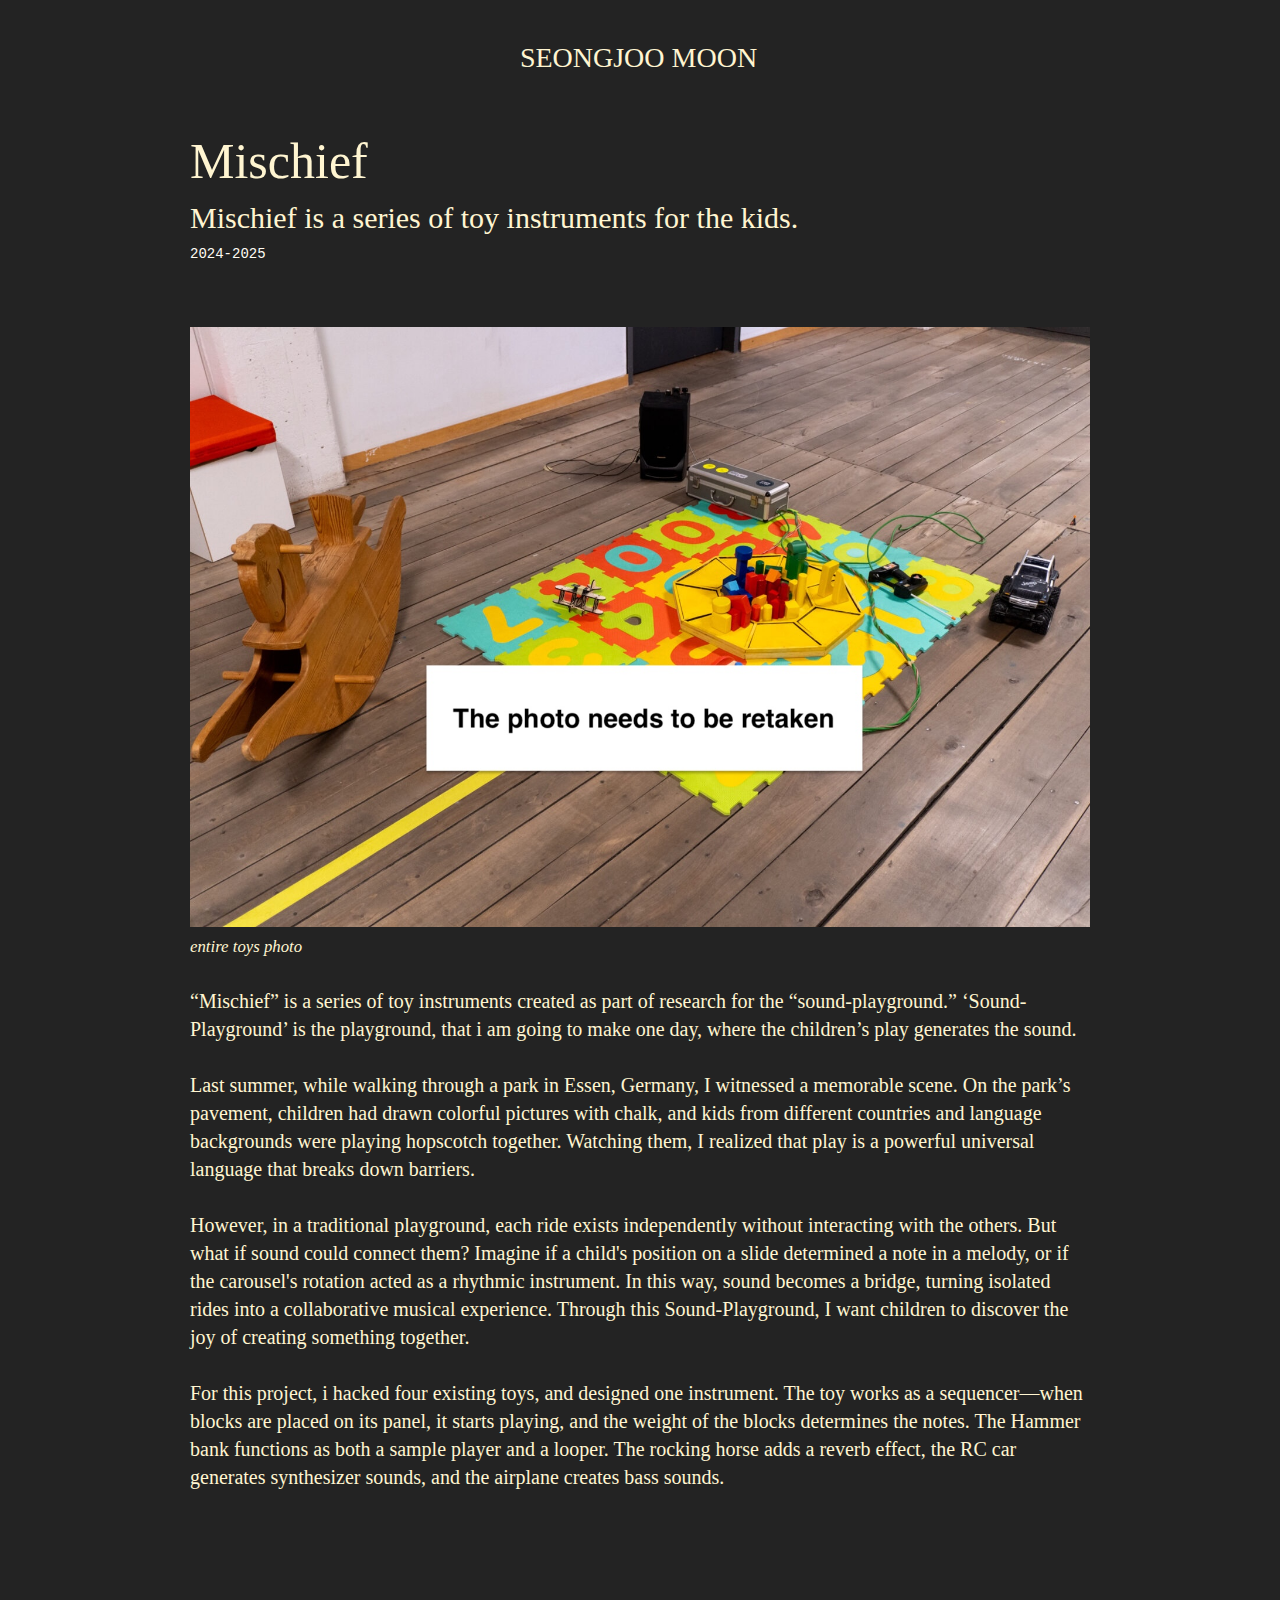
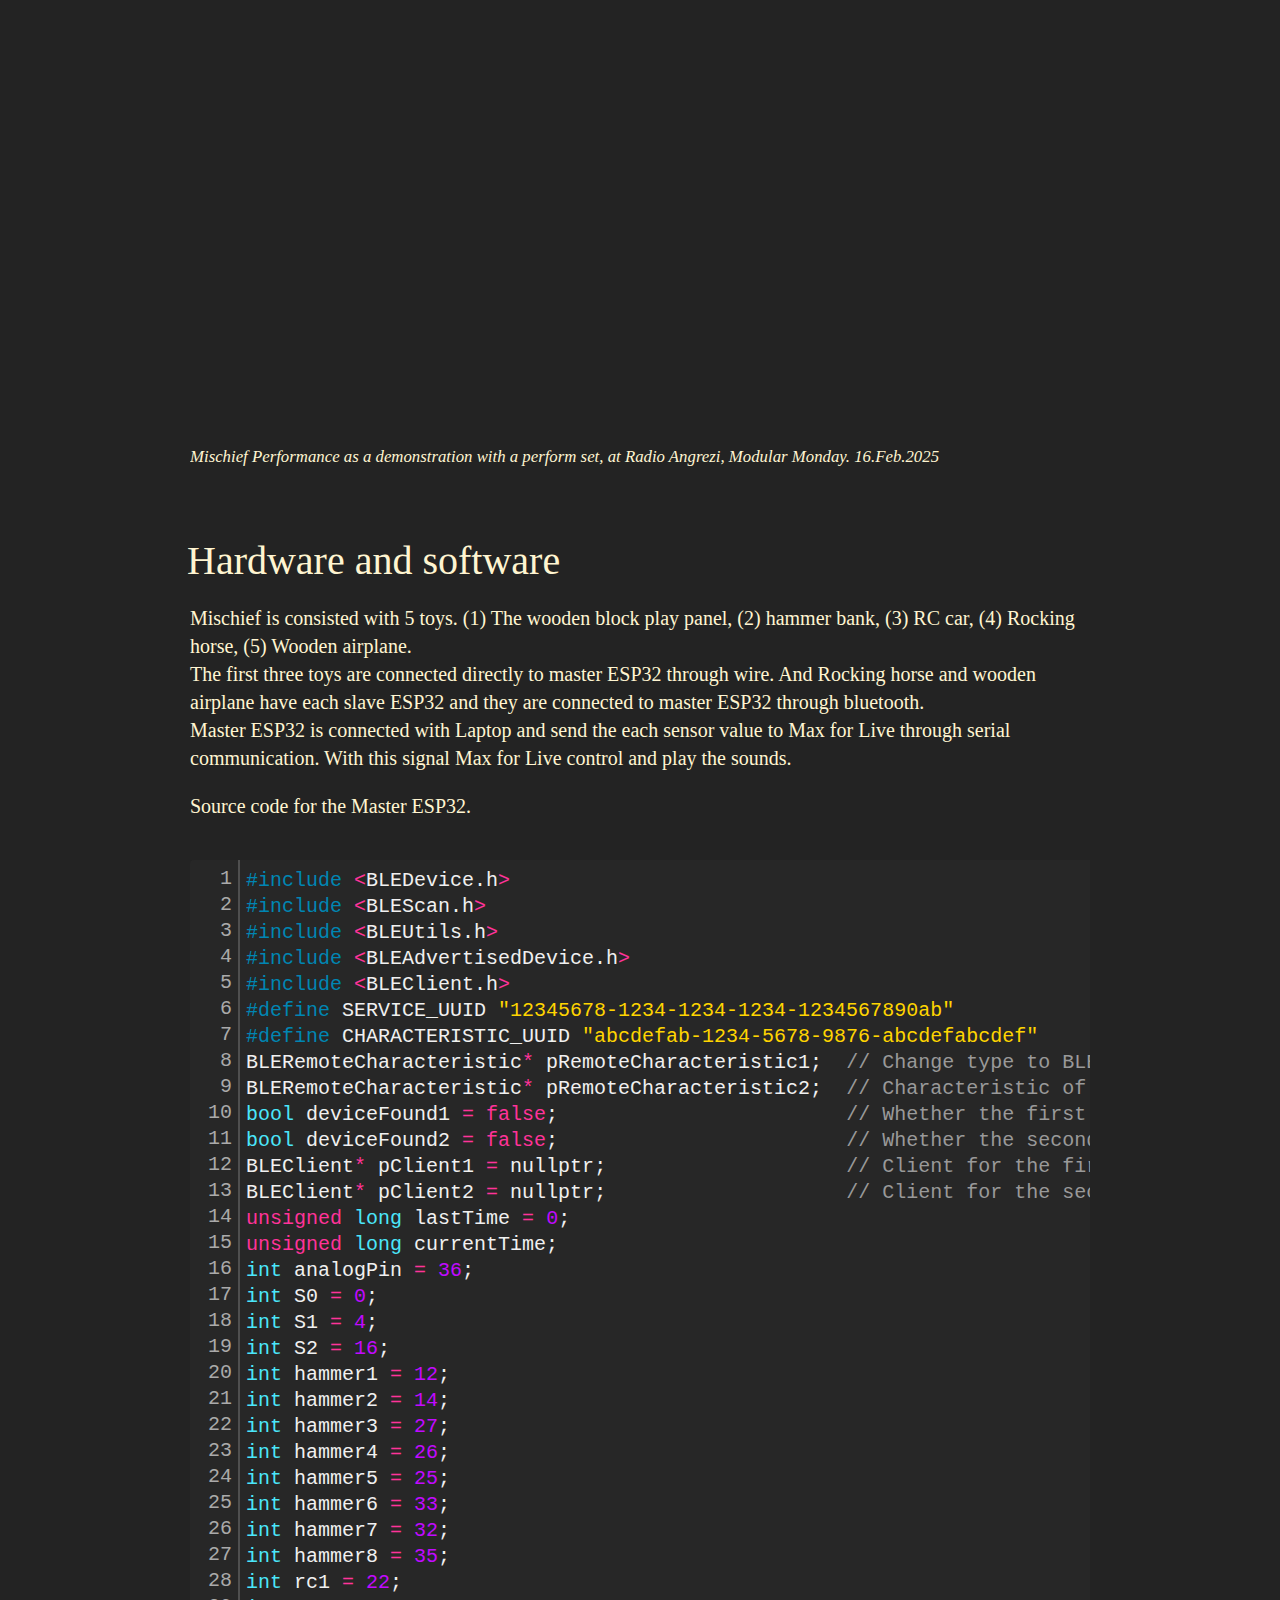
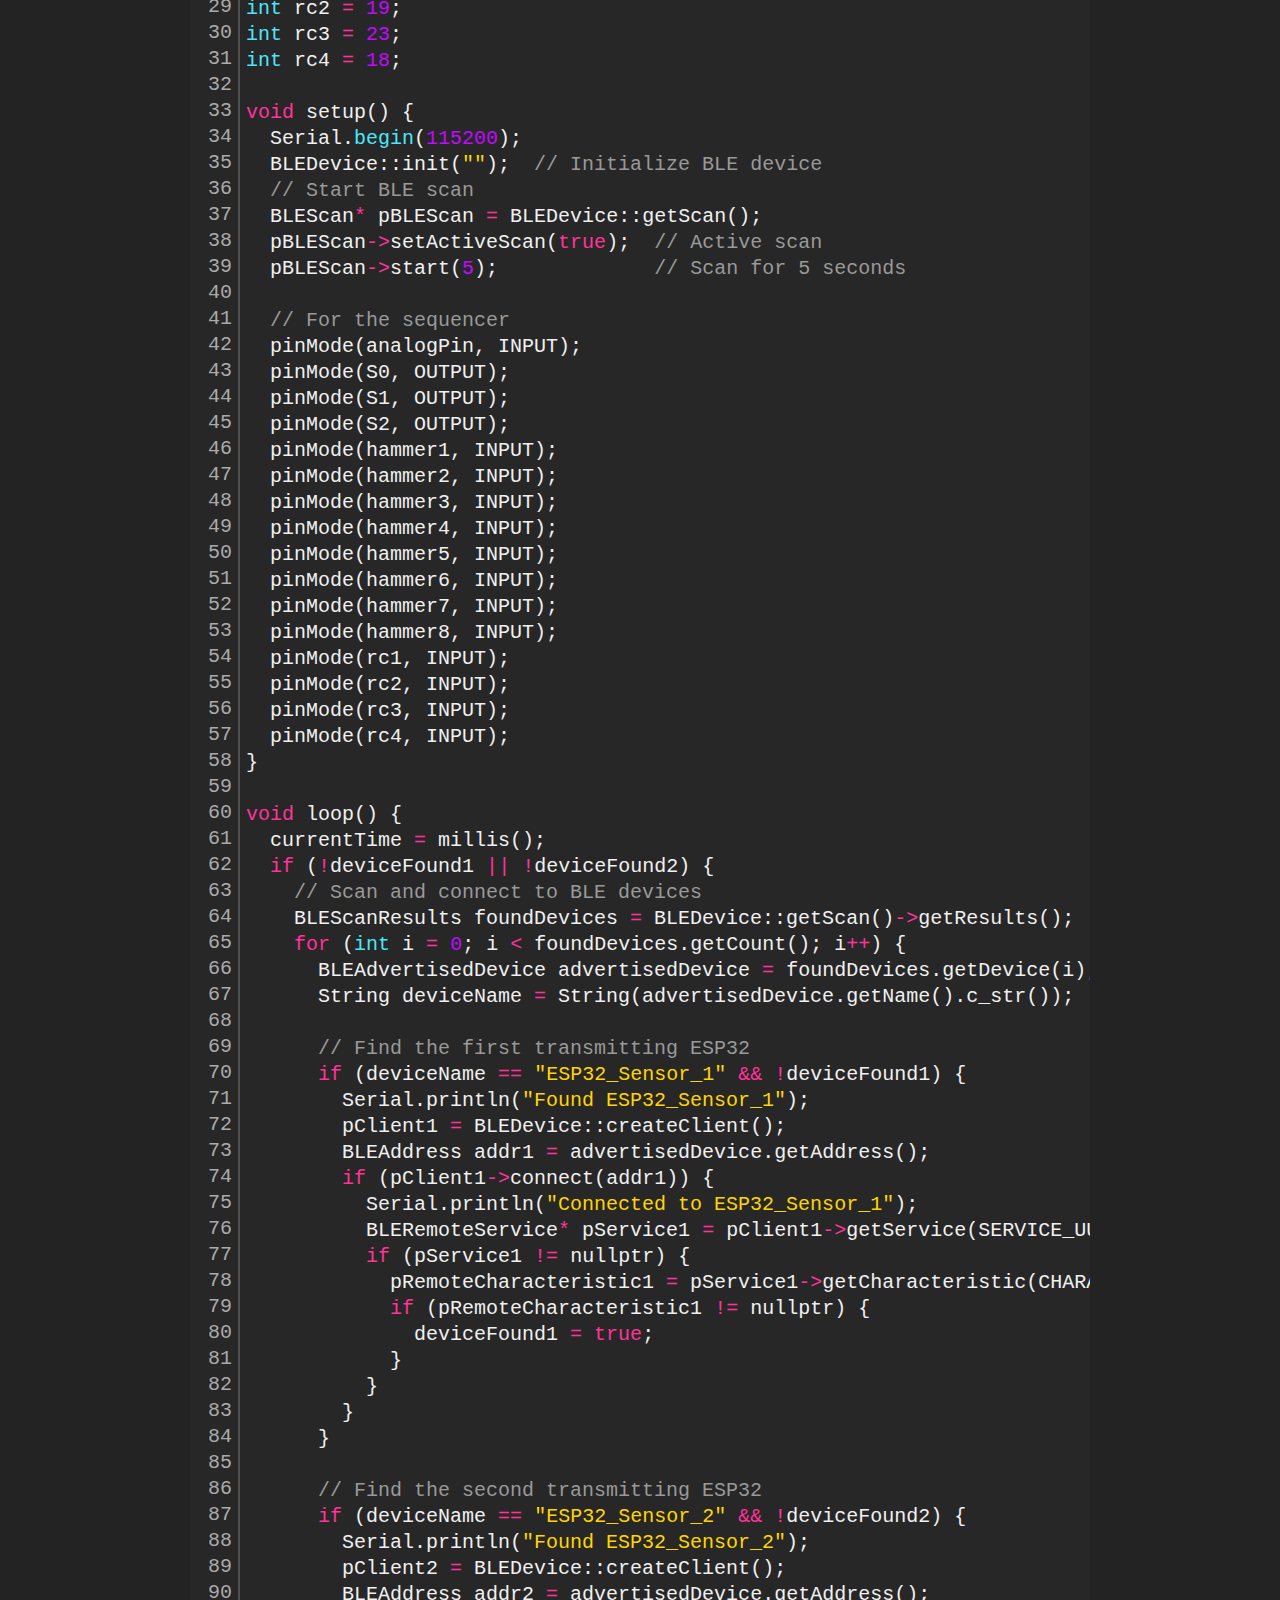
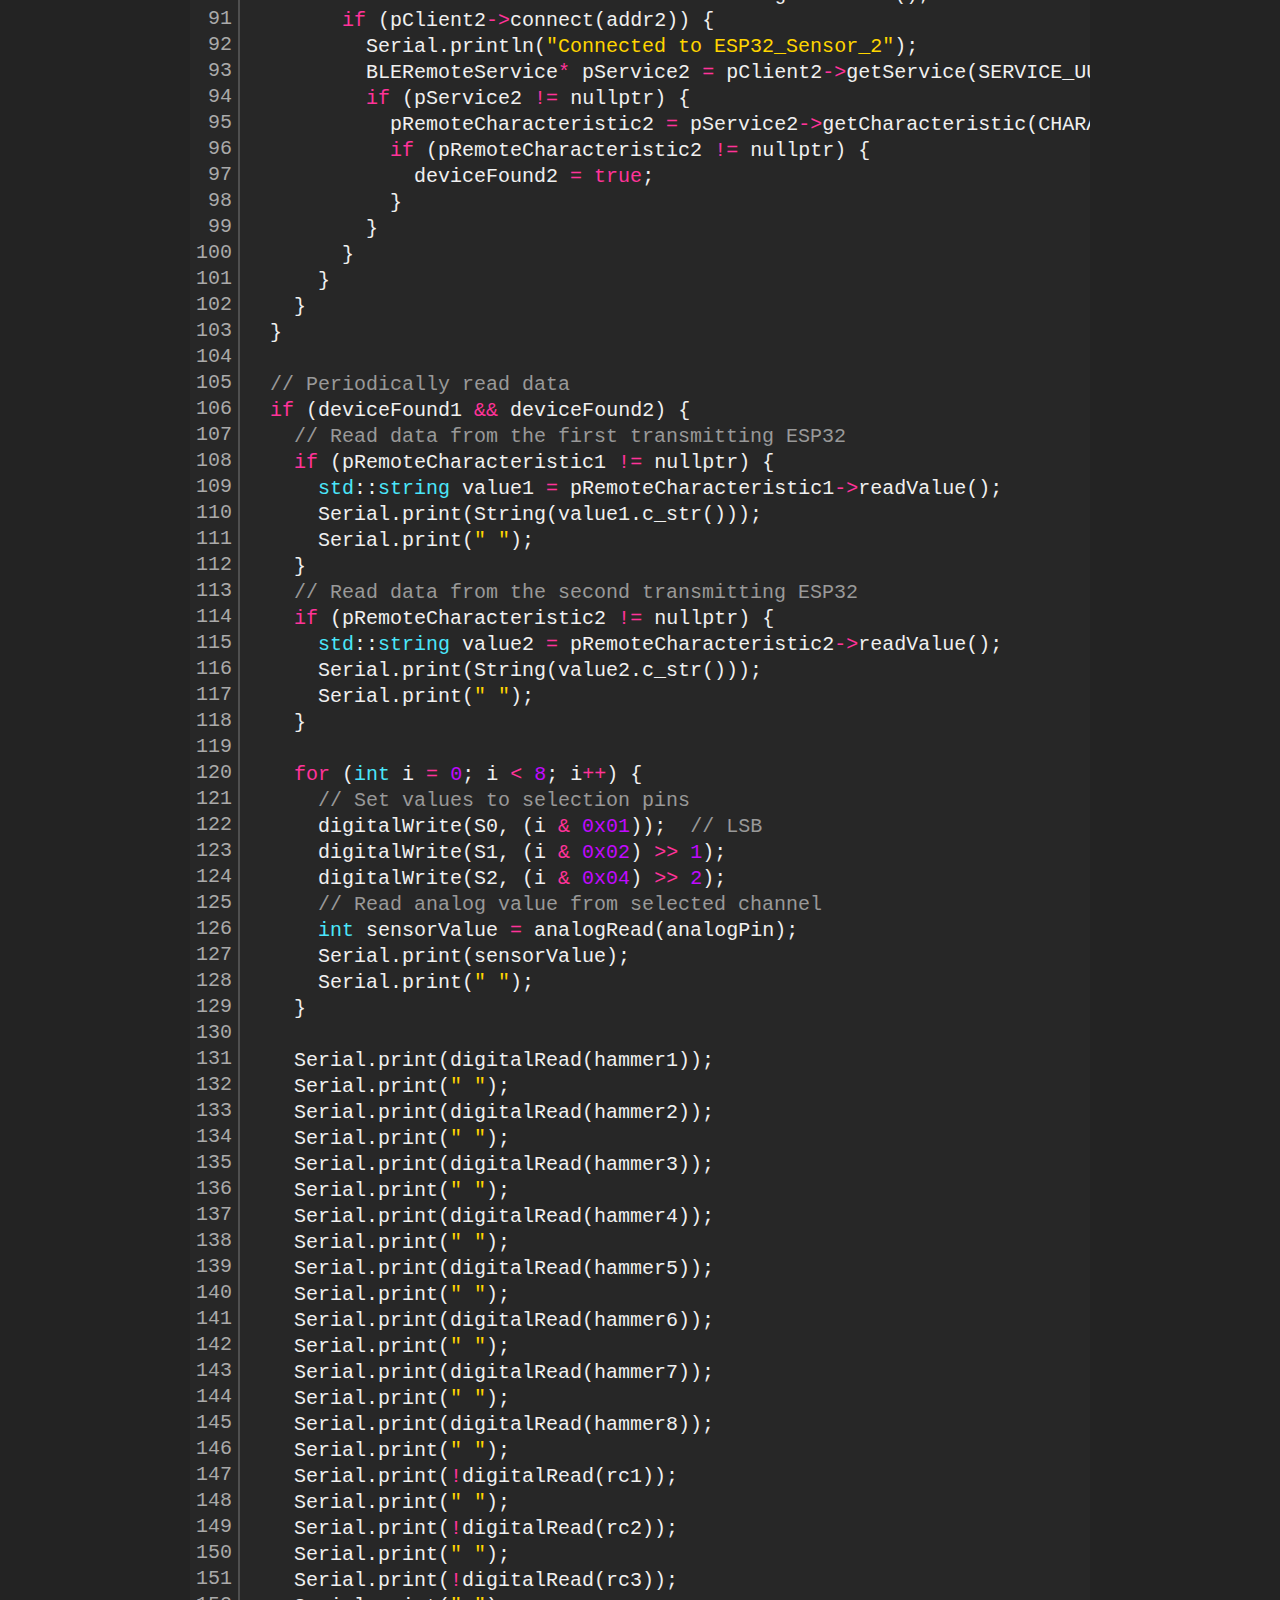
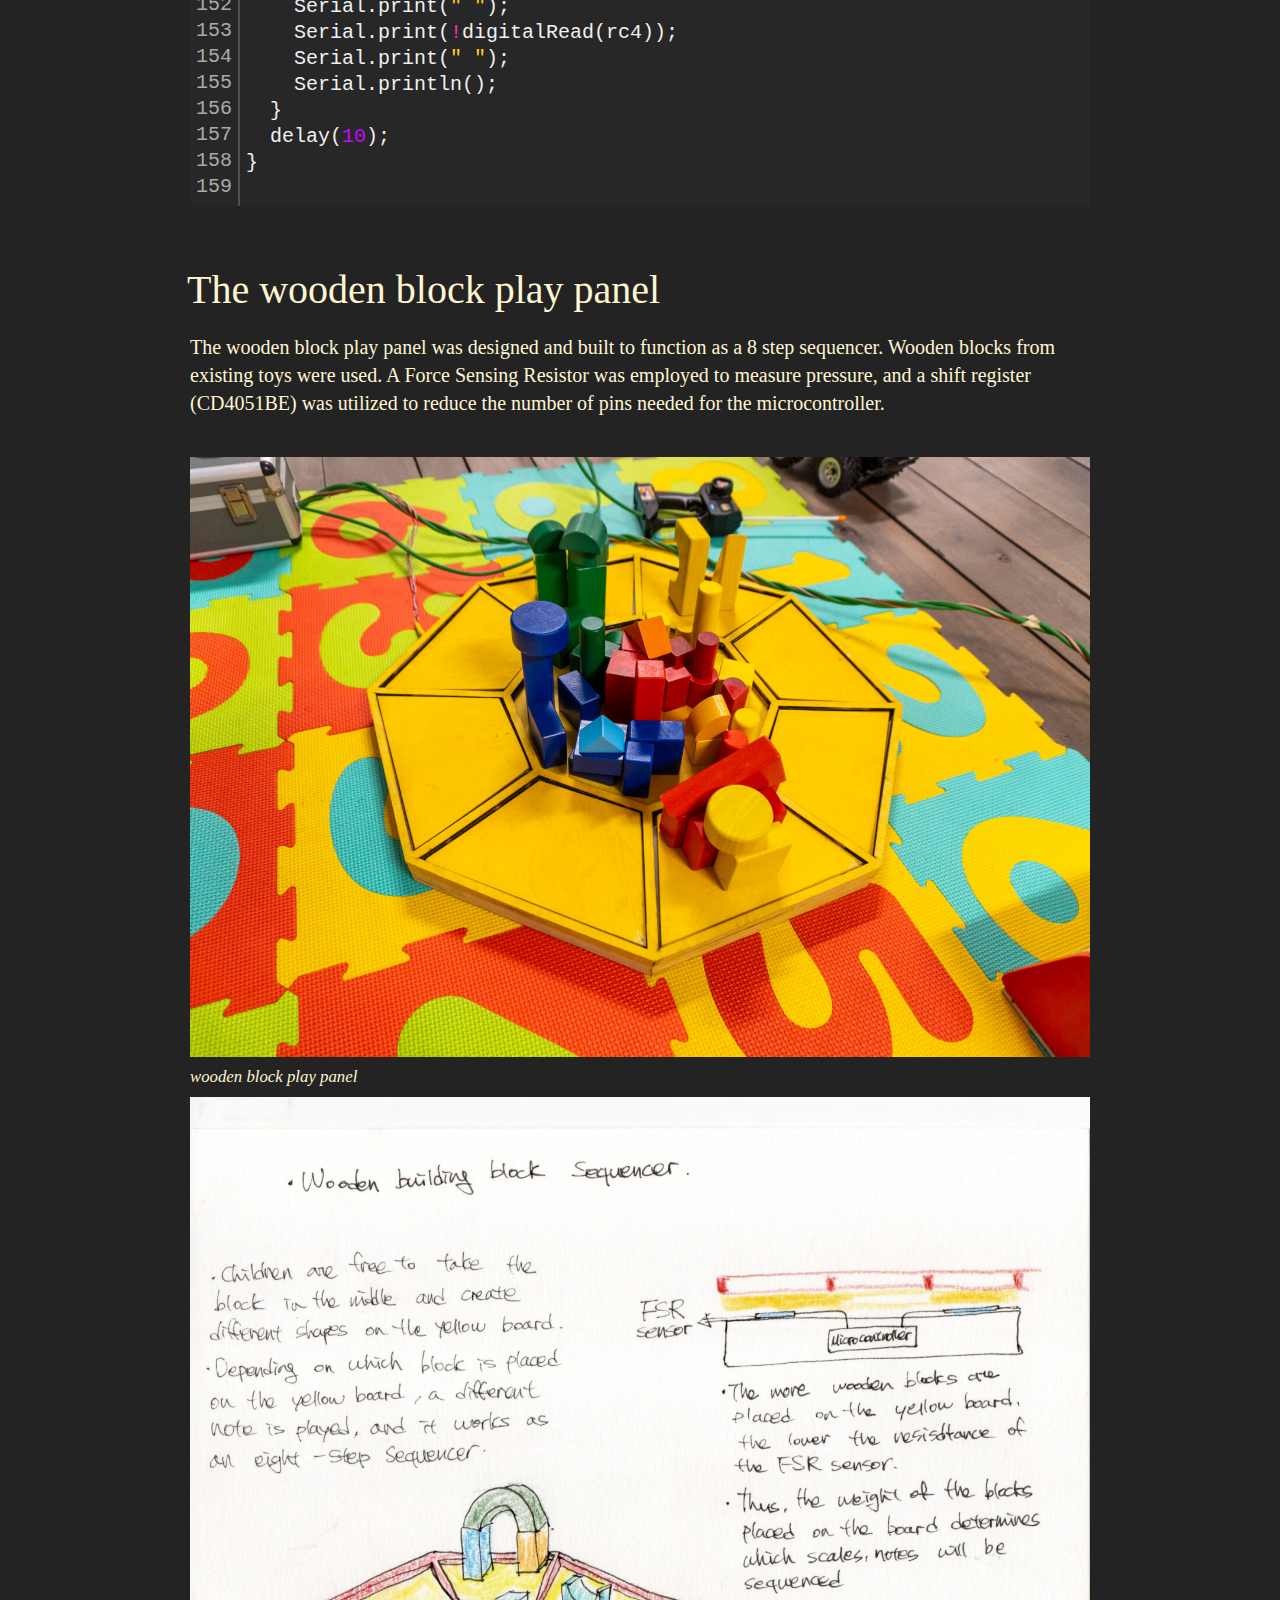
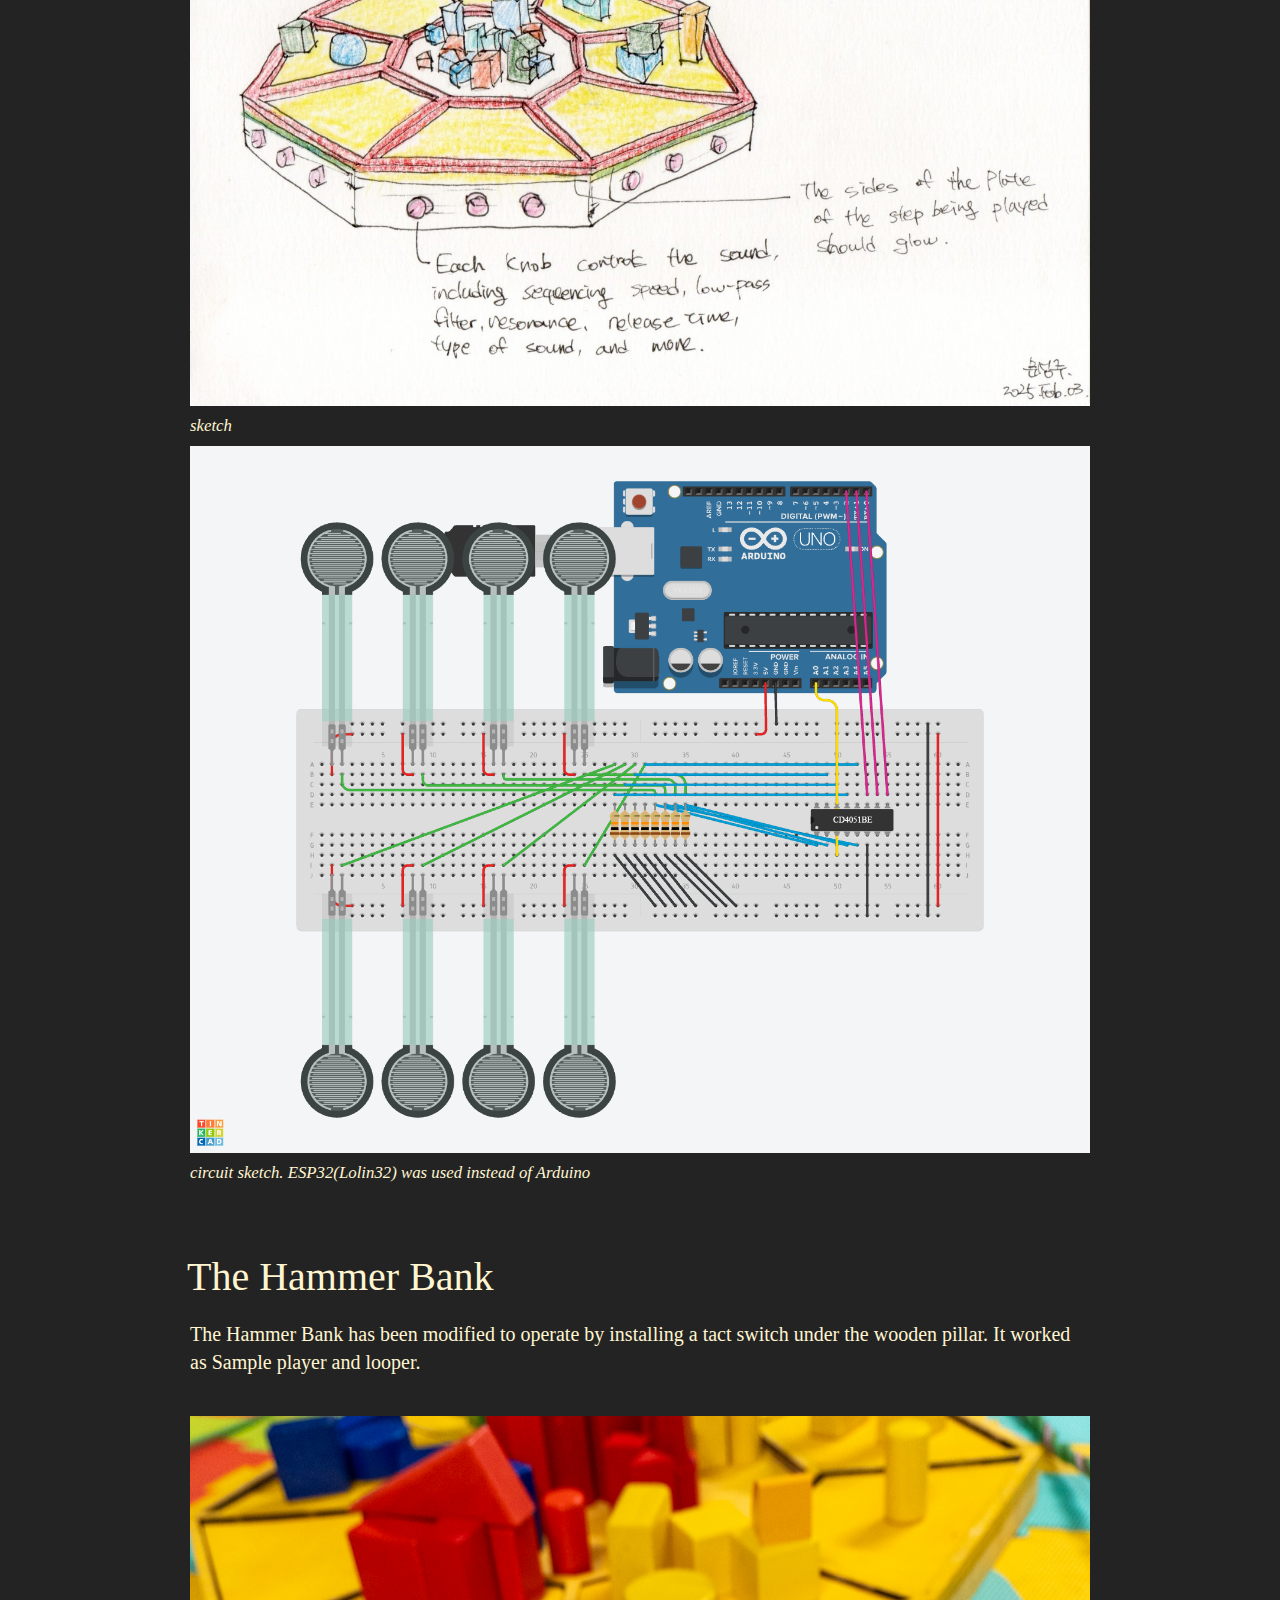
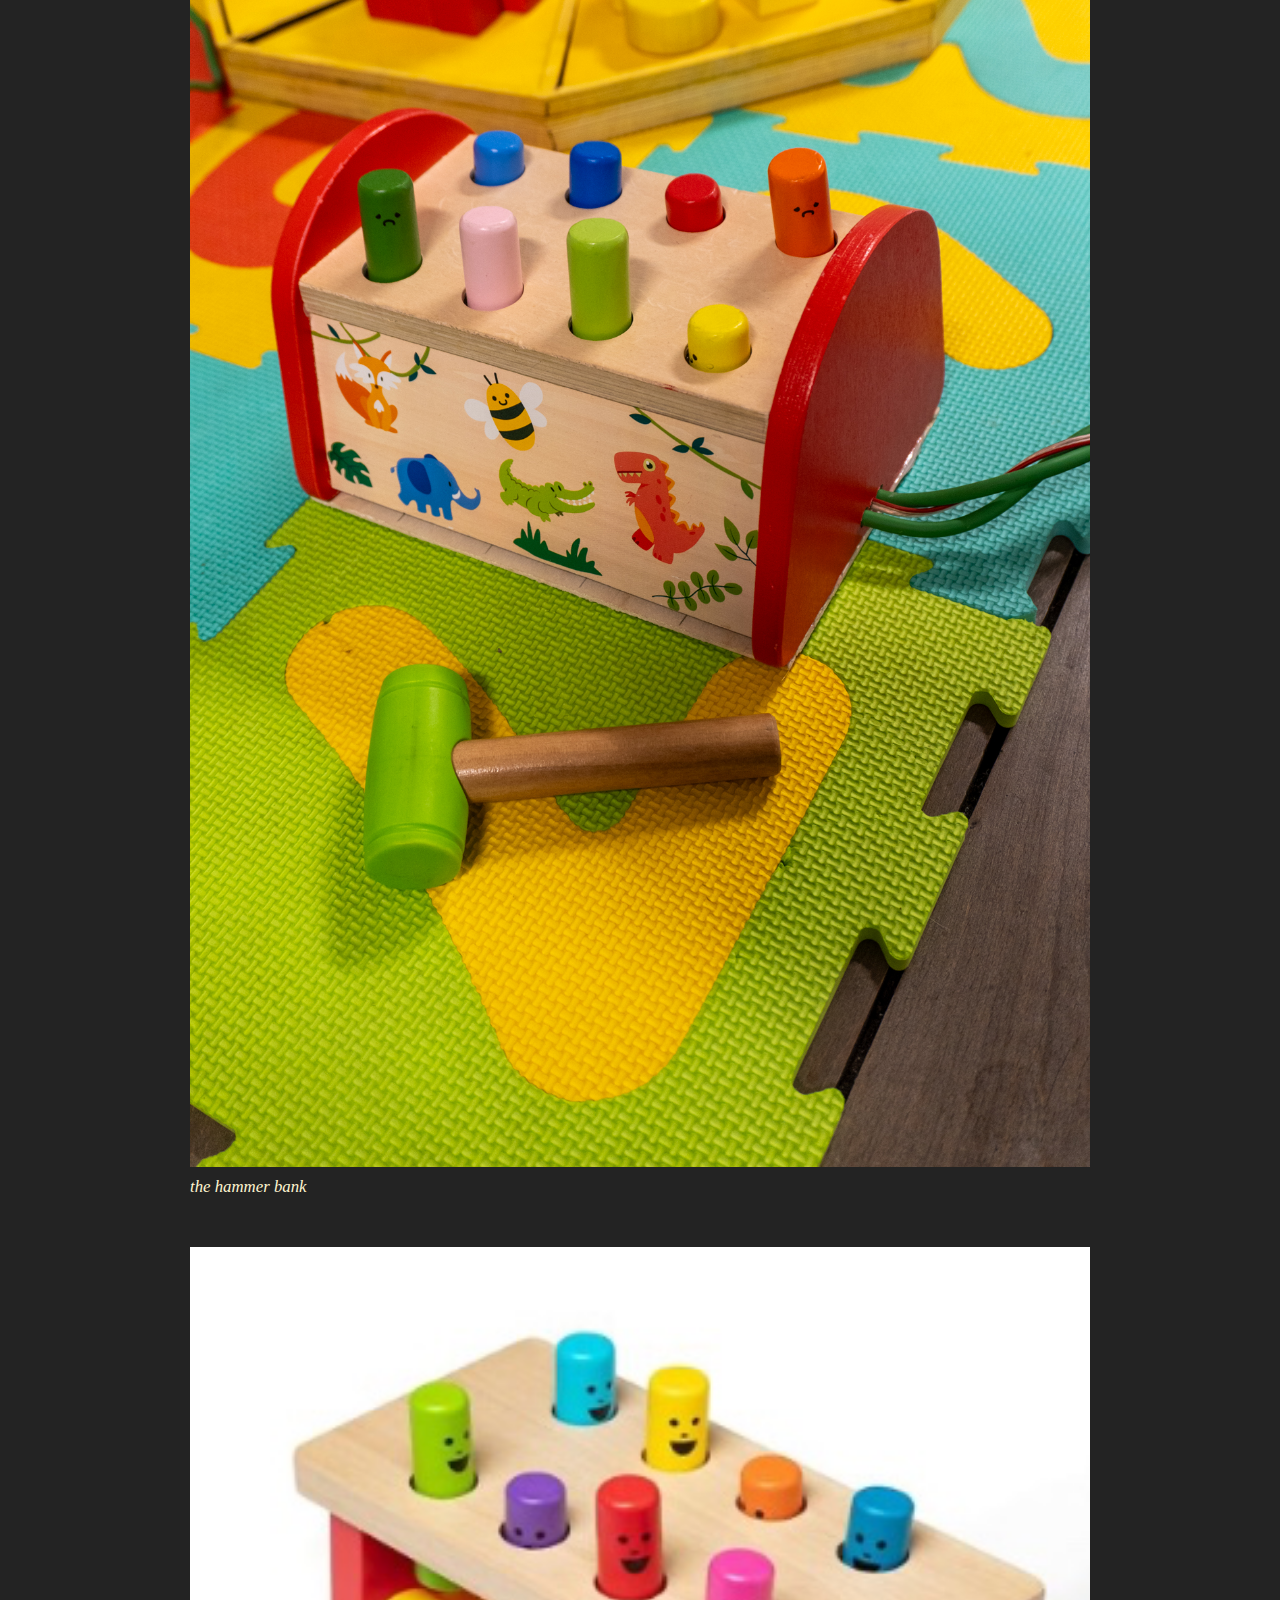
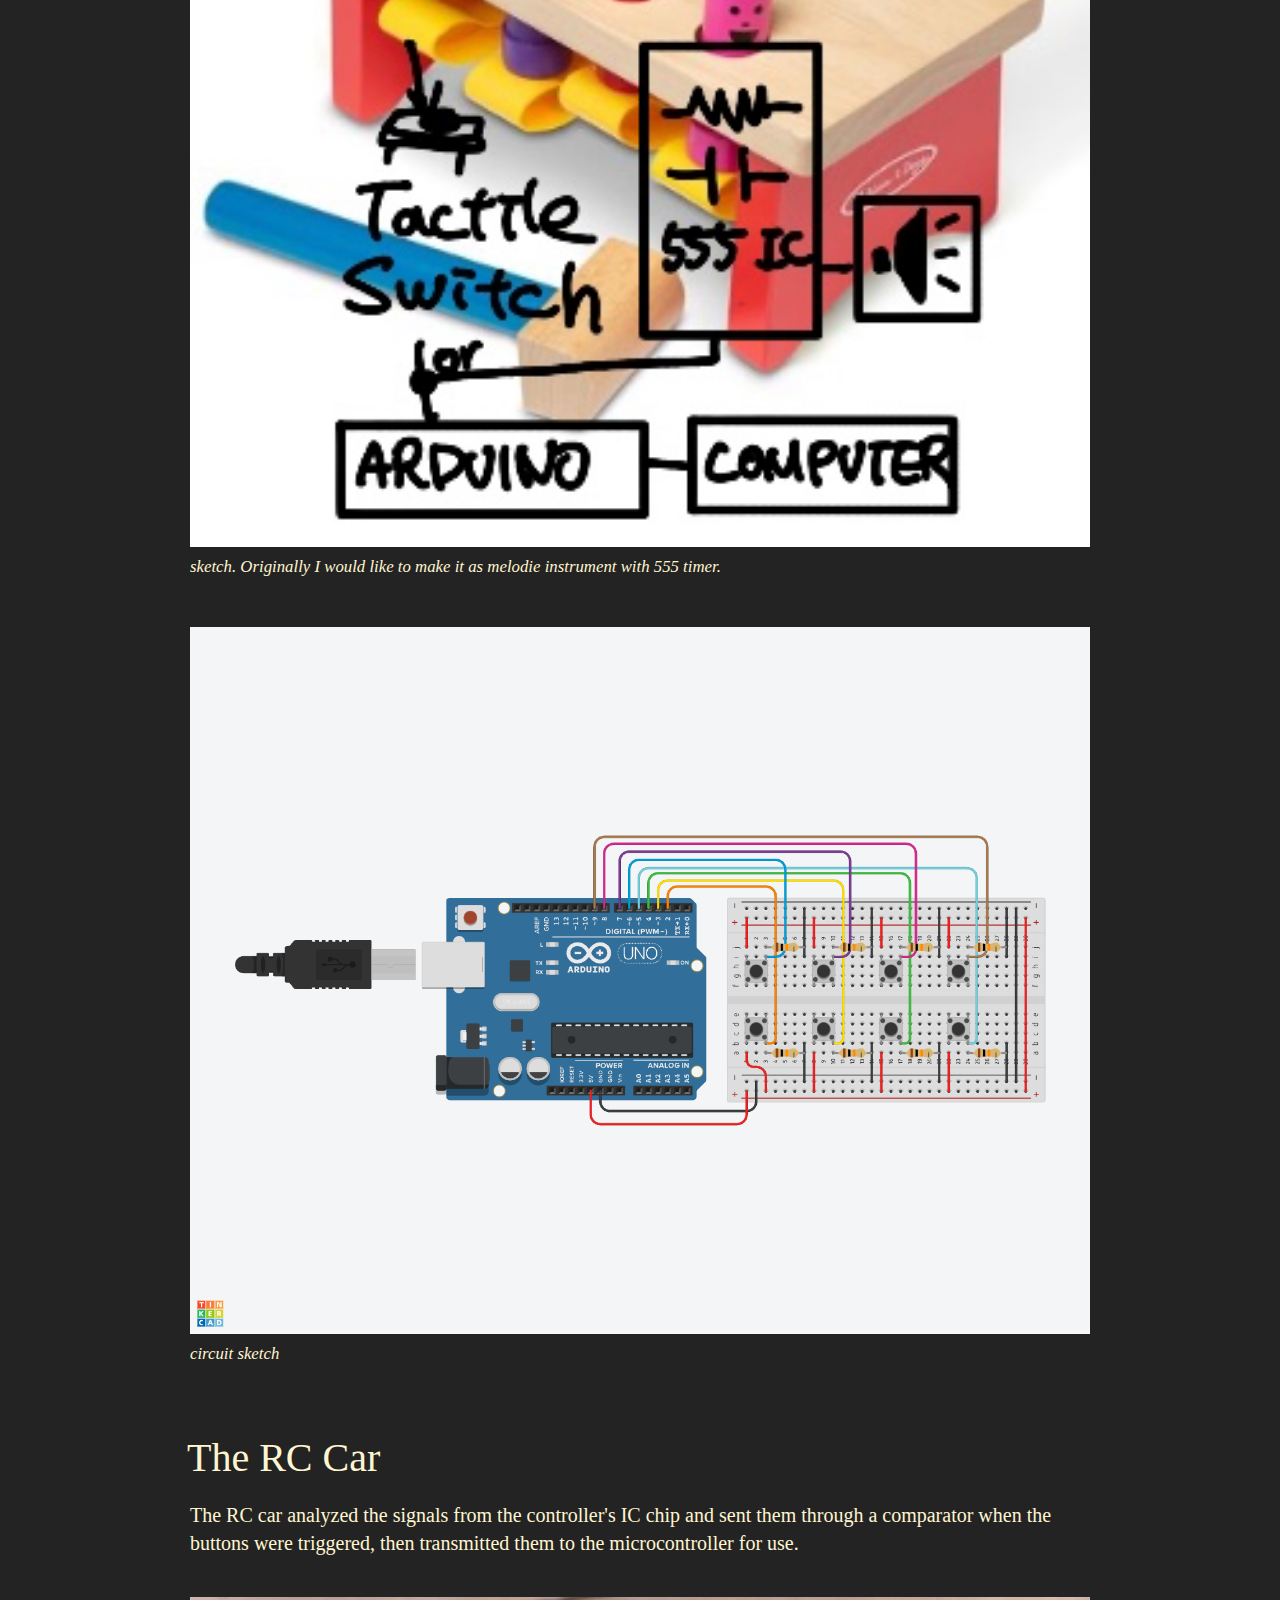
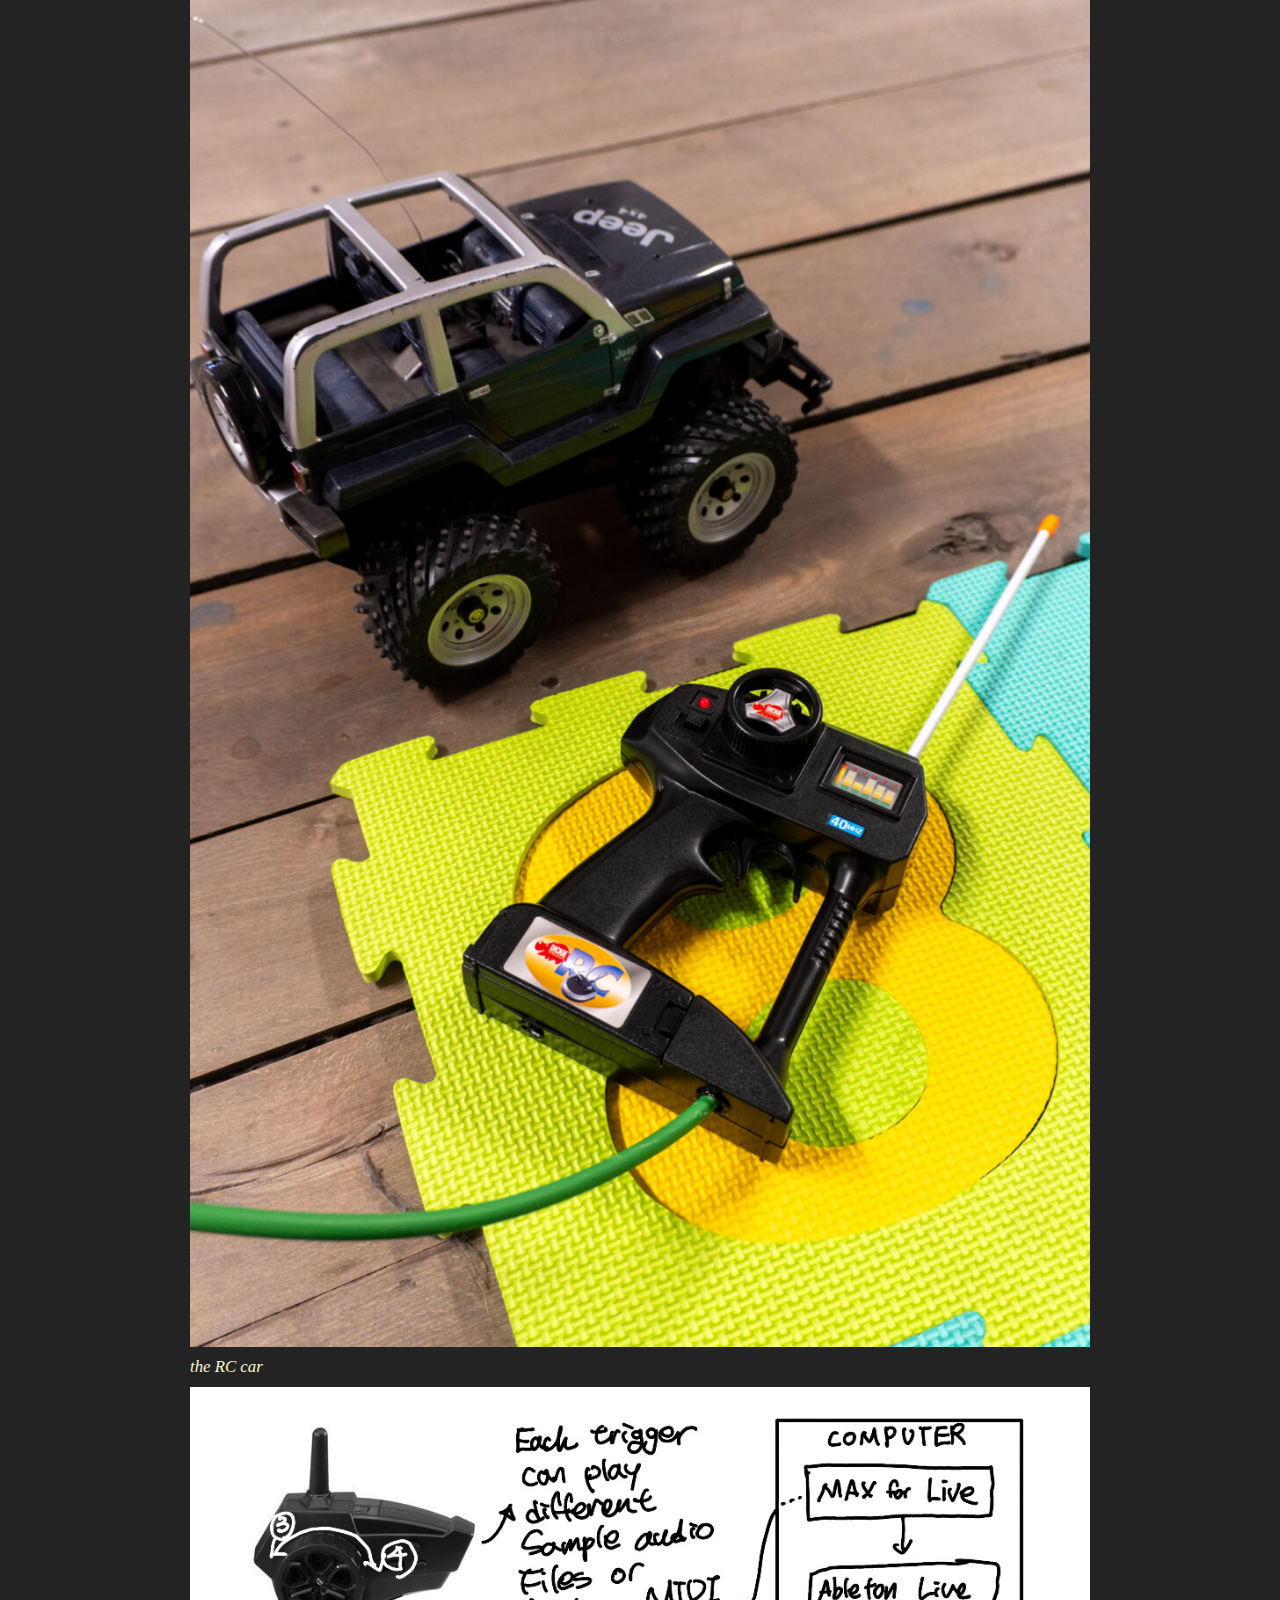
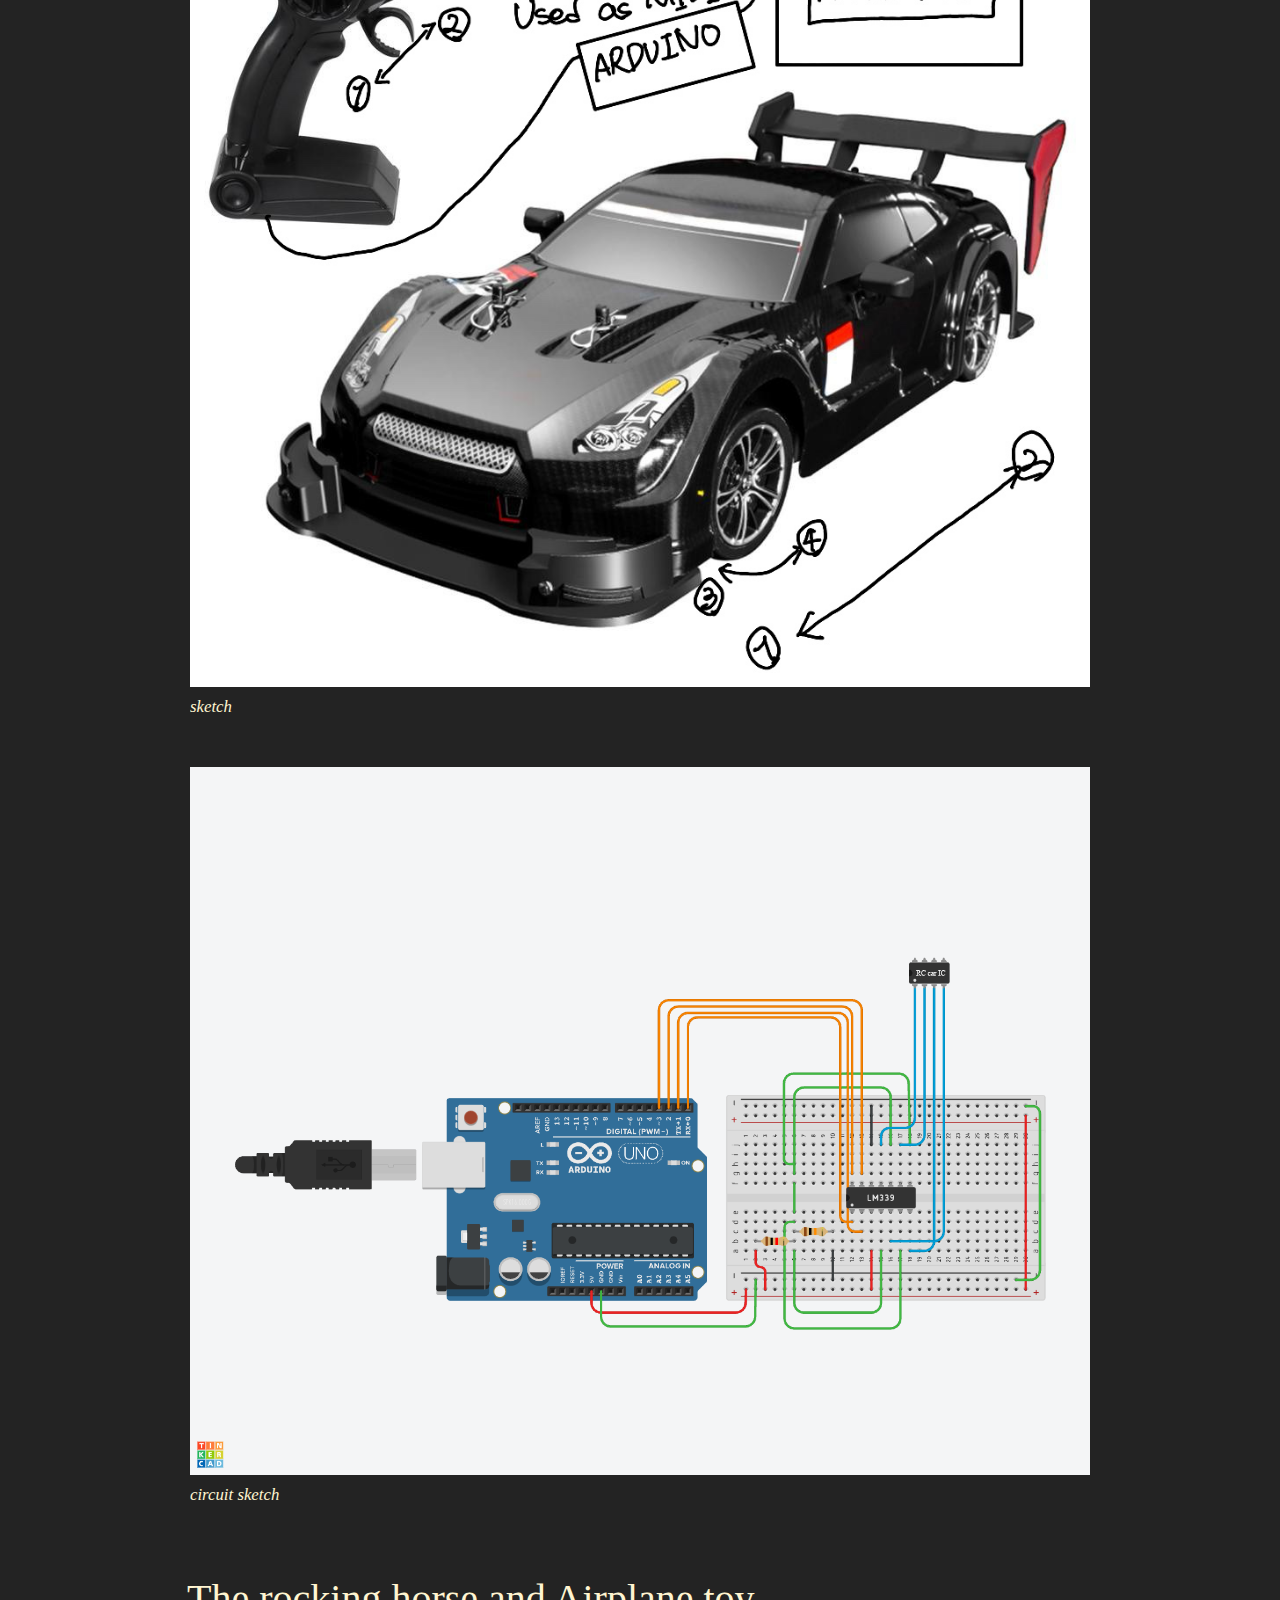
<file: projects/mischief.html>
<!DOCTYPE HTML>
<html lang="en">

<head>
    <meta charset="utf-8">

    <title>Seongjoo Moon Portfolio for HfK Bremen DM Master apply</title>

    <meta name="viewport" content="width=device-width, initial-scale=1">
    <meta name="description" content="Seongjoo Moon 문성주" />
    <meta name="keywords" content="Seongjoo Moon, Artist" />

    <link rel="stylesheet" href="../assets/style.css">
</head>

<body>
    <header class="site-header">
        <h1><a href="../index.html" id="top">Seongjoo Moon</a></h1>
    </header>

    <main class="article">
        <article>
            <section class="article" id="content">
                <header class="entry-header">
                    <h2 class="entry-title" style = "font-size: var(--font-xlarge);">
                        Mischief</h2>
                    <p class="summary">
                        Mischief is a series of toy instruments for the kids.
                    </p>
                    <div class="metadata">
                        <div><time class="published">2024-2025</time> </div>
                    </div>
                </header>

                <div class="entry-content">

                    <figure>
                        <img src="../assets/images/mischief-1.jpg" alt="mischief image">
                        <div class="figure-controls">
                            <figcaption class="caption">
                                <span><em>entire toys photo</em></span>
                            </figcaption>
                        </div>
                    </figure>
                    
                    <p></p>
                    <p>
                        “Mischief” is a series of toy instruments created as part of research for the
                        “sound-playground.”
                        ‘Sound-Playground’ is the playground, that i am going to make one day, where the children’s play
                        generates the sound.
                        <br>
                        <br>
                        Last summer, while walking through a park in Essen, Germany, I witnessed a memorable scene.
                        On the park’s pavement, children had drawn colorful pictures with chalk,
                        and kids from different countries and language backgrounds were playing hopscotch together.
                        Watching them, I realized that play is a powerful universal language that breaks down barriers.
                        <br>
                        <br>
                        However, in a traditional playground, each ride exists independently without interacting with
                        the others.
                        But what if sound could connect them? Imagine if a child's position on a slide determined a note
                        in a melody,
                        or if the carousel's rotation acted as a rhythmic instrument. In this way, sound becomes a
                        bridge, turning
                        isolated rides into a collaborative musical experience. Through this Sound-Playground, I want
                        children
                        to discover the joy of creating something together.
                        <br>
                        <br>
                        For this project, i hacked four existing toys, and designed one instrument.
                        The toy works as a sequencer—when blocks are placed on its panel, it starts playing,
                        and the weight of the blocks determines the notes. The Hammer bank functions as both a
                        sample player and a looper. The rocking horse adds a reverb effect, the RC car generates
                        synthesizer sounds,
                        and the airplane creates bass sounds.
                    </p>

                    <figure>
                        <div class="container">
                            <iframe class="responsive-iframe"
                                src="https://www.youtube.com/embed/sUJkwCw08is?si=pzyaZ3d7wjOoX1uA"
                                allowfullscreen></iframe>
                        </div>
                        <div class="figure-controls">
                            <figcaption class="caption">
                                <span><em>Mischief Performance as a demonstration with a perform set, at Radio
                                        Angrezi, Modular Monday. 16.Feb.2025</em></span>
                            </figcaption>
                        </div>
                    </figure>


                    <h2 id="Hardware">Hardware and software</h2>
                    
                    <p>
                        Mischief is consisted with 5 toys. 
                        (1) The wooden block play panel, (2) hammer bank, (3) RC car, (4) Rocking horse, (5) Wooden airplane.
                        <br>
                        The first three toys are connected directly to master ESP32 through wire. 
                        And Rocking horse and wooden airplane have each slave ESP32 and they are connected to master ESP32 through bluetooth.
                        <br>
                        Master ESP32 is connected with Laptop and send the each sensor value to Max for Live through serial communication. 
                        With this signal Max for Live control and play the sounds. 
                    </p>

                    <p>
                        Source code for the Master ESP32. 
                   </p>
                   <figure>
                        <div class="colorscripter-code" style="color:#f0f0f0;font-family:Consolas, 'Liberation Mono', Menlo, Courier, monospace !important; position:relative !important;overflow:auto"><table class="colorscripter-code-table" style="margin:0;padding:0;border:none;background-color:#272727;border-radius:4px;" cellspacing="0" cellpadding="0"><tr><td style="padding:6px;border-right:2px solid #4f4f4f"><div style="margin:0;padding:0;word-break:normal;text-align:right;color:#aaa;font-family:Consolas, 'Liberation Mono', Menlo, Courier, monospace !important;line-height:130%"><div style="line-height:130%">1</div><div style="line-height:130%">2</div><div style="line-height:130%">3</div><div style="line-height:130%">4</div><div style="line-height:130%">5</div><div style="line-height:130%">6</div><div style="line-height:130%">7</div><div style="line-height:130%">8</div><div style="line-height:130%">9</div><div style="line-height:130%">10</div><div style="line-height:130%">11</div><div style="line-height:130%">12</div><div style="line-height:130%">13</div><div style="line-height:130%">14</div><div style="line-height:130%">15</div><div style="line-height:130%">16</div><div style="line-height:130%">17</div><div style="line-height:130%">18</div><div style="line-height:130%">19</div><div style="line-height:130%">20</div><div style="line-height:130%">21</div><div style="line-height:130%">22</div><div style="line-height:130%">23</div><div style="line-height:130%">24</div><div style="line-height:130%">25</div><div style="line-height:130%">26</div><div style="line-height:130%">27</div><div style="line-height:130%">28</div><div style="line-height:130%">29</div><div style="line-height:130%">30</div><div style="line-height:130%">31</div><div style="line-height:130%">32</div><div style="line-height:130%">33</div><div style="line-height:130%">34</div><div style="line-height:130%">35</div><div style="line-height:130%">36</div><div style="line-height:130%">37</div><div style="line-height:130%">38</div><div style="line-height:130%">39</div><div style="line-height:130%">40</div><div style="line-height:130%">41</div><div style="line-height:130%">42</div><div style="line-height:130%">43</div><div style="line-height:130%">44</div><div style="line-height:130%">45</div><div style="line-height:130%">46</div><div style="line-height:130%">47</div><div style="line-height:130%">48</div><div style="line-height:130%">49</div><div style="line-height:130%">50</div><div style="line-height:130%">51</div><div style="line-height:130%">52</div><div style="line-height:130%">53</div><div style="line-height:130%">54</div><div style="line-height:130%">55</div><div style="line-height:130%">56</div><div style="line-height:130%">57</div><div style="line-height:130%">58</div><div style="line-height:130%">59</div><div style="line-height:130%">60</div><div style="line-height:130%">61</div><div style="line-height:130%">62</div><div style="line-height:130%">63</div><div style="line-height:130%">64</div><div style="line-height:130%">65</div><div style="line-height:130%">66</div><div style="line-height:130%">67</div><div style="line-height:130%">68</div><div style="line-height:130%">69</div><div style="line-height:130%">70</div><div style="line-height:130%">71</div><div style="line-height:130%">72</div><div style="line-height:130%">73</div><div style="line-height:130%">74</div><div style="line-height:130%">75</div><div style="line-height:130%">76</div><div style="line-height:130%">77</div><div style="line-height:130%">78</div><div style="line-height:130%">79</div><div style="line-height:130%">80</div><div style="line-height:130%">81</div><div style="line-height:130%">82</div><div style="line-height:130%">83</div><div style="line-height:130%">84</div><div style="line-height:130%">85</div><div style="line-height:130%">86</div><div style="line-height:130%">87</div><div style="line-height:130%">88</div><div style="line-height:130%">89</div><div style="line-height:130%">90</div><div style="line-height:130%">91</div><div style="line-height:130%">92</div><div style="line-height:130%">93</div><div style="line-height:130%">94</div><div style="line-height:130%">95</div><div style="line-height:130%">96</div><div style="line-height:130%">97</div><div style="line-height:130%">98</div><div style="line-height:130%">99</div><div style="line-height:130%">100</div><div style="line-height:130%">101</div><div style="line-height:130%">102</div><div style="line-height:130%">103</div><div style="line-height:130%">104</div><div style="line-height:130%">105</div><div style="line-height:130%">106</div><div style="line-height:130%">107</div><div style="line-height:130%">108</div><div style="line-height:130%">109</div><div style="line-height:130%">110</div><div style="line-height:130%">111</div><div style="line-height:130%">112</div><div style="line-height:130%">113</div><div style="line-height:130%">114</div><div style="line-height:130%">115</div><div style="line-height:130%">116</div><div style="line-height:130%">117</div><div style="line-height:130%">118</div><div style="line-height:130%">119</div><div style="line-height:130%">120</div><div style="line-height:130%">121</div><div style="line-height:130%">122</div><div style="line-height:130%">123</div><div style="line-height:130%">124</div><div style="line-height:130%">125</div><div style="line-height:130%">126</div><div style="line-height:130%">127</div><div style="line-height:130%">128</div><div style="line-height:130%">129</div><div style="line-height:130%">130</div><div style="line-height:130%">131</div><div style="line-height:130%">132</div><div style="line-height:130%">133</div><div style="line-height:130%">134</div><div style="line-height:130%">135</div><div style="line-height:130%">136</div><div style="line-height:130%">137</div><div style="line-height:130%">138</div><div style="line-height:130%">139</div><div style="line-height:130%">140</div><div style="line-height:130%">141</div><div style="line-height:130%">142</div><div style="line-height:130%">143</div><div style="line-height:130%">144</div><div style="line-height:130%">145</div><div style="line-height:130%">146</div><div style="line-height:130%">147</div><div style="line-height:130%">148</div><div style="line-height:130%">149</div><div style="line-height:130%">150</div><div style="line-height:130%">151</div><div style="line-height:130%">152</div><div style="line-height:130%">153</div><div style="line-height:130%">154</div><div style="line-height:130%">155</div><div style="line-height:130%">156</div><div style="line-height:130%">157</div><div style="line-height:130%">158</div><div style="line-height:130%">159</div></div></td><td style="padding:6px 0;text-align:left"><div style="margin:0;padding:0;color:#f0f0f0;font-family:Consolas, 'Liberation Mono', Menlo, Courier, monospace !important;line-height:130%"><div style="padding:0 6px; white-space:pre; line-height:130%"><span style="color:#0086b3">#include</span>&nbsp;<span style="color:#aaffaa"></span><span style="color:#ff3399">&lt;</span>BLEDevice.h<span style="color:#aaffaa"></span><span style="color:#ff3399">&gt;</span></div><div style="padding:0 6px; white-space:pre; line-height:130%"><span style="color:#0086b3">#include</span>&nbsp;<span style="color:#aaffaa"></span><span style="color:#ff3399">&lt;</span>BLEScan.h<span style="color:#aaffaa"></span><span style="color:#ff3399">&gt;</span></div><div style="padding:0 6px; white-space:pre; line-height:130%"><span style="color:#0086b3">#include</span>&nbsp;<span style="color:#aaffaa"></span><span style="color:#ff3399">&lt;</span>BLEUtils.h<span style="color:#aaffaa"></span><span style="color:#ff3399">&gt;</span></div><div style="padding:0 6px; white-space:pre; line-height:130%"><span style="color:#0086b3">#include</span>&nbsp;<span style="color:#aaffaa"></span><span style="color:#ff3399">&lt;</span>BLEAdvertisedDevice.h<span style="color:#aaffaa"></span><span style="color:#ff3399">&gt;</span></div><div style="padding:0 6px; white-space:pre; line-height:130%"><span style="color:#0086b3">#include</span>&nbsp;<span style="color:#aaffaa"></span><span style="color:#ff3399">&lt;</span>BLEClient.h<span style="color:#aaffaa"></span><span style="color:#ff3399">&gt;</span></div><div style="padding:0 6px; white-space:pre; line-height:130%"><span style="color:#0086b3">#define</span>&nbsp;SERVICE_UUID&nbsp;<span style="color:#ffd500">"12345678-1234-1234-1234-1234567890ab"</span></div><div style="padding:0 6px; white-space:pre; line-height:130%"><span style="color:#0086b3">#define</span>&nbsp;CHARACTERISTIC_UUID&nbsp;<span style="color:#ffd500">"abcdefab-1234-5678-9876-abcdefabcdef"</span></div><div style="padding:0 6px; white-space:pre; line-height:130%">BLERemoteCharacteristic<span style="color:#aaffaa"></span><span style="color:#ff3399">*</span>&nbsp;pRemoteCharacteristic1;&nbsp;&nbsp;<span style="color:#999999">//&nbsp;Change&nbsp;type&nbsp;to&nbsp;BLERemoteCharacteristic</span></div><div style="padding:0 6px; white-space:pre; line-height:130%">BLERemoteCharacteristic<span style="color:#aaffaa"></span><span style="color:#ff3399">*</span>&nbsp;pRemoteCharacteristic2;&nbsp;&nbsp;<span style="color:#999999">//&nbsp;Characteristic&nbsp;of&nbsp;the&nbsp;second&nbsp;transmitting&nbsp;ESP32</span></div><div style="padding:0 6px; white-space:pre; line-height:130%"><span style="color:#4be6fa">bool</span>&nbsp;deviceFound1&nbsp;<span style="color:#aaffaa"></span><span style="color:#ff3399">=</span>&nbsp;<span style="color:#ff3399">false</span>;&nbsp;&nbsp;&nbsp;&nbsp;&nbsp;&nbsp;&nbsp;&nbsp;&nbsp;&nbsp;&nbsp;&nbsp;&nbsp;&nbsp;&nbsp;&nbsp;&nbsp;&nbsp;&nbsp;&nbsp;&nbsp;&nbsp;&nbsp;&nbsp;<span style="color:#999999">//&nbsp;Whether&nbsp;the&nbsp;first&nbsp;transmitting&nbsp;ESP32&nbsp;was&nbsp;found</span></div><div style="padding:0 6px; white-space:pre; line-height:130%"><span style="color:#4be6fa">bool</span>&nbsp;deviceFound2&nbsp;<span style="color:#aaffaa"></span><span style="color:#ff3399">=</span>&nbsp;<span style="color:#ff3399">false</span>;&nbsp;&nbsp;&nbsp;&nbsp;&nbsp;&nbsp;&nbsp;&nbsp;&nbsp;&nbsp;&nbsp;&nbsp;&nbsp;&nbsp;&nbsp;&nbsp;&nbsp;&nbsp;&nbsp;&nbsp;&nbsp;&nbsp;&nbsp;&nbsp;<span style="color:#999999">//&nbsp;Whether&nbsp;the&nbsp;second&nbsp;transmitting&nbsp;ESP32&nbsp;was&nbsp;found</span></div><div style="padding:0 6px; white-space:pre; line-height:130%">BLEClient<span style="color:#aaffaa"></span><span style="color:#ff3399">*</span>&nbsp;pClient1&nbsp;<span style="color:#aaffaa"></span><span style="color:#ff3399">=</span>&nbsp;nullptr;&nbsp;&nbsp;&nbsp;&nbsp;&nbsp;&nbsp;&nbsp;&nbsp;&nbsp;&nbsp;&nbsp;&nbsp;&nbsp;&nbsp;&nbsp;&nbsp;&nbsp;&nbsp;&nbsp;&nbsp;<span style="color:#999999">//&nbsp;Client&nbsp;for&nbsp;the&nbsp;first&nbsp;transmitting&nbsp;ESP32</span></div><div style="padding:0 6px; white-space:pre; line-height:130%">BLEClient<span style="color:#aaffaa"></span><span style="color:#ff3399">*</span>&nbsp;pClient2&nbsp;<span style="color:#aaffaa"></span><span style="color:#ff3399">=</span>&nbsp;nullptr;&nbsp;&nbsp;&nbsp;&nbsp;&nbsp;&nbsp;&nbsp;&nbsp;&nbsp;&nbsp;&nbsp;&nbsp;&nbsp;&nbsp;&nbsp;&nbsp;&nbsp;&nbsp;&nbsp;&nbsp;<span style="color:#999999">//&nbsp;Client&nbsp;for&nbsp;the&nbsp;second&nbsp;transmitting&nbsp;ESP32</span></div><div style="padding:0 6px; white-space:pre; line-height:130%"><span style="color:#ff3399">unsigned</span>&nbsp;<span style="color:#4be6fa">long</span>&nbsp;lastTime&nbsp;<span style="color:#aaffaa"></span><span style="color:#ff3399">=</span>&nbsp;<span style="color:#c10aff">0</span>;</div><div style="padding:0 6px; white-space:pre; line-height:130%"><span style="color:#ff3399">unsigned</span>&nbsp;<span style="color:#4be6fa">long</span>&nbsp;currentTime;</div><div style="padding:0 6px; white-space:pre; line-height:130%"><span style="color:#4be6fa">int</span>&nbsp;analogPin&nbsp;<span style="color:#aaffaa"></span><span style="color:#ff3399">=</span>&nbsp;<span style="color:#c10aff">36</span>;</div><div style="padding:0 6px; white-space:pre; line-height:130%"><span style="color:#4be6fa">int</span>&nbsp;S0&nbsp;<span style="color:#aaffaa"></span><span style="color:#ff3399">=</span>&nbsp;<span style="color:#c10aff">0</span>;</div><div style="padding:0 6px; white-space:pre; line-height:130%"><span style="color:#4be6fa">int</span>&nbsp;S1&nbsp;<span style="color:#aaffaa"></span><span style="color:#ff3399">=</span>&nbsp;<span style="color:#c10aff">4</span>;</div><div style="padding:0 6px; white-space:pre; line-height:130%"><span style="color:#4be6fa">int</span>&nbsp;S2&nbsp;<span style="color:#aaffaa"></span><span style="color:#ff3399">=</span>&nbsp;<span style="color:#c10aff">16</span>;</div><div style="padding:0 6px; white-space:pre; line-height:130%"><span style="color:#4be6fa">int</span>&nbsp;hammer1&nbsp;<span style="color:#aaffaa"></span><span style="color:#ff3399">=</span>&nbsp;<span style="color:#c10aff">12</span>;</div><div style="padding:0 6px; white-space:pre; line-height:130%"><span style="color:#4be6fa">int</span>&nbsp;hammer2&nbsp;<span style="color:#aaffaa"></span><span style="color:#ff3399">=</span>&nbsp;<span style="color:#c10aff">14</span>;</div><div style="padding:0 6px; white-space:pre; line-height:130%"><span style="color:#4be6fa">int</span>&nbsp;hammer3&nbsp;<span style="color:#aaffaa"></span><span style="color:#ff3399">=</span>&nbsp;<span style="color:#c10aff">27</span>;</div><div style="padding:0 6px; white-space:pre; line-height:130%"><span style="color:#4be6fa">int</span>&nbsp;hammer4&nbsp;<span style="color:#aaffaa"></span><span style="color:#ff3399">=</span>&nbsp;<span style="color:#c10aff">26</span>;</div><div style="padding:0 6px; white-space:pre; line-height:130%"><span style="color:#4be6fa">int</span>&nbsp;hammer5&nbsp;<span style="color:#aaffaa"></span><span style="color:#ff3399">=</span>&nbsp;<span style="color:#c10aff">25</span>;</div><div style="padding:0 6px; white-space:pre; line-height:130%"><span style="color:#4be6fa">int</span>&nbsp;hammer6&nbsp;<span style="color:#aaffaa"></span><span style="color:#ff3399">=</span>&nbsp;<span style="color:#c10aff">33</span>;</div><div style="padding:0 6px; white-space:pre; line-height:130%"><span style="color:#4be6fa">int</span>&nbsp;hammer7&nbsp;<span style="color:#aaffaa"></span><span style="color:#ff3399">=</span>&nbsp;<span style="color:#c10aff">32</span>;</div><div style="padding:0 6px; white-space:pre; line-height:130%"><span style="color:#4be6fa">int</span>&nbsp;hammer8&nbsp;<span style="color:#aaffaa"></span><span style="color:#ff3399">=</span>&nbsp;<span style="color:#c10aff">35</span>;</div><div style="padding:0 6px; white-space:pre; line-height:130%"><span style="color:#4be6fa">int</span>&nbsp;rc1&nbsp;<span style="color:#aaffaa"></span><span style="color:#ff3399">=</span>&nbsp;<span style="color:#c10aff">22</span>;</div><div style="padding:0 6px; white-space:pre; line-height:130%"><span style="color:#4be6fa">int</span>&nbsp;rc2&nbsp;<span style="color:#aaffaa"></span><span style="color:#ff3399">=</span>&nbsp;<span style="color:#c10aff">19</span>;</div><div style="padding:0 6px; white-space:pre; line-height:130%"><span style="color:#4be6fa">int</span>&nbsp;rc3&nbsp;<span style="color:#aaffaa"></span><span style="color:#ff3399">=</span>&nbsp;<span style="color:#c10aff">23</span>;</div><div style="padding:0 6px; white-space:pre; line-height:130%"><span style="color:#4be6fa">int</span>&nbsp;rc4&nbsp;<span style="color:#aaffaa"></span><span style="color:#ff3399">=</span>&nbsp;<span style="color:#c10aff">18</span>;</div><div style="padding:0 6px; white-space:pre; line-height:130%">&nbsp;</div><div style="padding:0 6px; white-space:pre; line-height:130%"><span style="color:#ff3399">void</span>&nbsp;setup()&nbsp;{</div><div style="padding:0 6px; white-space:pre; line-height:130%">&nbsp;&nbsp;Serial.<span style="color:#4be6fa">begin</span>(<span style="color:#c10aff">115200</span>);</div><div style="padding:0 6px; white-space:pre; line-height:130%">&nbsp;&nbsp;BLEDevice::init(<span style="color:#ffd500">""</span>);&nbsp;&nbsp;<span style="color:#999999">//&nbsp;Initialize&nbsp;BLE&nbsp;device</span></div><div style="padding:0 6px; white-space:pre; line-height:130%">&nbsp;&nbsp;<span style="color:#999999">//&nbsp;Start&nbsp;BLE&nbsp;scan</span></div><div style="padding:0 6px; white-space:pre; line-height:130%">&nbsp;&nbsp;BLEScan<span style="color:#aaffaa"></span><span style="color:#ff3399">*</span>&nbsp;pBLEScan&nbsp;<span style="color:#aaffaa"></span><span style="color:#ff3399">=</span>&nbsp;BLEDevice::getScan();</div><div style="padding:0 6px; white-space:pre; line-height:130%">&nbsp;&nbsp;pBLEScan<span style="color:#aaffaa"></span><span style="color:#ff3399">-</span><span style="color:#aaffaa"></span><span style="color:#ff3399">&gt;</span>setActiveScan(<span style="color:#ff3399">true</span>);&nbsp;&nbsp;<span style="color:#999999">//&nbsp;Active&nbsp;scan</span></div><div style="padding:0 6px; white-space:pre; line-height:130%">&nbsp;&nbsp;pBLEScan<span style="color:#aaffaa"></span><span style="color:#ff3399">-</span><span style="color:#aaffaa"></span><span style="color:#ff3399">&gt;</span>start(<span style="color:#c10aff">5</span>);&nbsp;&nbsp;&nbsp;&nbsp;&nbsp;&nbsp;&nbsp;&nbsp;&nbsp;&nbsp;&nbsp;&nbsp;&nbsp;<span style="color:#999999">//&nbsp;Scan&nbsp;for&nbsp;5&nbsp;seconds</span></div><div style="padding:0 6px; white-space:pre; line-height:130%">&nbsp;</div><div style="padding:0 6px; white-space:pre; line-height:130%">&nbsp;&nbsp;<span style="color:#999999">//&nbsp;For&nbsp;the&nbsp;sequencer</span></div><div style="padding:0 6px; white-space:pre; line-height:130%">&nbsp;&nbsp;pinMode(analogPin,&nbsp;INPUT);</div><div style="padding:0 6px; white-space:pre; line-height:130%">&nbsp;&nbsp;pinMode(S0,&nbsp;OUTPUT);</div><div style="padding:0 6px; white-space:pre; line-height:130%">&nbsp;&nbsp;pinMode(S1,&nbsp;OUTPUT);</div><div style="padding:0 6px; white-space:pre; line-height:130%">&nbsp;&nbsp;pinMode(S2,&nbsp;OUTPUT);</div><div style="padding:0 6px; white-space:pre; line-height:130%">&nbsp;&nbsp;pinMode(hammer1,&nbsp;INPUT);</div><div style="padding:0 6px; white-space:pre; line-height:130%">&nbsp;&nbsp;pinMode(hammer2,&nbsp;INPUT);</div><div style="padding:0 6px; white-space:pre; line-height:130%">&nbsp;&nbsp;pinMode(hammer3,&nbsp;INPUT);</div><div style="padding:0 6px; white-space:pre; line-height:130%">&nbsp;&nbsp;pinMode(hammer4,&nbsp;INPUT);</div><div style="padding:0 6px; white-space:pre; line-height:130%">&nbsp;&nbsp;pinMode(hammer5,&nbsp;INPUT);</div><div style="padding:0 6px; white-space:pre; line-height:130%">&nbsp;&nbsp;pinMode(hammer6,&nbsp;INPUT);</div><div style="padding:0 6px; white-space:pre; line-height:130%">&nbsp;&nbsp;pinMode(hammer7,&nbsp;INPUT);</div><div style="padding:0 6px; white-space:pre; line-height:130%">&nbsp;&nbsp;pinMode(hammer8,&nbsp;INPUT);</div><div style="padding:0 6px; white-space:pre; line-height:130%">&nbsp;&nbsp;pinMode(rc1,&nbsp;INPUT);</div><div style="padding:0 6px; white-space:pre; line-height:130%">&nbsp;&nbsp;pinMode(rc2,&nbsp;INPUT);</div><div style="padding:0 6px; white-space:pre; line-height:130%">&nbsp;&nbsp;pinMode(rc3,&nbsp;INPUT);</div><div style="padding:0 6px; white-space:pre; line-height:130%">&nbsp;&nbsp;pinMode(rc4,&nbsp;INPUT);</div><div style="padding:0 6px; white-space:pre; line-height:130%">}</div><div style="padding:0 6px; white-space:pre; line-height:130%">&nbsp;</div><div style="padding:0 6px; white-space:pre; line-height:130%"><span style="color:#ff3399">void</span>&nbsp;loop()&nbsp;{</div><div style="padding:0 6px; white-space:pre; line-height:130%">&nbsp;&nbsp;currentTime&nbsp;<span style="color:#aaffaa"></span><span style="color:#ff3399">=</span>&nbsp;millis();</div><div style="padding:0 6px; white-space:pre; line-height:130%">&nbsp;&nbsp;<span style="color:#ff3399">if</span>&nbsp;(<span style="color:#aaffaa"></span><span style="color:#ff3399">!</span>deviceFound1&nbsp;<span style="color:#aaffaa"></span><span style="color:#ff3399">|</span><span style="color:#aaffaa"></span><span style="color:#ff3399">|</span>&nbsp;<span style="color:#aaffaa"></span><span style="color:#ff3399">!</span>deviceFound2)&nbsp;{</div><div style="padding:0 6px; white-space:pre; line-height:130%">&nbsp;&nbsp;&nbsp;&nbsp;<span style="color:#999999">//&nbsp;Scan&nbsp;and&nbsp;connect&nbsp;to&nbsp;BLE&nbsp;devices</span></div><div style="padding:0 6px; white-space:pre; line-height:130%">&nbsp;&nbsp;&nbsp;&nbsp;BLEScanResults&nbsp;foundDevices&nbsp;<span style="color:#aaffaa"></span><span style="color:#ff3399">=</span>&nbsp;BLEDevice::getScan()<span style="color:#aaffaa"></span><span style="color:#ff3399">-</span><span style="color:#aaffaa"></span><span style="color:#ff3399">&gt;</span>getResults();</div><div style="padding:0 6px; white-space:pre; line-height:130%">&nbsp;&nbsp;&nbsp;&nbsp;<span style="color:#ff3399">for</span>&nbsp;(<span style="color:#4be6fa">int</span>&nbsp;i&nbsp;<span style="color:#aaffaa"></span><span style="color:#ff3399">=</span>&nbsp;<span style="color:#c10aff">0</span>;&nbsp;i&nbsp;<span style="color:#aaffaa"></span><span style="color:#ff3399">&lt;</span>&nbsp;foundDevices.getCount();&nbsp;i<span style="color:#aaffaa"></span><span style="color:#ff3399">+</span><span style="color:#aaffaa"></span><span style="color:#ff3399">+</span>)&nbsp;{</div><div style="padding:0 6px; white-space:pre; line-height:130%">&nbsp;&nbsp;&nbsp;&nbsp;&nbsp;&nbsp;BLEAdvertisedDevice&nbsp;advertisedDevice&nbsp;<span style="color:#aaffaa"></span><span style="color:#ff3399">=</span>&nbsp;foundDevices.getDevice(i);</div><div style="padding:0 6px; white-space:pre; line-height:130%">&nbsp;&nbsp;&nbsp;&nbsp;&nbsp;&nbsp;String&nbsp;deviceName&nbsp;<span style="color:#aaffaa"></span><span style="color:#ff3399">=</span>&nbsp;String(advertisedDevice.getName().c_str());&nbsp;&nbsp;<span style="color:#999999">//&nbsp;Convert&nbsp;std::string&nbsp;to&nbsp;String</span></div><div style="padding:0 6px; white-space:pre; line-height:130%">&nbsp;</div><div style="padding:0 6px; white-space:pre; line-height:130%">&nbsp;&nbsp;&nbsp;&nbsp;&nbsp;&nbsp;<span style="color:#999999">//&nbsp;Find&nbsp;the&nbsp;first&nbsp;transmitting&nbsp;ESP32</span></div><div style="padding:0 6px; white-space:pre; line-height:130%">&nbsp;&nbsp;&nbsp;&nbsp;&nbsp;&nbsp;<span style="color:#ff3399">if</span>&nbsp;(deviceName&nbsp;<span style="color:#aaffaa"></span><span style="color:#ff3399">=</span><span style="color:#aaffaa"></span><span style="color:#ff3399">=</span>&nbsp;<span style="color:#ffd500">"ESP32_Sensor_1"</span>&nbsp;<span style="color:#aaffaa"></span><span style="color:#ff3399">&amp;</span><span style="color:#aaffaa"></span><span style="color:#ff3399">&amp;</span>&nbsp;<span style="color:#aaffaa"></span><span style="color:#ff3399">!</span>deviceFound1)&nbsp;{</div><div style="padding:0 6px; white-space:pre; line-height:130%">&nbsp;&nbsp;&nbsp;&nbsp;&nbsp;&nbsp;&nbsp;&nbsp;Serial.println(<span style="color:#ffd500">"Found&nbsp;ESP32_Sensor_1"</span>);</div><div style="padding:0 6px; white-space:pre; line-height:130%">&nbsp;&nbsp;&nbsp;&nbsp;&nbsp;&nbsp;&nbsp;&nbsp;pClient1&nbsp;<span style="color:#aaffaa"></span><span style="color:#ff3399">=</span>&nbsp;BLEDevice::createClient();</div><div style="padding:0 6px; white-space:pre; line-height:130%">&nbsp;&nbsp;&nbsp;&nbsp;&nbsp;&nbsp;&nbsp;&nbsp;BLEAddress&nbsp;addr1&nbsp;<span style="color:#aaffaa"></span><span style="color:#ff3399">=</span>&nbsp;advertisedDevice.getAddress();</div><div style="padding:0 6px; white-space:pre; line-height:130%">&nbsp;&nbsp;&nbsp;&nbsp;&nbsp;&nbsp;&nbsp;&nbsp;<span style="color:#ff3399">if</span>&nbsp;(pClient1<span style="color:#aaffaa"></span><span style="color:#ff3399">-</span><span style="color:#aaffaa"></span><span style="color:#ff3399">&gt;</span>connect(addr1))&nbsp;{</div><div style="padding:0 6px; white-space:pre; line-height:130%">&nbsp;&nbsp;&nbsp;&nbsp;&nbsp;&nbsp;&nbsp;&nbsp;&nbsp;&nbsp;Serial.println(<span style="color:#ffd500">"Connected&nbsp;to&nbsp;ESP32_Sensor_1"</span>);</div><div style="padding:0 6px; white-space:pre; line-height:130%">&nbsp;&nbsp;&nbsp;&nbsp;&nbsp;&nbsp;&nbsp;&nbsp;&nbsp;&nbsp;BLERemoteService<span style="color:#aaffaa"></span><span style="color:#ff3399">*</span>&nbsp;pService1&nbsp;<span style="color:#aaffaa"></span><span style="color:#ff3399">=</span>&nbsp;pClient1<span style="color:#aaffaa"></span><span style="color:#ff3399">-</span><span style="color:#aaffaa"></span><span style="color:#ff3399">&gt;</span>getService(SERVICE_UUID);</div><div style="padding:0 6px; white-space:pre; line-height:130%">&nbsp;&nbsp;&nbsp;&nbsp;&nbsp;&nbsp;&nbsp;&nbsp;&nbsp;&nbsp;<span style="color:#ff3399">if</span>&nbsp;(pService1&nbsp;<span style="color:#aaffaa"></span><span style="color:#ff3399">!</span><span style="color:#aaffaa"></span><span style="color:#ff3399">=</span>&nbsp;nullptr)&nbsp;{</div><div style="padding:0 6px; white-space:pre; line-height:130%">&nbsp;&nbsp;&nbsp;&nbsp;&nbsp;&nbsp;&nbsp;&nbsp;&nbsp;&nbsp;&nbsp;&nbsp;pRemoteCharacteristic1&nbsp;<span style="color:#aaffaa"></span><span style="color:#ff3399">=</span>&nbsp;pService1<span style="color:#aaffaa"></span><span style="color:#ff3399">-</span><span style="color:#aaffaa"></span><span style="color:#ff3399">&gt;</span>getCharacteristic(CHARACTERISTIC_UUID);</div><div style="padding:0 6px; white-space:pre; line-height:130%">&nbsp;&nbsp;&nbsp;&nbsp;&nbsp;&nbsp;&nbsp;&nbsp;&nbsp;&nbsp;&nbsp;&nbsp;<span style="color:#ff3399">if</span>&nbsp;(pRemoteCharacteristic1&nbsp;<span style="color:#aaffaa"></span><span style="color:#ff3399">!</span><span style="color:#aaffaa"></span><span style="color:#ff3399">=</span>&nbsp;nullptr)&nbsp;{</div><div style="padding:0 6px; white-space:pre; line-height:130%">&nbsp;&nbsp;&nbsp;&nbsp;&nbsp;&nbsp;&nbsp;&nbsp;&nbsp;&nbsp;&nbsp;&nbsp;&nbsp;&nbsp;deviceFound1&nbsp;<span style="color:#aaffaa"></span><span style="color:#ff3399">=</span>&nbsp;<span style="color:#ff3399">true</span>;</div><div style="padding:0 6px; white-space:pre; line-height:130%">&nbsp;&nbsp;&nbsp;&nbsp;&nbsp;&nbsp;&nbsp;&nbsp;&nbsp;&nbsp;&nbsp;&nbsp;}</div><div style="padding:0 6px; white-space:pre; line-height:130%">&nbsp;&nbsp;&nbsp;&nbsp;&nbsp;&nbsp;&nbsp;&nbsp;&nbsp;&nbsp;}</div><div style="padding:0 6px; white-space:pre; line-height:130%">&nbsp;&nbsp;&nbsp;&nbsp;&nbsp;&nbsp;&nbsp;&nbsp;}</div><div style="padding:0 6px; white-space:pre; line-height:130%">&nbsp;&nbsp;&nbsp;&nbsp;&nbsp;&nbsp;}</div><div style="padding:0 6px; white-space:pre; line-height:130%">&nbsp;</div><div style="padding:0 6px; white-space:pre; line-height:130%">&nbsp;&nbsp;&nbsp;&nbsp;&nbsp;&nbsp;<span style="color:#999999">//&nbsp;Find&nbsp;the&nbsp;second&nbsp;transmitting&nbsp;ESP32</span></div><div style="padding:0 6px; white-space:pre; line-height:130%">&nbsp;&nbsp;&nbsp;&nbsp;&nbsp;&nbsp;<span style="color:#ff3399">if</span>&nbsp;(deviceName&nbsp;<span style="color:#aaffaa"></span><span style="color:#ff3399">=</span><span style="color:#aaffaa"></span><span style="color:#ff3399">=</span>&nbsp;<span style="color:#ffd500">"ESP32_Sensor_2"</span>&nbsp;<span style="color:#aaffaa"></span><span style="color:#ff3399">&amp;</span><span style="color:#aaffaa"></span><span style="color:#ff3399">&amp;</span>&nbsp;<span style="color:#aaffaa"></span><span style="color:#ff3399">!</span>deviceFound2)&nbsp;{</div><div style="padding:0 6px; white-space:pre; line-height:130%">&nbsp;&nbsp;&nbsp;&nbsp;&nbsp;&nbsp;&nbsp;&nbsp;Serial.println(<span style="color:#ffd500">"Found&nbsp;ESP32_Sensor_2"</span>);</div><div style="padding:0 6px; white-space:pre; line-height:130%">&nbsp;&nbsp;&nbsp;&nbsp;&nbsp;&nbsp;&nbsp;&nbsp;pClient2&nbsp;<span style="color:#aaffaa"></span><span style="color:#ff3399">=</span>&nbsp;BLEDevice::createClient();</div><div style="padding:0 6px; white-space:pre; line-height:130%">&nbsp;&nbsp;&nbsp;&nbsp;&nbsp;&nbsp;&nbsp;&nbsp;BLEAddress&nbsp;addr2&nbsp;<span style="color:#aaffaa"></span><span style="color:#ff3399">=</span>&nbsp;advertisedDevice.getAddress();</div><div style="padding:0 6px; white-space:pre; line-height:130%">&nbsp;&nbsp;&nbsp;&nbsp;&nbsp;&nbsp;&nbsp;&nbsp;<span style="color:#ff3399">if</span>&nbsp;(pClient2<span style="color:#aaffaa"></span><span style="color:#ff3399">-</span><span style="color:#aaffaa"></span><span style="color:#ff3399">&gt;</span>connect(addr2))&nbsp;{</div><div style="padding:0 6px; white-space:pre; line-height:130%">&nbsp;&nbsp;&nbsp;&nbsp;&nbsp;&nbsp;&nbsp;&nbsp;&nbsp;&nbsp;Serial.println(<span style="color:#ffd500">"Connected&nbsp;to&nbsp;ESP32_Sensor_2"</span>);</div><div style="padding:0 6px; white-space:pre; line-height:130%">&nbsp;&nbsp;&nbsp;&nbsp;&nbsp;&nbsp;&nbsp;&nbsp;&nbsp;&nbsp;BLERemoteService<span style="color:#aaffaa"></span><span style="color:#ff3399">*</span>&nbsp;pService2&nbsp;<span style="color:#aaffaa"></span><span style="color:#ff3399">=</span>&nbsp;pClient2<span style="color:#aaffaa"></span><span style="color:#ff3399">-</span><span style="color:#aaffaa"></span><span style="color:#ff3399">&gt;</span>getService(SERVICE_UUID);</div><div style="padding:0 6px; white-space:pre; line-height:130%">&nbsp;&nbsp;&nbsp;&nbsp;&nbsp;&nbsp;&nbsp;&nbsp;&nbsp;&nbsp;<span style="color:#ff3399">if</span>&nbsp;(pService2&nbsp;<span style="color:#aaffaa"></span><span style="color:#ff3399">!</span><span style="color:#aaffaa"></span><span style="color:#ff3399">=</span>&nbsp;nullptr)&nbsp;{</div><div style="padding:0 6px; white-space:pre; line-height:130%">&nbsp;&nbsp;&nbsp;&nbsp;&nbsp;&nbsp;&nbsp;&nbsp;&nbsp;&nbsp;&nbsp;&nbsp;pRemoteCharacteristic2&nbsp;<span style="color:#aaffaa"></span><span style="color:#ff3399">=</span>&nbsp;pService2<span style="color:#aaffaa"></span><span style="color:#ff3399">-</span><span style="color:#aaffaa"></span><span style="color:#ff3399">&gt;</span>getCharacteristic(CHARACTERISTIC_UUID);</div><div style="padding:0 6px; white-space:pre; line-height:130%">&nbsp;&nbsp;&nbsp;&nbsp;&nbsp;&nbsp;&nbsp;&nbsp;&nbsp;&nbsp;&nbsp;&nbsp;<span style="color:#ff3399">if</span>&nbsp;(pRemoteCharacteristic2&nbsp;<span style="color:#aaffaa"></span><span style="color:#ff3399">!</span><span style="color:#aaffaa"></span><span style="color:#ff3399">=</span>&nbsp;nullptr)&nbsp;{</div><div style="padding:0 6px; white-space:pre; line-height:130%">&nbsp;&nbsp;&nbsp;&nbsp;&nbsp;&nbsp;&nbsp;&nbsp;&nbsp;&nbsp;&nbsp;&nbsp;&nbsp;&nbsp;deviceFound2&nbsp;<span style="color:#aaffaa"></span><span style="color:#ff3399">=</span>&nbsp;<span style="color:#ff3399">true</span>;</div><div style="padding:0 6px; white-space:pre; line-height:130%">&nbsp;&nbsp;&nbsp;&nbsp;&nbsp;&nbsp;&nbsp;&nbsp;&nbsp;&nbsp;&nbsp;&nbsp;}</div><div style="padding:0 6px; white-space:pre; line-height:130%">&nbsp;&nbsp;&nbsp;&nbsp;&nbsp;&nbsp;&nbsp;&nbsp;&nbsp;&nbsp;}</div><div style="padding:0 6px; white-space:pre; line-height:130%">&nbsp;&nbsp;&nbsp;&nbsp;&nbsp;&nbsp;&nbsp;&nbsp;}</div><div style="padding:0 6px; white-space:pre; line-height:130%">&nbsp;&nbsp;&nbsp;&nbsp;&nbsp;&nbsp;}</div><div style="padding:0 6px; white-space:pre; line-height:130%">&nbsp;&nbsp;&nbsp;&nbsp;}</div><div style="padding:0 6px; white-space:pre; line-height:130%">&nbsp;&nbsp;}</div><div style="padding:0 6px; white-space:pre; line-height:130%">&nbsp;</div><div style="padding:0 6px; white-space:pre; line-height:130%">&nbsp;&nbsp;<span style="color:#999999">//&nbsp;Periodically&nbsp;read&nbsp;data</span></div><div style="padding:0 6px; white-space:pre; line-height:130%">&nbsp;&nbsp;<span style="color:#ff3399">if</span>&nbsp;(deviceFound1&nbsp;<span style="color:#aaffaa"></span><span style="color:#ff3399">&amp;</span><span style="color:#aaffaa"></span><span style="color:#ff3399">&amp;</span>&nbsp;deviceFound2)&nbsp;{</div><div style="padding:0 6px; white-space:pre; line-height:130%">&nbsp;&nbsp;&nbsp;&nbsp;<span style="color:#999999">//&nbsp;Read&nbsp;data&nbsp;from&nbsp;the&nbsp;first&nbsp;transmitting&nbsp;ESP32</span></div><div style="padding:0 6px; white-space:pre; line-height:130%">&nbsp;&nbsp;&nbsp;&nbsp;<span style="color:#ff3399">if</span>&nbsp;(pRemoteCharacteristic1&nbsp;<span style="color:#aaffaa"></span><span style="color:#ff3399">!</span><span style="color:#aaffaa"></span><span style="color:#ff3399">=</span>&nbsp;nullptr)&nbsp;{</div><div style="padding:0 6px; white-space:pre; line-height:130%">&nbsp;&nbsp;&nbsp;&nbsp;&nbsp;&nbsp;<span style="color:#4be6fa">std</span>::<span style="color:#4be6fa">string</span>&nbsp;value1&nbsp;<span style="color:#aaffaa"></span><span style="color:#ff3399">=</span>&nbsp;pRemoteCharacteristic1<span style="color:#aaffaa"></span><span style="color:#ff3399">-</span><span style="color:#aaffaa"></span><span style="color:#ff3399">&gt;</span>readValue();</div><div style="padding:0 6px; white-space:pre; line-height:130%">&nbsp;&nbsp;&nbsp;&nbsp;&nbsp;&nbsp;Serial.print(String(value1.c_str()));</div><div style="padding:0 6px; white-space:pre; line-height:130%">&nbsp;&nbsp;&nbsp;&nbsp;&nbsp;&nbsp;Serial.print(<span style="color:#ffd500">"&nbsp;"</span>);</div><div style="padding:0 6px; white-space:pre; line-height:130%">&nbsp;&nbsp;&nbsp;&nbsp;}</div><div style="padding:0 6px; white-space:pre; line-height:130%">&nbsp;&nbsp;&nbsp;&nbsp;<span style="color:#999999">//&nbsp;Read&nbsp;data&nbsp;from&nbsp;the&nbsp;second&nbsp;transmitting&nbsp;ESP32</span></div><div style="padding:0 6px; white-space:pre; line-height:130%">&nbsp;&nbsp;&nbsp;&nbsp;<span style="color:#ff3399">if</span>&nbsp;(pRemoteCharacteristic2&nbsp;<span style="color:#aaffaa"></span><span style="color:#ff3399">!</span><span style="color:#aaffaa"></span><span style="color:#ff3399">=</span>&nbsp;nullptr)&nbsp;{</div><div style="padding:0 6px; white-space:pre; line-height:130%">&nbsp;&nbsp;&nbsp;&nbsp;&nbsp;&nbsp;<span style="color:#4be6fa">std</span>::<span style="color:#4be6fa">string</span>&nbsp;value2&nbsp;<span style="color:#aaffaa"></span><span style="color:#ff3399">=</span>&nbsp;pRemoteCharacteristic2<span style="color:#aaffaa"></span><span style="color:#ff3399">-</span><span style="color:#aaffaa"></span><span style="color:#ff3399">&gt;</span>readValue();</div><div style="padding:0 6px; white-space:pre; line-height:130%">&nbsp;&nbsp;&nbsp;&nbsp;&nbsp;&nbsp;Serial.print(String(value2.c_str()));</div><div style="padding:0 6px; white-space:pre; line-height:130%">&nbsp;&nbsp;&nbsp;&nbsp;&nbsp;&nbsp;Serial.print(<span style="color:#ffd500">"&nbsp;"</span>);</div><div style="padding:0 6px; white-space:pre; line-height:130%">&nbsp;&nbsp;&nbsp;&nbsp;}</div><div style="padding:0 6px; white-space:pre; line-height:130%">&nbsp;</div><div style="padding:0 6px; white-space:pre; line-height:130%">&nbsp;&nbsp;&nbsp;&nbsp;<span style="color:#ff3399">for</span>&nbsp;(<span style="color:#4be6fa">int</span>&nbsp;i&nbsp;<span style="color:#aaffaa"></span><span style="color:#ff3399">=</span>&nbsp;<span style="color:#c10aff">0</span>;&nbsp;i&nbsp;<span style="color:#aaffaa"></span><span style="color:#ff3399">&lt;</span>&nbsp;<span style="color:#c10aff">8</span>;&nbsp;i<span style="color:#aaffaa"></span><span style="color:#ff3399">+</span><span style="color:#aaffaa"></span><span style="color:#ff3399">+</span>)&nbsp;{</div><div style="padding:0 6px; white-space:pre; line-height:130%">&nbsp;&nbsp;&nbsp;&nbsp;&nbsp;&nbsp;<span style="color:#999999">//&nbsp;Set&nbsp;values&nbsp;to&nbsp;selection&nbsp;pins</span></div><div style="padding:0 6px; white-space:pre; line-height:130%">&nbsp;&nbsp;&nbsp;&nbsp;&nbsp;&nbsp;digitalWrite(S0,&nbsp;(i&nbsp;<span style="color:#aaffaa"></span><span style="color:#ff3399">&amp;</span>&nbsp;<span style="color:#c10aff">0x01</span>));&nbsp;&nbsp;<span style="color:#999999">//&nbsp;LSB</span></div><div style="padding:0 6px; white-space:pre; line-height:130%">&nbsp;&nbsp;&nbsp;&nbsp;&nbsp;&nbsp;digitalWrite(S1,&nbsp;(i&nbsp;<span style="color:#aaffaa"></span><span style="color:#ff3399">&amp;</span>&nbsp;<span style="color:#c10aff">0x02</span>)&nbsp;<span style="color:#aaffaa"></span><span style="color:#ff3399">&gt;</span><span style="color:#aaffaa"></span><span style="color:#ff3399">&gt;</span>&nbsp;<span style="color:#c10aff">1</span>);</div><div style="padding:0 6px; white-space:pre; line-height:130%">&nbsp;&nbsp;&nbsp;&nbsp;&nbsp;&nbsp;digitalWrite(S2,&nbsp;(i&nbsp;<span style="color:#aaffaa"></span><span style="color:#ff3399">&amp;</span>&nbsp;<span style="color:#c10aff">0x04</span>)&nbsp;<span style="color:#aaffaa"></span><span style="color:#ff3399">&gt;</span><span style="color:#aaffaa"></span><span style="color:#ff3399">&gt;</span>&nbsp;<span style="color:#c10aff">2</span>);</div><div style="padding:0 6px; white-space:pre; line-height:130%">&nbsp;&nbsp;&nbsp;&nbsp;&nbsp;&nbsp;<span style="color:#999999">//&nbsp;Read&nbsp;analog&nbsp;value&nbsp;from&nbsp;selected&nbsp;channel</span></div><div style="padding:0 6px; white-space:pre; line-height:130%">&nbsp;&nbsp;&nbsp;&nbsp;&nbsp;&nbsp;<span style="color:#4be6fa">int</span>&nbsp;sensorValue&nbsp;<span style="color:#aaffaa"></span><span style="color:#ff3399">=</span>&nbsp;analogRead(analogPin);</div><div style="padding:0 6px; white-space:pre; line-height:130%">&nbsp;&nbsp;&nbsp;&nbsp;&nbsp;&nbsp;Serial.print(sensorValue);</div><div style="padding:0 6px; white-space:pre; line-height:130%">&nbsp;&nbsp;&nbsp;&nbsp;&nbsp;&nbsp;Serial.print(<span style="color:#ffd500">"&nbsp;"</span>);</div><div style="padding:0 6px; white-space:pre; line-height:130%">&nbsp;&nbsp;&nbsp;&nbsp;}</div><div style="padding:0 6px; white-space:pre; line-height:130%">&nbsp;</div><div style="padding:0 6px; white-space:pre; line-height:130%">&nbsp;&nbsp;&nbsp;&nbsp;Serial.print(digitalRead(hammer1));</div><div style="padding:0 6px; white-space:pre; line-height:130%">&nbsp;&nbsp;&nbsp;&nbsp;Serial.print(<span style="color:#ffd500">"&nbsp;"</span>);</div><div style="padding:0 6px; white-space:pre; line-height:130%">&nbsp;&nbsp;&nbsp;&nbsp;Serial.print(digitalRead(hammer2));</div><div style="padding:0 6px; white-space:pre; line-height:130%">&nbsp;&nbsp;&nbsp;&nbsp;Serial.print(<span style="color:#ffd500">"&nbsp;"</span>);</div><div style="padding:0 6px; white-space:pre; line-height:130%">&nbsp;&nbsp;&nbsp;&nbsp;Serial.print(digitalRead(hammer3));</div><div style="padding:0 6px; white-space:pre; line-height:130%">&nbsp;&nbsp;&nbsp;&nbsp;Serial.print(<span style="color:#ffd500">"&nbsp;"</span>);</div><div style="padding:0 6px; white-space:pre; line-height:130%">&nbsp;&nbsp;&nbsp;&nbsp;Serial.print(digitalRead(hammer4));</div><div style="padding:0 6px; white-space:pre; line-height:130%">&nbsp;&nbsp;&nbsp;&nbsp;Serial.print(<span style="color:#ffd500">"&nbsp;"</span>);</div><div style="padding:0 6px; white-space:pre; line-height:130%">&nbsp;&nbsp;&nbsp;&nbsp;Serial.print(digitalRead(hammer5));</div><div style="padding:0 6px; white-space:pre; line-height:130%">&nbsp;&nbsp;&nbsp;&nbsp;Serial.print(<span style="color:#ffd500">"&nbsp;"</span>);</div><div style="padding:0 6px; white-space:pre; line-height:130%">&nbsp;&nbsp;&nbsp;&nbsp;Serial.print(digitalRead(hammer6));</div><div style="padding:0 6px; white-space:pre; line-height:130%">&nbsp;&nbsp;&nbsp;&nbsp;Serial.print(<span style="color:#ffd500">"&nbsp;"</span>);</div><div style="padding:0 6px; white-space:pre; line-height:130%">&nbsp;&nbsp;&nbsp;&nbsp;Serial.print(digitalRead(hammer7));</div><div style="padding:0 6px; white-space:pre; line-height:130%">&nbsp;&nbsp;&nbsp;&nbsp;Serial.print(<span style="color:#ffd500">"&nbsp;"</span>);</div><div style="padding:0 6px; white-space:pre; line-height:130%">&nbsp;&nbsp;&nbsp;&nbsp;Serial.print(digitalRead(hammer8));</div><div style="padding:0 6px; white-space:pre; line-height:130%">&nbsp;&nbsp;&nbsp;&nbsp;Serial.print(<span style="color:#ffd500">"&nbsp;"</span>);</div><div style="padding:0 6px; white-space:pre; line-height:130%">&nbsp;&nbsp;&nbsp;&nbsp;Serial.print(<span style="color:#aaffaa"></span><span style="color:#ff3399">!</span>digitalRead(rc1));</div><div style="padding:0 6px; white-space:pre; line-height:130%">&nbsp;&nbsp;&nbsp;&nbsp;Serial.print(<span style="color:#ffd500">"&nbsp;"</span>);</div><div style="padding:0 6px; white-space:pre; line-height:130%">&nbsp;&nbsp;&nbsp;&nbsp;Serial.print(<span style="color:#aaffaa"></span><span style="color:#ff3399">!</span>digitalRead(rc2));</div><div style="padding:0 6px; white-space:pre; line-height:130%">&nbsp;&nbsp;&nbsp;&nbsp;Serial.print(<span style="color:#ffd500">"&nbsp;"</span>);</div><div style="padding:0 6px; white-space:pre; line-height:130%">&nbsp;&nbsp;&nbsp;&nbsp;Serial.print(<span style="color:#aaffaa"></span><span style="color:#ff3399">!</span>digitalRead(rc3));</div><div style="padding:0 6px; white-space:pre; line-height:130%">&nbsp;&nbsp;&nbsp;&nbsp;Serial.print(<span style="color:#ffd500">"&nbsp;"</span>);</div><div style="padding:0 6px; white-space:pre; line-height:130%">&nbsp;&nbsp;&nbsp;&nbsp;Serial.print(<span style="color:#aaffaa"></span><span style="color:#ff3399">!</span>digitalRead(rc4));</div><div style="padding:0 6px; white-space:pre; line-height:130%">&nbsp;&nbsp;&nbsp;&nbsp;Serial.print(<span style="color:#ffd500">"&nbsp;"</span>);</div><div style="padding:0 6px; white-space:pre; line-height:130%">&nbsp;&nbsp;&nbsp;&nbsp;Serial.println();</div><div style="padding:0 6px; white-space:pre; line-height:130%">&nbsp;&nbsp;}</div><div style="padding:0 6px; white-space:pre; line-height:130%">&nbsp;&nbsp;delay(<span style="color:#c10aff">10</span>);</div><div style="padding:0 6px; white-space:pre; line-height:130%">}</div><div style="padding:0 6px; white-space:pre; line-height:130%">&nbsp;</div></div><div style="text-align:right;margin-top:-13px;margin-right:5px;font-size:9px;font-style:italic"><a href="http://colorscripter.com/info#e" target="_blank" style="color:#4f4f4f; text-decoration:none">Colored by Color Scripter</a></div></td><td style="vertical-align:bottom;padding:0 2px 4px 0"><a href="http://colorscripter.com/info#e" target="_blank" style="text-decoration:none;color:white"><span style="font-size:9px;word-break:normal;background-color:#4f4f4f;color:white;border-radius:10px;padding:1px">cs</span></a></td></tr></table></div>
                  </figure>


                    <h2>The wooden block play panel</h2>
                    <p>The wooden block play panel was designed and built to function as a 8 step sequencer.
                        Wooden blocks from existing toys were used. A Force Sensing Resistor was employed to measure
                        pressure,
                        and a shift register (CD4051BE) was utilized to reduce the number of pins needed for the
                        microcontroller.</p>
                        
                    <figure>
                        <img src="../assets/images/mischief-3.jpg" alt="mischief image">
                        <div class="figure-controls">
                            <figcaption class="caption">
                                <span><em>wooden block play panel</em></span>
                            </figcaption>
                        </div>

                        <img src = "../assets/images/mischief-4.jpeg" alt = "mischief image">
                        <div class="figure-controls">
                            <figcaption class="caption">
                                <span><em>sketch</em></span>
                            </figcaption>
                        </div>
                        
                        <img src = "../assets/images/mischief-5-circuit.png" alt = "mischief image">
                        <div class="figure-controls">
                            <figcaption class="caption">
                                <span><em>circuit sketch. ESP32(Lolin32) was used instead of Arduino</em></span>
                            </figcaption>
                        </div>
                    </figure>

                    <h2>The Hammer Bank</h2>
                    <p>The Hammer Bank has been modified to operate by installing a tact switch under the wooden pillar. It worked as Sample player and looper.</p>
                    <div class="article-img vertical">
                    <figure>
                        <img src="../assets/images/mischief-6-hammerbank.jpg" alt="mischief image">
                        <div class="figure-controls">
                            <figcaption class="caption">
                                <span><em>the hammer bank</em></span>
                            </figcaption>
                        </div>

                        <figure>
                        <img src = "../assets/images/mischief-7-sketch.png" alt = "mischief image">
                        </figure>
                        <div class="figure-controls">
                            <figcaption class="caption">
                                <span><em>sketch. Originally I would like to make it as melodie instrument with 555 timer. </em></span>
                            </figcaption>
                        </div>
                    </div>
                    <figure>
                        <img src="../assets/images/mischief-7-circuit.png" alt="mischief image">
                        <div class="figure-controls">
                            <figcaption class="caption">
                                <span><em>circuit sketch</em></span>
                            </figcaption>
                        </div>
                    </figure>

                    <h2>The RC Car</h2>
                    <p>The RC car analyzed the signals from the controller's IC chip and sent them through a comparator when the buttons were triggered, 
                        then transmitted them to the microcontroller for use.
                    </p>
                    <div class="article-img vertical">
                    <figure>
                        <img src="../assets/images/mischief-8.jpg" alt="mischief image">
                        <div class="figure-controls">
                            <figcaption class="caption">
                                <span><em>the RC car</em></span>
                            </figcaption>
                        </div>

                        <img src = "../assets/images/mischief-9.png" alt = "mischief image">
                        <div class="figure-controls">
                            <figcaption class="caption">
                                <span><em>sketch</em></span>
                            </figcaption>
                        </div>
                    </div>
                    <figure>

                        <img src="../assets/images/mischief-9-circuit.png" alt="mischief image">
                        <div class="figure-controls">
                            <figcaption class="caption">
                                <span><em>circuit sketch</em></span>
                            </figcaption>
                        </div>
                    </figure>

                    <h2>The rocking horse and Airplane toy</h2>
                    <p>The rocking horse and airplane toy used a gyroscope sensor (MPU 6050) and transmitted the data to the main microcontroller (Master ESP32) via Bluetooth from the slave ESP32.
                    </p>

                    <figure>
                        <img src="../assets/images/mischief-10.jpg" alt="mischief image">
                        <div class="figure-controls">
                            <figcaption class="caption">
                                <span><em>the rocking horse</em></span>
                            </figcaption>
                        </div>

                        <img src = "../assets/images/mishchief-11.jpg" alt = "mischief image">
                        <div class="figure-controls">
                            <figcaption class="caption">
                                <span><em>airtplane toy</em></span>
                            </figcaption>
                        </div>

                        <figure data-imgstate="small">
                        <img src="../assets/images/mischief-12.png" alt="mischief image">
                    </figure>
                        <div class="figure-controls">
                            <figcaption class="caption">
                                <span><em>circuit sketch</em></span>
                            </figcaption>
                        </div>
                        
                    </figure>
                    
                    <p>source code for the slave ESP32 of the rocking horse. Almost smae code is used for the airplane toy, but there is some change at the send vaiable.</p>
                    <figure>
                        <div class="colorscripter-code" style="color:#f0f0f0;font-family:Consolas, 'Liberation Mono', Menlo, Courier, monospace !important; position:relative !important;overflow:auto"><table class="colorscripter-code-table" style="margin:0;padding:0;border:none;background-color:#272727;border-radius:4px;" cellspacing="0" cellpadding="0"><tr><td style="padding:6px;border-right:2px solid #4f4f4f"><div style="margin:0;padding:0;word-break:normal;text-align:right;color:#aaa;font-family:Consolas, 'Liberation Mono', Menlo, Courier, monospace !important;line-height:130%"><div style="line-height:130%">1</div><div style="line-height:130%">2</div><div style="line-height:130%">3</div><div style="line-height:130%">4</div><div style="line-height:130%">5</div><div style="line-height:130%">6</div><div style="line-height:130%">7</div><div style="line-height:130%">8</div><div style="line-height:130%">9</div><div style="line-height:130%">10</div><div style="line-height:130%">11</div><div style="line-height:130%">12</div><div style="line-height:130%">13</div><div style="line-height:130%">14</div><div style="line-height:130%">15</div><div style="line-height:130%">16</div><div style="line-height:130%">17</div><div style="line-height:130%">18</div><div style="line-height:130%">19</div><div style="line-height:130%">20</div><div style="line-height:130%">21</div><div style="line-height:130%">22</div><div style="line-height:130%">23</div><div style="line-height:130%">24</div><div style="line-height:130%">25</div><div style="line-height:130%">26</div><div style="line-height:130%">27</div><div style="line-height:130%">28</div><div style="line-height:130%">29</div><div style="line-height:130%">30</div><div style="line-height:130%">31</div><div style="line-height:130%">32</div><div style="line-height:130%">33</div><div style="line-height:130%">34</div><div style="line-height:130%">35</div><div style="line-height:130%">36</div><div style="line-height:130%">37</div><div style="line-height:130%">38</div><div style="line-height:130%">39</div><div style="line-height:130%">40</div><div style="line-height:130%">41</div><div style="line-height:130%">42</div><div style="line-height:130%">43</div><div style="line-height:130%">44</div><div style="line-height:130%">45</div><div style="line-height:130%">46</div><div style="line-height:130%">47</div><div style="line-height:130%">48</div><div style="line-height:130%">49</div><div style="line-height:130%">50</div><div style="line-height:130%">51</div><div style="line-height:130%">52</div><div style="line-height:130%">53</div><div style="line-height:130%">54</div><div style="line-height:130%">55</div><div style="line-height:130%">56</div><div style="line-height:130%">57</div><div style="line-height:130%">58</div><div style="line-height:130%">59</div><div style="line-height:130%">60</div><div style="line-height:130%">61</div><div style="line-height:130%">62</div><div style="line-height:130%">63</div><div style="line-height:130%">64</div><div style="line-height:130%">65</div><div style="line-height:130%">66</div><div style="line-height:130%">67</div><div style="line-height:130%">68</div><div style="line-height:130%">69</div><div style="line-height:130%">70</div><div style="line-height:130%">71</div><div style="line-height:130%">72</div><div style="line-height:130%">73</div><div style="line-height:130%">74</div><div style="line-height:130%">75</div><div style="line-height:130%">76</div><div style="line-height:130%">77</div><div style="line-height:130%">78</div><div style="line-height:130%">79</div><div style="line-height:130%">80</div><div style="line-height:130%">81</div><div style="line-height:130%">82</div><div style="line-height:130%">83</div><div style="line-height:130%">84</div><div style="line-height:130%">85</div><div style="line-height:130%">86</div><div style="line-height:130%">87</div><div style="line-height:130%">88</div><div style="line-height:130%">89</div><div style="line-height:130%">90</div><div style="line-height:130%">91</div><div style="line-height:130%">92</div><div style="line-height:130%">93</div><div style="line-height:130%">94</div><div style="line-height:130%">95</div><div style="line-height:130%">96</div><div style="line-height:130%">97</div><div style="line-height:130%">98</div><div style="line-height:130%">99</div><div style="line-height:130%">100</div><div style="line-height:130%">101</div><div style="line-height:130%">102</div><div style="line-height:130%">103</div><div style="line-height:130%">104</div><div style="line-height:130%">105</div><div style="line-height:130%">106</div><div style="line-height:130%">107</div><div style="line-height:130%">108</div><div style="line-height:130%">109</div><div style="line-height:130%">110</div><div style="line-height:130%">111</div><div style="line-height:130%">112</div><div style="line-height:130%">113</div><div style="line-height:130%">114</div><div style="line-height:130%">115</div><div style="line-height:130%">116</div><div style="line-height:130%">117</div><div style="line-height:130%">118</div><div style="line-height:130%">119</div><div style="line-height:130%">120</div><div style="line-height:130%">121</div><div style="line-height:130%">122</div><div style="line-height:130%">123</div><div style="line-height:130%">124</div><div style="line-height:130%">125</div><div style="line-height:130%">126</div><div style="line-height:130%">127</div><div style="line-height:130%">128</div><div style="line-height:130%">129</div><div style="line-height:130%">130</div><div style="line-height:130%">131</div><div style="line-height:130%">132</div><div style="line-height:130%">133</div><div style="line-height:130%">134</div><div style="line-height:130%">135</div><div style="line-height:130%">136</div><div style="line-height:130%">137</div><div style="line-height:130%">138</div><div style="line-height:130%">139</div><div style="line-height:130%">140</div><div style="line-height:130%">141</div><div style="line-height:130%">142</div><div style="line-height:130%">143</div><div style="line-height:130%">144</div><div style="line-height:130%">145</div><div style="line-height:130%">146</div><div style="line-height:130%">147</div><div style="line-height:130%">148</div><div style="line-height:130%">149</div><div style="line-height:130%">150</div><div style="line-height:130%">151</div><div style="line-height:130%">152</div><div style="line-height:130%">153</div><div style="line-height:130%">154</div><div style="line-height:130%">155</div><div style="line-height:130%">156</div><div style="line-height:130%">157</div><div style="line-height:130%">158</div><div style="line-height:130%">159</div><div style="line-height:130%">160</div><div style="line-height:130%">161</div><div style="line-height:130%">162</div><div style="line-height:130%">163</div><div style="line-height:130%">164</div><div style="line-height:130%">165</div><div style="line-height:130%">166</div><div style="line-height:130%">167</div><div style="line-height:130%">168</div><div style="line-height:130%">169</div><div style="line-height:130%">170</div><div style="line-height:130%">171</div><div style="line-height:130%">172</div><div style="line-height:130%">173</div><div style="line-height:130%">174</div><div style="line-height:130%">175</div><div style="line-height:130%">176</div><div style="line-height:130%">177</div><div style="line-height:130%">178</div><div style="line-height:130%">179</div><div style="line-height:130%">180</div><div style="line-height:130%">181</div><div style="line-height:130%">182</div><div style="line-height:130%">183</div><div style="line-height:130%">184</div><div style="line-height:130%">185</div><div style="line-height:130%">186</div><div style="line-height:130%">187</div><div style="line-height:130%">188</div><div style="line-height:130%">189</div><div style="line-height:130%">190</div><div style="line-height:130%">191</div><div style="line-height:130%">192</div><div style="line-height:130%">193</div><div style="line-height:130%">194</div><div style="line-height:130%">195</div><div style="line-height:130%">196</div><div style="line-height:130%">197</div><div style="line-height:130%">198</div><div style="line-height:130%">199</div></div></td><td style="padding:6px 0;text-align:left"><div style="margin:0;padding:0;color:#f0f0f0;font-family:Consolas, 'Liberation Mono', Menlo, Courier, monospace !important;line-height:130%"><div style="padding:0 6px; white-space:pre; line-height:130%"><span style="color:#0086b3">#include</span>&nbsp;<span style="color:#ffd500">"I2Cdev.h"</span></div><div style="padding:0 6px; white-space:pre; line-height:130%"><span style="color:#0086b3">#include</span>&nbsp;<span style="color:#ffd500">"MPU6050_6Axis_MotionApps20.h"</span></div><div style="padding:0 6px; white-space:pre; line-height:130%"><span style="color:#999999">//#include&nbsp;"MPU6050.h"&nbsp;//&nbsp;not&nbsp;necessary&nbsp;if&nbsp;using&nbsp;MotionApps&nbsp;include&nbsp;file</span></div><div style="padding:0 6px; white-space:pre; line-height:130%">&nbsp;</div><div style="padding:0 6px; white-space:pre; line-height:130%"><span style="color:#0086b3">#include</span>&nbsp;<span style="color:#aaffaa"></span><span style="color:#ff3399">&lt;</span>BLEDevice.h<span style="color:#aaffaa"></span><span style="color:#ff3399">&gt;</span></div><div style="padding:0 6px; white-space:pre; line-height:130%"><span style="color:#0086b3">#include</span>&nbsp;<span style="color:#aaffaa"></span><span style="color:#ff3399">&lt;</span>BLEServer.h<span style="color:#aaffaa"></span><span style="color:#ff3399">&gt;</span></div><div style="padding:0 6px; white-space:pre; line-height:130%"><span style="color:#0086b3">#include</span>&nbsp;<span style="color:#aaffaa"></span><span style="color:#ff3399">&lt;</span>BLEUtils.h<span style="color:#aaffaa"></span><span style="color:#ff3399">&gt;</span></div><div style="padding:0 6px; white-space:pre; line-height:130%"><span style="color:#0086b3">#include</span>&nbsp;<span style="color:#aaffaa"></span><span style="color:#ff3399">&lt;</span>BLE2902.h<span style="color:#aaffaa"></span><span style="color:#ff3399">&gt;</span></div><div style="padding:0 6px; white-space:pre; line-height:130%">&nbsp;</div><div style="padding:0 6px; white-space:pre; line-height:130%"><span style="color:#999999">//&nbsp;Set&nbsp;BLE&nbsp;service&nbsp;and&nbsp;characteristic&nbsp;UUIDs</span></div><div style="padding:0 6px; white-space:pre; line-height:130%"><span style="color:#0086b3">#define</span>&nbsp;SERVICE_UUID&nbsp;&nbsp;&nbsp;&nbsp;&nbsp;&nbsp;&nbsp;&nbsp;<span style="color:#ffd500">"12345678-1234-1234-1234-1234567890ab"</span></div><div style="padding:0 6px; white-space:pre; line-height:130%"><span style="color:#0086b3">#define</span>&nbsp;CHARACTERISTIC_UUID&nbsp;<span style="color:#ffd500">"abcdefab-1234-5678-9876-abcdefabcdef"</span></div><div style="padding:0 6px; white-space:pre; line-height:130%">&nbsp;</div><div style="padding:0 6px; white-space:pre; line-height:130%">BLECharacteristic&nbsp;<span style="color:#aaffaa"></span><span style="color:#ff3399">*</span>pCharacteristic;&nbsp;&nbsp;<span style="color:#999999">//&nbsp;Characteristic&nbsp;object</span></div><div style="padding:0 6px; white-space:pre; line-height:130%">&nbsp;</div><div style="padding:0 6px; white-space:pre; line-height:130%"><span style="color:#0086b3">#if</span>&nbsp;I2CDEV_IMPLEMENTATION&nbsp;<span style="color:#aaffaa"></span><span style="color:#ff3399">=</span><span style="color:#aaffaa"></span><span style="color:#ff3399">=</span>&nbsp;I2CDEV_ARDUINO_WIRE</div><div style="padding:0 6px; white-space:pre; line-height:130%"><span style="color:#0086b3">#include</span>&nbsp;<span style="color:#ffd500">"Wire.h"</span></div><div style="padding:0 6px; white-space:pre; line-height:130%"><span style="color:#0086b3">#endif</span></div><div style="padding:0 6px; white-space:pre; line-height:130%">&nbsp;</div><div style="padding:0 6px; white-space:pre; line-height:130%"><span style="color:#0086b3">#define</span>&nbsp;OUTPUT_READABLE_REALACCEL</div><div style="padding:0 6px; white-space:pre; line-height:130%">&nbsp;</div><div style="padding:0 6px; white-space:pre; line-height:130%">MPU6050&nbsp;mpu;</div><div style="padding:0 6px; white-space:pre; line-height:130%">&nbsp;</div><div style="padding:0 6px; white-space:pre; line-height:130%"><span style="color:#ff3399">unsigned</span>&nbsp;<span style="color:#4be6fa">long</span>&nbsp;t&nbsp;<span style="color:#aaffaa"></span><span style="color:#ff3399">=</span>&nbsp;<span style="color:#c10aff">0</span>;</div><div style="padding:0 6px; white-space:pre; line-height:130%">&nbsp;</div><div style="padding:0 6px; white-space:pre; line-height:130%"><span style="color:#4be6fa">int</span>&nbsp;val;</div><div style="padding:0 6px; white-space:pre; line-height:130%">&nbsp;</div><div style="padding:0 6px; white-space:pre; line-height:130%"><span style="color:#0086b3">#define</span>&nbsp;INTERRUPT_PIN&nbsp;<span style="color:#c10aff">2</span>&nbsp;&nbsp;<span style="color:#999999">//&nbsp;Use&nbsp;pin&nbsp;2&nbsp;on&nbsp;Arduino&nbsp;Uno&nbsp;&amp;&nbsp;most&nbsp;boards</span></div><div style="padding:0 6px; white-space:pre; line-height:130%"><span style="color:#0086b3">#define</span>&nbsp;LED_PIN&nbsp;<span style="color:#c10aff">32</span>&nbsp;&nbsp;&nbsp;&nbsp;&nbsp;&nbsp;&nbsp;<span style="color:#999999">//&nbsp;(Arduino&nbsp;is&nbsp;13,&nbsp;Teensy&nbsp;is&nbsp;11,&nbsp;Teensy++&nbsp;is&nbsp;6)</span></div><div style="padding:0 6px; white-space:pre; line-height:130%"><span style="color:#4be6fa">bool</span>&nbsp;blinkState&nbsp;<span style="color:#aaffaa"></span><span style="color:#ff3399">=</span>&nbsp;<span style="color:#ff3399">false</span>;</div><div style="padding:0 6px; white-space:pre; line-height:130%">&nbsp;</div><div style="padding:0 6px; white-space:pre; line-height:130%"><span style="color:#999999">//&nbsp;MPU&nbsp;control/status&nbsp;vars</span></div><div style="padding:0 6px; white-space:pre; line-height:130%"><span style="color:#4be6fa">bool</span>&nbsp;dmpReady&nbsp;<span style="color:#aaffaa"></span><span style="color:#ff3399">=</span>&nbsp;<span style="color:#ff3399">false</span>;&nbsp;&nbsp;&nbsp;<span style="color:#999999">//&nbsp;Set&nbsp;true&nbsp;if&nbsp;DMP&nbsp;init&nbsp;was&nbsp;successful</span></div><div style="padding:0 6px; white-space:pre; line-height:130%">uint8_t&nbsp;mpuIntStatus;&nbsp;&nbsp;&nbsp;&nbsp;<span style="color:#999999">//&nbsp;Holds&nbsp;actual&nbsp;interrupt&nbsp;status&nbsp;byte&nbsp;from&nbsp;MPU</span></div><div style="padding:0 6px; white-space:pre; line-height:130%">uint8_t&nbsp;devStatus;&nbsp;&nbsp;&nbsp;&nbsp;&nbsp;&nbsp;&nbsp;<span style="color:#999999">//&nbsp;Return&nbsp;status&nbsp;after&nbsp;each&nbsp;device&nbsp;operation&nbsp;(0&nbsp;=&nbsp;success,&nbsp;!0&nbsp;=&nbsp;error)</span></div><div style="padding:0 6px; white-space:pre; line-height:130%">uint16_t&nbsp;packetSize;&nbsp;&nbsp;&nbsp;&nbsp;&nbsp;<span style="color:#999999">//&nbsp;Expected&nbsp;DMP&nbsp;packet&nbsp;size&nbsp;(default&nbsp;is&nbsp;42&nbsp;bytes)</span></div><div style="padding:0 6px; white-space:pre; line-height:130%">uint16_t&nbsp;fifoCount;&nbsp;&nbsp;&nbsp;&nbsp;&nbsp;&nbsp;<span style="color:#999999">//&nbsp;Count&nbsp;of&nbsp;all&nbsp;bytes&nbsp;currently&nbsp;in&nbsp;FIFO</span></div><div style="padding:0 6px; white-space:pre; line-height:130%">uint8_t&nbsp;fifoBuffer[<span style="color:#c10aff">64</span>];&nbsp;&nbsp;<span style="color:#999999">//&nbsp;FIFO&nbsp;storage&nbsp;buffer</span></div><div style="padding:0 6px; white-space:pre; line-height:130%">&nbsp;</div><div style="padding:0 6px; white-space:pre; line-height:130%"><span style="color:#999999">//&nbsp;Orientation/motion&nbsp;vars</span></div><div style="padding:0 6px; white-space:pre; line-height:130%">Quaternion&nbsp;q;&nbsp;&nbsp;&nbsp;&nbsp;&nbsp;&nbsp;&nbsp;&nbsp;&nbsp;<span style="color:#999999">//&nbsp;[w,&nbsp;x,&nbsp;y,&nbsp;z]&nbsp;&nbsp;&nbsp;&nbsp;&nbsp;&nbsp;&nbsp;&nbsp;&nbsp;Quaternion&nbsp;container</span></div><div style="padding:0 6px; white-space:pre; line-height:130%">VectorInt16&nbsp;aa;&nbsp;&nbsp;&nbsp;&nbsp;&nbsp;&nbsp;&nbsp;<span style="color:#999999">//&nbsp;[x,&nbsp;y,&nbsp;z]&nbsp;&nbsp;&nbsp;&nbsp;&nbsp;&nbsp;&nbsp;&nbsp;&nbsp;&nbsp;&nbsp;&nbsp;Accel&nbsp;sensor&nbsp;measurements</span></div><div style="padding:0 6px; white-space:pre; line-height:130%">VectorInt16&nbsp;aaReal;&nbsp;&nbsp;&nbsp;<span style="color:#999999">//&nbsp;[x,&nbsp;y,&nbsp;z]&nbsp;&nbsp;&nbsp;&nbsp;&nbsp;&nbsp;&nbsp;&nbsp;&nbsp;&nbsp;&nbsp;&nbsp;Gravity-free&nbsp;accel&nbsp;sensor&nbsp;measurements</span></div><div style="padding:0 6px; white-space:pre; line-height:130%">VectorInt16&nbsp;aaWorld;&nbsp;&nbsp;<span style="color:#999999">//&nbsp;[x,&nbsp;y,&nbsp;z]&nbsp;&nbsp;&nbsp;&nbsp;&nbsp;&nbsp;&nbsp;&nbsp;&nbsp;&nbsp;&nbsp;&nbsp;World-frame&nbsp;accel&nbsp;sensor&nbsp;measurements</span></div><div style="padding:0 6px; white-space:pre; line-height:130%">VectorFloat&nbsp;gravity;&nbsp;&nbsp;<span style="color:#999999">//&nbsp;[x,&nbsp;y,&nbsp;z]&nbsp;&nbsp;&nbsp;&nbsp;&nbsp;&nbsp;&nbsp;&nbsp;&nbsp;&nbsp;&nbsp;&nbsp;Gravity&nbsp;vector</span></div><div style="padding:0 6px; white-space:pre; line-height:130%"><span style="color:#4be6fa">float</span>&nbsp;euler[<span style="color:#c10aff">3</span>];&nbsp;&nbsp;&nbsp;&nbsp;&nbsp;&nbsp;&nbsp;<span style="color:#999999">//&nbsp;[psi,&nbsp;theta,&nbsp;phi]&nbsp;&nbsp;&nbsp;&nbsp;Euler&nbsp;angle&nbsp;container</span></div><div style="padding:0 6px; white-space:pre; line-height:130%"><span style="color:#4be6fa">float</span>&nbsp;ypr[<span style="color:#c10aff">3</span>];&nbsp;&nbsp;&nbsp;&nbsp;&nbsp;&nbsp;&nbsp;&nbsp;&nbsp;<span style="color:#999999">//&nbsp;[yaw,&nbsp;pitch,&nbsp;roll]&nbsp;&nbsp;&nbsp;Yaw/pitch/roll&nbsp;container&nbsp;and&nbsp;gravity&nbsp;vector</span></div><div style="padding:0 6px; white-space:pre; line-height:130%">&nbsp;</div><div style="padding:0 6px; white-space:pre; line-height:130%"><span style="color:#999999">//&nbsp;================================================================</span></div><div style="padding:0 6px; white-space:pre; line-height:130%"><span style="color:#999999">//&nbsp;===&nbsp;&nbsp;&nbsp;&nbsp;&nbsp;&nbsp;&nbsp;&nbsp;&nbsp;&nbsp;&nbsp;&nbsp;&nbsp;&nbsp;&nbsp;INTERRUPT&nbsp;DETECTION&nbsp;ROUTINE&nbsp;&nbsp;&nbsp;&nbsp;&nbsp;&nbsp;&nbsp;&nbsp;&nbsp;&nbsp;&nbsp;&nbsp;&nbsp;&nbsp;&nbsp;&nbsp;===</span></div><div style="padding:0 6px; white-space:pre; line-height:130%"><span style="color:#999999">//&nbsp;================================================================</span></div><div style="padding:0 6px; white-space:pre; line-height:130%">&nbsp;</div><div style="padding:0 6px; white-space:pre; line-height:130%"><span style="color:#ff3399">volatile</span>&nbsp;<span style="color:#4be6fa">bool</span>&nbsp;mpuInterrupt&nbsp;<span style="color:#aaffaa"></span><span style="color:#ff3399">=</span>&nbsp;<span style="color:#ff3399">false</span>;&nbsp;&nbsp;<span style="color:#999999">//&nbsp;Indicates&nbsp;whether&nbsp;MPU&nbsp;interrupt&nbsp;pin&nbsp;has&nbsp;gone&nbsp;high</span></div><div style="padding:0 6px; white-space:pre; line-height:130%"><span style="color:#ff3399">void</span>&nbsp;dmpDataReady()&nbsp;{</div><div style="padding:0 6px; white-space:pre; line-height:130%">&nbsp;&nbsp;mpuInterrupt&nbsp;<span style="color:#aaffaa"></span><span style="color:#ff3399">=</span>&nbsp;<span style="color:#ff3399">true</span>;</div><div style="padding:0 6px; white-space:pre; line-height:130%">}</div><div style="padding:0 6px; white-space:pre; line-height:130%">&nbsp;</div><div style="padding:0 6px; white-space:pre; line-height:130%"><span style="color:#999999">//&nbsp;================================================================</span></div><div style="padding:0 6px; white-space:pre; line-height:130%"><span style="color:#999999">//&nbsp;===&nbsp;&nbsp;&nbsp;&nbsp;&nbsp;&nbsp;&nbsp;&nbsp;&nbsp;&nbsp;&nbsp;&nbsp;&nbsp;&nbsp;&nbsp;&nbsp;&nbsp;&nbsp;&nbsp;&nbsp;&nbsp;&nbsp;INITIAL&nbsp;SETUP&nbsp;&nbsp;&nbsp;&nbsp;&nbsp;&nbsp;&nbsp;&nbsp;&nbsp;&nbsp;&nbsp;&nbsp;&nbsp;&nbsp;&nbsp;&nbsp;&nbsp;&nbsp;&nbsp;&nbsp;&nbsp;&nbsp;&nbsp;===</span></div><div style="padding:0 6px; white-space:pre; line-height:130%"><span style="color:#999999">//&nbsp;================================================================</span></div><div style="padding:0 6px; white-space:pre; line-height:130%">&nbsp;</div><div style="padding:0 6px; white-space:pre; line-height:130%"><span style="color:#ff3399">void</span>&nbsp;setup()&nbsp;{</div><div style="padding:0 6px; white-space:pre; line-height:130%">&nbsp;</div><div style="padding:0 6px; white-space:pre; line-height:130%">&nbsp;&nbsp;<span style="color:#999999">//&nbsp;Join&nbsp;I2C&nbsp;bus&nbsp;(I2Cdev&nbsp;library&nbsp;doesn't&nbsp;do&nbsp;this&nbsp;automatically)</span></div><div style="padding:0 6px; white-space:pre; line-height:130%"><span style="color:#0086b3">#if</span>&nbsp;I2CDEV_IMPLEMENTATION&nbsp;<span style="color:#aaffaa"></span><span style="color:#ff3399">=</span><span style="color:#aaffaa"></span><span style="color:#ff3399">=</span>&nbsp;I2CDEV_ARDUINO_WIRE</div><div style="padding:0 6px; white-space:pre; line-height:130%">&nbsp;&nbsp;Wire.<span style="color:#4be6fa">begin</span>();</div><div style="padding:0 6px; white-space:pre; line-height:130%">&nbsp;&nbsp;Wire.setClock(<span style="color:#c10aff">400000</span>);&nbsp;&nbsp;<span style="color:#999999">//&nbsp;400kHz&nbsp;I2C&nbsp;clock.&nbsp;Comment&nbsp;this&nbsp;line&nbsp;if&nbsp;having&nbsp;compilation&nbsp;difficulties</span></div><div style="padding:0 6px; white-space:pre; line-height:130%"><span style="color:#0086b3">#elif</span>&nbsp;I2CDEV_IMPLEMENTATION&nbsp;<span style="color:#aaffaa"></span><span style="color:#ff3399">=</span><span style="color:#aaffaa"></span><span style="color:#ff3399">=</span>&nbsp;I2CDEV_BUILTIN_FASTWIRE</div><div style="padding:0 6px; white-space:pre; line-height:130%">&nbsp;&nbsp;Fastwire::setup(<span style="color:#c10aff">400</span>,&nbsp;<span style="color:#ff3399">true</span>);</div><div style="padding:0 6px; white-space:pre; line-height:130%"><span style="color:#0086b3">#endif</span></div><div style="padding:0 6px; white-space:pre; line-height:130%">&nbsp;</div><div style="padding:0 6px; white-space:pre; line-height:130%">&nbsp;&nbsp;<span style="color:#999999">//&nbsp;Initialize&nbsp;serial&nbsp;communication</span></div><div style="padding:0 6px; white-space:pre; line-height:130%">&nbsp;&nbsp;Serial.<span style="color:#4be6fa">begin</span>(<span style="color:#c10aff">115200</span>);</div><div style="padding:0 6px; white-space:pre; line-height:130%">&nbsp;&nbsp;<span style="color:#999999">//&nbsp;while&nbsp;(!Serial);&nbsp;//&nbsp;wait&nbsp;for&nbsp;Leonardo&nbsp;enumeration,&nbsp;others&nbsp;continue&nbsp;immediately</span></div><div style="padding:0 6px; white-space:pre; line-height:130%">&nbsp;</div><div style="padding:0 6px; white-space:pre; line-height:130%">&nbsp;&nbsp;Serial.println(F(<span style="color:#ffd500">"Initializing&nbsp;I2C&nbsp;devices..."</span>));</div><div style="padding:0 6px; white-space:pre; line-height:130%">&nbsp;&nbsp;mpu.initialize();</div><div style="padding:0 6px; white-space:pre; line-height:130%">&nbsp;&nbsp;pinMode(INTERRUPT_PIN,&nbsp;INPUT);</div><div style="padding:0 6px; white-space:pre; line-height:130%">&nbsp;</div><div style="padding:0 6px; white-space:pre; line-height:130%">&nbsp;&nbsp;<span style="color:#999999">//&nbsp;Verify&nbsp;connection</span></div><div style="padding:0 6px; white-space:pre; line-height:130%">&nbsp;&nbsp;Serial.println(F(<span style="color:#ffd500">"Testing&nbsp;device&nbsp;connections..."</span>));</div><div style="padding:0 6px; white-space:pre; line-height:130%">&nbsp;&nbsp;Serial.println(mpu.testConnection()&nbsp;?&nbsp;F(<span style="color:#ffd500">"MPU6050&nbsp;connection&nbsp;successful"</span>)&nbsp;:&nbsp;F(<span style="color:#ffd500">"MPU6050&nbsp;connection&nbsp;failed"</span>));</div><div style="padding:0 6px; white-space:pre; line-height:130%">&nbsp;</div><div style="padding:0 6px; white-space:pre; line-height:130%">&nbsp;&nbsp;<span style="color:#999999">//&nbsp;Load&nbsp;and&nbsp;configure&nbsp;the&nbsp;DMP</span></div><div style="padding:0 6px; white-space:pre; line-height:130%">&nbsp;&nbsp;Serial.println(F(<span style="color:#ffd500">"Initializing&nbsp;DMP..."</span>));</div><div style="padding:0 6px; white-space:pre; line-height:130%">&nbsp;&nbsp;devStatus&nbsp;<span style="color:#aaffaa"></span><span style="color:#ff3399">=</span>&nbsp;mpu.dmpInitialize();</div><div style="padding:0 6px; white-space:pre; line-height:130%">&nbsp;</div><div style="padding:0 6px; white-space:pre; line-height:130%">&nbsp;&nbsp;<span style="color:#999999">//&nbsp;Supply&nbsp;your&nbsp;own&nbsp;gyro&nbsp;offsets&nbsp;here,&nbsp;scaled&nbsp;for&nbsp;min&nbsp;sensitivity</span></div><div style="padding:0 6px; white-space:pre; line-height:130%">&nbsp;&nbsp;mpu.setXGyroOffset(<span style="color:#c10aff">158</span>);</div><div style="padding:0 6px; white-space:pre; line-height:130%">&nbsp;&nbsp;mpu.setYGyroOffset(<span style="color:#c10aff">4</span>);</div><div style="padding:0 6px; white-space:pre; line-height:130%">&nbsp;&nbsp;mpu.setZGyroOffset(<span style="color:#c10aff">56</span>);</div><div style="padding:0 6px; white-space:pre; line-height:130%">&nbsp;&nbsp;mpu.setXAccelOffset(<span style="color:#aaffaa"></span><span style="color:#ff3399">-</span><span style="color:#c10aff">2818</span>);</div><div style="padding:0 6px; white-space:pre; line-height:130%">&nbsp;&nbsp;mpu.setYAccelOffset(<span style="color:#c10aff">244</span>);</div><div style="padding:0 6px; white-space:pre; line-height:130%">&nbsp;&nbsp;mpu.setZAccelOffset(<span style="color:#c10aff">1055</span>);&nbsp;&nbsp;<span style="color:#999999">//&nbsp;1688&nbsp;factory&nbsp;default&nbsp;for&nbsp;my&nbsp;test&nbsp;chip</span></div><div style="padding:0 6px; white-space:pre; line-height:130%">&nbsp;</div><div style="padding:0 6px; white-space:pre; line-height:130%">&nbsp;&nbsp;<span style="color:#ff3399">if</span>&nbsp;(devStatus&nbsp;<span style="color:#aaffaa"></span><span style="color:#ff3399">=</span><span style="color:#aaffaa"></span><span style="color:#ff3399">=</span>&nbsp;<span style="color:#c10aff">0</span>)&nbsp;{</div><div style="padding:0 6px; white-space:pre; line-height:130%">&nbsp;&nbsp;&nbsp;&nbsp;<span style="color:#999999">//&nbsp;Calibration&nbsp;Time:&nbsp;generate&nbsp;offsets&nbsp;and&nbsp;calibrate&nbsp;our&nbsp;MPU6050</span></div><div style="padding:0 6px; white-space:pre; line-height:130%">&nbsp;&nbsp;&nbsp;&nbsp;<span style="color:#999999">//mpu.CalibrateAccel(6);</span></div><div style="padding:0 6px; white-space:pre; line-height:130%">&nbsp;&nbsp;&nbsp;&nbsp;<span style="color:#999999">//mpu.CalibrateGyro(6);</span></div><div style="padding:0 6px; white-space:pre; line-height:130%">&nbsp;&nbsp;&nbsp;&nbsp;<span style="color:#999999">//mpu.PrintActiveOffsets();</span></div><div style="padding:0 6px; white-space:pre; line-height:130%">&nbsp;</div><div style="padding:0 6px; white-space:pre; line-height:130%">&nbsp;&nbsp;&nbsp;&nbsp;<span style="color:#999999">//&nbsp;Turn&nbsp;on&nbsp;the&nbsp;DMP,&nbsp;now&nbsp;that&nbsp;it's&nbsp;ready</span></div><div style="padding:0 6px; white-space:pre; line-height:130%">&nbsp;&nbsp;&nbsp;&nbsp;Serial.println(F(<span style="color:#ffd500">"Enabling&nbsp;DMP..."</span>));</div><div style="padding:0 6px; white-space:pre; line-height:130%">&nbsp;&nbsp;&nbsp;&nbsp;mpu.setDMPEnabled(<span style="color:#ff3399">true</span>);</div><div style="padding:0 6px; white-space:pre; line-height:130%">&nbsp;</div><div style="padding:0 6px; white-space:pre; line-height:130%">&nbsp;&nbsp;&nbsp;&nbsp;<span style="color:#999999">//&nbsp;Enable&nbsp;Arduino&nbsp;interrupt&nbsp;detection</span></div><div style="padding:0 6px; white-space:pre; line-height:130%">&nbsp;&nbsp;&nbsp;&nbsp;Serial.print(F(<span style="color:#ffd500">"Enabling&nbsp;interrupt&nbsp;detection&nbsp;(Arduino&nbsp;external&nbsp;interrupt&nbsp;"</span>));</div><div style="padding:0 6px; white-space:pre; line-height:130%">&nbsp;&nbsp;&nbsp;&nbsp;Serial.print(digitalPinToInterrupt(INTERRUPT_PIN));</div><div style="padding:0 6px; white-space:pre; line-height:130%">&nbsp;&nbsp;&nbsp;&nbsp;Serial.println(F(<span style="color:#ffd500">")..."</span>));</div><div style="padding:0 6px; white-space:pre; line-height:130%">&nbsp;&nbsp;&nbsp;&nbsp;attachInterrupt(digitalPinToInterrupt(INTERRUPT_PIN),&nbsp;dmpDataReady,&nbsp;RISING);</div><div style="padding:0 6px; white-space:pre; line-height:130%">&nbsp;&nbsp;&nbsp;&nbsp;mpuIntStatus&nbsp;<span style="color:#aaffaa"></span><span style="color:#ff3399">=</span>&nbsp;mpu.getIntStatus();</div><div style="padding:0 6px; white-space:pre; line-height:130%">&nbsp;</div><div style="padding:0 6px; white-space:pre; line-height:130%">&nbsp;&nbsp;&nbsp;&nbsp;<span style="color:#999999">//&nbsp;Set&nbsp;our&nbsp;DMP&nbsp;Ready&nbsp;flag&nbsp;so&nbsp;the&nbsp;main&nbsp;loop()&nbsp;function&nbsp;knows&nbsp;it's&nbsp;okay&nbsp;to&nbsp;use&nbsp;it</span></div><div style="padding:0 6px; white-space:pre; line-height:130%">&nbsp;&nbsp;&nbsp;&nbsp;Serial.println(F(<span style="color:#ffd500">"DMP&nbsp;ready!&nbsp;Waiting&nbsp;for&nbsp;first&nbsp;interrupt..."</span>));</div><div style="padding:0 6px; white-space:pre; line-height:130%">&nbsp;&nbsp;&nbsp;&nbsp;dmpReady&nbsp;<span style="color:#aaffaa"></span><span style="color:#ff3399">=</span>&nbsp;<span style="color:#ff3399">true</span>;</div><div style="padding:0 6px; white-space:pre; line-height:130%">&nbsp;</div><div style="padding:0 6px; white-space:pre; line-height:130%">&nbsp;&nbsp;&nbsp;&nbsp;<span style="color:#999999">//&nbsp;Get&nbsp;expected&nbsp;DMP&nbsp;packet&nbsp;size&nbsp;for&nbsp;later&nbsp;comparison</span></div><div style="padding:0 6px; white-space:pre; line-height:130%">&nbsp;&nbsp;&nbsp;&nbsp;packetSize&nbsp;<span style="color:#aaffaa"></span><span style="color:#ff3399">=</span>&nbsp;mpu.dmpGetFIFOPacketSize();</div><div style="padding:0 6px; white-space:pre; line-height:130%">&nbsp;&nbsp;}&nbsp;<span style="color:#ff3399">else</span>&nbsp;{</div><div style="padding:0 6px; white-space:pre; line-height:130%">&nbsp;&nbsp;&nbsp;&nbsp;<span style="color:#999999">//&nbsp;ERROR!</span></div><div style="padding:0 6px; white-space:pre; line-height:130%">&nbsp;&nbsp;&nbsp;&nbsp;<span style="color:#999999">//&nbsp;1&nbsp;=&nbsp;initial&nbsp;memory&nbsp;load&nbsp;failed</span></div><div style="padding:0 6px; white-space:pre; line-height:130%">&nbsp;&nbsp;&nbsp;&nbsp;<span style="color:#999999">//&nbsp;2&nbsp;=&nbsp;DMP&nbsp;configuration&nbsp;updates&nbsp;failed</span></div><div style="padding:0 6px; white-space:pre; line-height:130%">&nbsp;&nbsp;&nbsp;&nbsp;<span style="color:#999999">//&nbsp;(if&nbsp;it's&nbsp;going&nbsp;to&nbsp;break,&nbsp;usually&nbsp;the&nbsp;code&nbsp;will&nbsp;be&nbsp;1)</span></div><div style="padding:0 6px; white-space:pre; line-height:130%">&nbsp;&nbsp;&nbsp;&nbsp;Serial.print(F(<span style="color:#ffd500">"DMP&nbsp;Initialization&nbsp;failed&nbsp;(code&nbsp;"</span>));</div><div style="padding:0 6px; white-space:pre; line-height:130%">&nbsp;&nbsp;&nbsp;&nbsp;Serial.print(devStatus);</div><div style="padding:0 6px; white-space:pre; line-height:130%">&nbsp;&nbsp;&nbsp;&nbsp;Serial.println(F(<span style="color:#ffd500">")"</span>));</div><div style="padding:0 6px; white-space:pre; line-height:130%">&nbsp;&nbsp;}</div><div style="padding:0 6px; white-space:pre; line-height:130%">&nbsp;</div><div style="padding:0 6px; white-space:pre; line-height:130%">&nbsp;&nbsp;<span style="color:#999999">//&nbsp;Configure&nbsp;LED&nbsp;for&nbsp;output</span></div><div style="padding:0 6px; white-space:pre; line-height:130%">&nbsp;&nbsp;pinMode(LED_PIN,&nbsp;OUTPUT);</div><div style="padding:0 6px; white-space:pre; line-height:130%">&nbsp;</div><div style="padding:0 6px; white-space:pre; line-height:130%">&nbsp;&nbsp;BLEDevice::init(<span style="color:#ffd500">"ESP32_Sensor_1"</span>);&nbsp;&nbsp;<span style="color:#999999">//&nbsp;Initialize&nbsp;BLE&nbsp;device</span></div><div style="padding:0 6px; white-space:pre; line-height:130%">&nbsp;</div><div style="padding:0 6px; white-space:pre; line-height:130%">&nbsp;&nbsp;<span style="color:#999999">//&nbsp;Create&nbsp;BLE&nbsp;server</span></div><div style="padding:0 6px; white-space:pre; line-height:130%">&nbsp;&nbsp;BLEServer&nbsp;<span style="color:#aaffaa"></span><span style="color:#ff3399">*</span>pServer&nbsp;<span style="color:#aaffaa"></span><span style="color:#ff3399">=</span>&nbsp;BLEDevice::createServer();</div><div style="padding:0 6px; white-space:pre; line-height:130%">&nbsp;</div><div style="padding:0 6px; white-space:pre; line-height:130%">&nbsp;&nbsp;<span style="color:#999999">//&nbsp;Create&nbsp;BLE&nbsp;service</span></div><div style="padding:0 6px; white-space:pre; line-height:130%">&nbsp;&nbsp;BLEService&nbsp;<span style="color:#aaffaa"></span><span style="color:#ff3399">*</span>pService&nbsp;<span style="color:#aaffaa"></span><span style="color:#ff3399">=</span>&nbsp;pServer<span style="color:#aaffaa"></span><span style="color:#ff3399">-</span><span style="color:#aaffaa"></span><span style="color:#ff3399">&gt;</span>createService(SERVICE_UUID);</div><div style="padding:0 6px; white-space:pre; line-height:130%">&nbsp;</div><div style="padding:0 6px; white-space:pre; line-height:130%">&nbsp;&nbsp;<span style="color:#999999">//&nbsp;Create&nbsp;characteristic&nbsp;(readable&nbsp;and&nbsp;notifiable)</span></div><div style="padding:0 6px; white-space:pre; line-height:130%">&nbsp;&nbsp;pCharacteristic&nbsp;<span style="color:#aaffaa"></span><span style="color:#ff3399">=</span>&nbsp;pService<span style="color:#aaffaa"></span><span style="color:#ff3399">-</span><span style="color:#aaffaa"></span><span style="color:#ff3399">&gt;</span>createCharacteristic(</div><div style="padding:0 6px; white-space:pre; line-height:130%">&nbsp;&nbsp;&nbsp;&nbsp;&nbsp;&nbsp;&nbsp;&nbsp;&nbsp;&nbsp;&nbsp;&nbsp;&nbsp;&nbsp;&nbsp;&nbsp;&nbsp;&nbsp;&nbsp;&nbsp;&nbsp;&nbsp;&nbsp;CHARACTERISTIC_UUID,</div><div style="padding:0 6px; white-space:pre; line-height:130%">&nbsp;&nbsp;&nbsp;&nbsp;&nbsp;&nbsp;&nbsp;&nbsp;&nbsp;&nbsp;&nbsp;&nbsp;&nbsp;&nbsp;&nbsp;&nbsp;&nbsp;&nbsp;&nbsp;&nbsp;&nbsp;&nbsp;&nbsp;BLECharacteristic::PROPERTY_READ&nbsp;<span style="color:#aaffaa"></span><span style="color:#ff3399">|</span></div><div style="padding:0 6px; white-space:pre; line-height:130%">&nbsp;&nbsp;&nbsp;&nbsp;&nbsp;&nbsp;&nbsp;&nbsp;&nbsp;&nbsp;&nbsp;&nbsp;&nbsp;&nbsp;&nbsp;&nbsp;&nbsp;&nbsp;&nbsp;&nbsp;&nbsp;&nbsp;&nbsp;BLECharacteristic::PROPERTY_NOTIFY</div><div style="padding:0 6px; white-space:pre; line-height:130%">&nbsp;&nbsp;&nbsp;&nbsp;&nbsp;&nbsp;&nbsp;&nbsp;&nbsp;&nbsp;&nbsp;&nbsp;&nbsp;&nbsp;&nbsp;&nbsp;&nbsp;&nbsp;&nbsp;&nbsp;&nbsp;);</div><div style="padding:0 6px; white-space:pre; line-height:130%">&nbsp;</div><div style="padding:0 6px; white-space:pre; line-height:130%">&nbsp;&nbsp;<span style="color:#999999">//&nbsp;Set&nbsp;initial&nbsp;value&nbsp;for&nbsp;the&nbsp;characteristic</span></div><div style="padding:0 6px; white-space:pre; line-height:130%">&nbsp;&nbsp;pCharacteristic<span style="color:#aaffaa"></span><span style="color:#ff3399">-</span><span style="color:#aaffaa"></span><span style="color:#ff3399">&gt;</span>setValue(<span style="color:#ffd500">"Initial&nbsp;data"</span>);</div><div style="padding:0 6px; white-space:pre; line-height:130%">&nbsp;</div><div style="padding:0 6px; white-space:pre; line-height:130%">&nbsp;&nbsp;<span style="color:#999999">//&nbsp;Enable&nbsp;notifications&nbsp;for&nbsp;the&nbsp;characteristic</span></div><div style="padding:0 6px; white-space:pre; line-height:130%">&nbsp;&nbsp;pCharacteristic<span style="color:#aaffaa"></span><span style="color:#ff3399">-</span><span style="color:#aaffaa"></span><span style="color:#ff3399">&gt;</span>addDescriptor(<span style="color:#ff3399">new</span>&nbsp;BLE2902());</div><div style="padding:0 6px; white-space:pre; line-height:130%">&nbsp;</div><div style="padding:0 6px; white-space:pre; line-height:130%">&nbsp;&nbsp;<span style="color:#999999">//&nbsp;Start&nbsp;the&nbsp;service</span></div><div style="padding:0 6px; white-space:pre; line-height:130%">&nbsp;&nbsp;pService<span style="color:#aaffaa"></span><span style="color:#ff3399">-</span><span style="color:#aaffaa"></span><span style="color:#ff3399">&gt;</span>start();</div><div style="padding:0 6px; white-space:pre; line-height:130%">&nbsp;</div><div style="padding:0 6px; white-space:pre; line-height:130%">&nbsp;&nbsp;<span style="color:#999999">//&nbsp;Start&nbsp;BLE&nbsp;advertising&nbsp;so&nbsp;other&nbsp;devices&nbsp;can&nbsp;discover&nbsp;this&nbsp;one</span></div><div style="padding:0 6px; white-space:pre; line-height:130%">&nbsp;&nbsp;BLEAdvertising&nbsp;<span style="color:#aaffaa"></span><span style="color:#ff3399">*</span>pAdvertising&nbsp;<span style="color:#aaffaa"></span><span style="color:#ff3399">=</span>&nbsp;pServer<span style="color:#aaffaa"></span><span style="color:#ff3399">-</span><span style="color:#aaffaa"></span><span style="color:#ff3399">&gt;</span>getAdvertising();</div><div style="padding:0 6px; white-space:pre; line-height:130%">&nbsp;&nbsp;pAdvertising<span style="color:#aaffaa"></span><span style="color:#ff3399">-</span><span style="color:#aaffaa"></span><span style="color:#ff3399">&gt;</span>start();</div><div style="padding:0 6px; white-space:pre; line-height:130%">&nbsp;&nbsp;Serial.println(<span style="color:#ffd500">"Waiting&nbsp;for&nbsp;a&nbsp;client&nbsp;to&nbsp;connect..."</span>);</div><div style="padding:0 6px; white-space:pre; line-height:130%">}</div><div style="padding:0 6px; white-space:pre; line-height:130%">&nbsp;</div><div style="padding:0 6px; white-space:pre; line-height:130%"><span style="color:#ff3399">void</span>&nbsp;loop()&nbsp;{</div><div style="padding:0 6px; white-space:pre; line-height:130%">&nbsp;</div><div style="padding:0 6px; white-space:pre; line-height:130%">&nbsp;&nbsp;<span style="color:#999999">//&nbsp;If&nbsp;programming&nbsp;failed,&nbsp;don't&nbsp;try&nbsp;to&nbsp;do&nbsp;anything</span></div><div style="padding:0 6px; white-space:pre; line-height:130%">&nbsp;&nbsp;<span style="color:#ff3399">if</span>&nbsp;(<span style="color:#aaffaa"></span><span style="color:#ff3399">!</span>dmpReady)&nbsp;<span style="color:#ff3399">return</span>;</div><div style="padding:0 6px; white-space:pre; line-height:130%">&nbsp;</div><div style="padding:0 6px; white-space:pre; line-height:130%">&nbsp;&nbsp;<span style="color:#ff3399">if</span>&nbsp;(mpu.dmpGetCurrentFIFOPacket(fifoBuffer))&nbsp;{&nbsp;&nbsp;<span style="color:#999999">//&nbsp;Get&nbsp;the&nbsp;latest&nbsp;packet</span></div><div style="padding:0 6px; white-space:pre; line-height:130%">&nbsp;&nbsp;&nbsp;&nbsp;mpu.dmpGetQuaternion(<span style="color:#aaffaa"></span><span style="color:#ff3399">&amp;</span>q,&nbsp;fifoBuffer);</div><div style="padding:0 6px; white-space:pre; line-height:130%">&nbsp;&nbsp;&nbsp;&nbsp;mpu.dmpGetAccel(<span style="color:#aaffaa"></span><span style="color:#ff3399">&amp;</span>aa,&nbsp;fifoBuffer);</div><div style="padding:0 6px; white-space:pre; line-height:130%">&nbsp;&nbsp;&nbsp;&nbsp;mpu.dmpGetGravity(<span style="color:#aaffaa"></span><span style="color:#ff3399">&amp;</span>gravity,&nbsp;<span style="color:#aaffaa"></span><span style="color:#ff3399">&amp;</span>q);</div><div style="padding:0 6px; white-space:pre; line-height:130%">&nbsp;&nbsp;&nbsp;&nbsp;mpu.dmpGetLinearAccel(<span style="color:#aaffaa"></span><span style="color:#ff3399">&amp;</span>aaReal,&nbsp;<span style="color:#aaffaa"></span><span style="color:#ff3399">&amp;</span>aa,&nbsp;<span style="color:#aaffaa"></span><span style="color:#ff3399">&amp;</span>gravity);</div><div style="padding:0 6px; white-space:pre; line-height:130%">&nbsp;&nbsp;&nbsp;&nbsp;mpu.dmpGetLinearAccelInWorld(<span style="color:#aaffaa"></span><span style="color:#ff3399">&amp;</span>aaWorld,&nbsp;<span style="color:#aaffaa"></span><span style="color:#ff3399">&amp;</span>aaReal,&nbsp;<span style="color:#aaffaa"></span><span style="color:#ff3399">&amp;</span>q);</div><div style="padding:0 6px; white-space:pre; line-height:130%">&nbsp;&nbsp;&nbsp;&nbsp;mpu.dmpGetYawPitchRoll(ypr,&nbsp;<span style="color:#aaffaa"></span><span style="color:#ff3399">&amp;</span>q,&nbsp;<span style="color:#aaffaa"></span><span style="color:#ff3399">&amp;</span>gravity);</div><div style="padding:0 6px; white-space:pre; line-height:130%">&nbsp;</div><div style="padding:0 6px; white-space:pre; line-height:130%">&nbsp;&nbsp;&nbsp;&nbsp;val&nbsp;<span style="color:#aaffaa"></span><span style="color:#ff3399">=</span>&nbsp;ypr[<span style="color:#c10aff">1</span>]&nbsp;<span style="color:#aaffaa"></span><span style="color:#ff3399">*</span>&nbsp;<span style="color:#c10aff">180</span>&nbsp;<span style="color:#aaffaa"></span><span style="color:#ff3399">/</span>&nbsp;M_PI;</div><div style="padding:0 6px; white-space:pre; line-height:130%">&nbsp;</div><div style="padding:0 6px; white-space:pre; line-height:130%">&nbsp;&nbsp;&nbsp;&nbsp;blinkState&nbsp;<span style="color:#aaffaa"></span><span style="color:#ff3399">=</span>&nbsp;<span style="color:#aaffaa"></span><span style="color:#ff3399">!</span>blinkState;</div><div style="padding:0 6px; white-space:pre; line-height:130%">&nbsp;&nbsp;&nbsp;&nbsp;digitalWrite(LED_PIN,&nbsp;blinkState);</div><div style="padding:0 6px; white-space:pre; line-height:130%">&nbsp;&nbsp;}</div><div style="padding:0 6px; white-space:pre; line-height:130%">&nbsp;</div><div style="padding:0 6px; white-space:pre; line-height:130%">&nbsp;&nbsp;<span style="color:#4be6fa">int</span>&nbsp;absval&nbsp;<span style="color:#aaffaa"></span><span style="color:#ff3399">=</span>&nbsp;<span style="color:#4be6fa">int</span>(abs(val));</div><div style="padding:0 6px; white-space:pre; line-height:130%">&nbsp;</div><div style="padding:0 6px; white-space:pre; line-height:130%">&nbsp;&nbsp;<span style="color:#ff3399">static</span>&nbsp;<span style="color:#ff3399">unsigned</span>&nbsp;<span style="color:#4be6fa">long</span>&nbsp;lastTime&nbsp;<span style="color:#aaffaa"></span><span style="color:#ff3399">=</span>&nbsp;<span style="color:#c10aff">0</span>;</div><div style="padding:0 6px; white-space:pre; line-height:130%">&nbsp;&nbsp;<span style="color:#ff3399">unsigned</span>&nbsp;<span style="color:#4be6fa">long</span>&nbsp;currentTime&nbsp;<span style="color:#aaffaa"></span><span style="color:#ff3399">=</span>&nbsp;millis();</div><div style="padding:0 6px; white-space:pre; line-height:130%">&nbsp;</div><div style="padding:0 6px; white-space:pre; line-height:130%">&nbsp;&nbsp;<span style="color:#999999">//&nbsp;Send&nbsp;data&nbsp;every&nbsp;20&nbsp;milliseconds</span></div><div style="padding:0 6px; white-space:pre; line-height:130%">&nbsp;&nbsp;<span style="color:#ff3399">if</span>&nbsp;(currentTime&nbsp;<span style="color:#aaffaa"></span><span style="color:#ff3399">-</span>&nbsp;lastTime&nbsp;<span style="color:#aaffaa"></span><span style="color:#ff3399">&gt;</span><span style="color:#aaffaa"></span><span style="color:#ff3399">=</span>&nbsp;<span style="color:#c10aff">20</span>)&nbsp;{</div><div style="padding:0 6px; white-space:pre; line-height:130%">&nbsp;&nbsp;&nbsp;&nbsp;lastTime&nbsp;<span style="color:#aaffaa"></span><span style="color:#ff3399">=</span>&nbsp;currentTime;</div><div style="padding:0 6px; white-space:pre; line-height:130%">&nbsp;</div><div style="padding:0 6px; white-space:pre; line-height:130%">&nbsp;&nbsp;&nbsp;&nbsp;<span style="color:#999999">//&nbsp;Set&nbsp;the&nbsp;value&nbsp;to&nbsp;send&nbsp;as&nbsp;the&nbsp;characteristic&nbsp;value</span></div><div style="padding:0 6px; white-space:pre; line-height:130%">&nbsp;&nbsp;&nbsp;&nbsp;String&nbsp;dataToSend&nbsp;<span style="color:#aaffaa"></span><span style="color:#ff3399">=</span>&nbsp;String(absval);&nbsp;&nbsp;<span style="color:#999999">//&nbsp;Example&nbsp;data</span></div><div style="padding:0 6px; white-space:pre; line-height:130%">&nbsp;&nbsp;&nbsp;&nbsp;pCharacteristic<span style="color:#aaffaa"></span><span style="color:#ff3399">-</span><span style="color:#aaffaa"></span><span style="color:#ff3399">&gt;</span>setValue(dataToSend.c_str());</div><div style="padding:0 6px; white-space:pre; line-height:130%">&nbsp;</div><div style="padding:0 6px; white-space:pre; line-height:130%">&nbsp;&nbsp;&nbsp;&nbsp;<span style="color:#999999">//&nbsp;Send&nbsp;data</span></div><div style="padding:0 6px; white-space:pre; line-height:130%">&nbsp;&nbsp;&nbsp;&nbsp;pCharacteristic<span style="color:#aaffaa"></span><span style="color:#ff3399">-</span><span style="color:#aaffaa"></span><span style="color:#ff3399">&gt;</span>notify();&nbsp;&nbsp;<span style="color:#999999">//&nbsp;Notify&nbsp;connected&nbsp;client</span></div><div style="padding:0 6px; white-space:pre; line-height:130%">&nbsp;&nbsp;&nbsp;&nbsp;Serial.println(<span style="color:#ffd500">"Sent&nbsp;data:&nbsp;"</span>&nbsp;<span style="color:#aaffaa"></span><span style="color:#ff3399">+</span>&nbsp;dataToSend);</div><div style="padding:0 6px; white-space:pre; line-height:130%">&nbsp;&nbsp;}</div><div style="padding:0 6px; white-space:pre; line-height:130%">}</div><div style="padding:0 6px; white-space:pre; line-height:130%">&nbsp;</div></div><div style="text-align:right;margin-top:-13px;margin-right:5px;font-size:9px;font-style:italic"><a href="http://colorscripter.com/info#e" target="_blank" style="color:#4f4f4f; text-decoration:none">Colored by Color Scripter</a></div></td><td style="vertical-align:bottom;padding:0 2px 4px 0"><a href="http://colorscripter.com/info#e" target="_blank" style="text-decoration:none;color:white"><span style="font-size:9px;word-break:normal;background-color:#4f4f4f;color:white;border-radius:10px;padding:1px">cs</span></a></td></tr></table></div>
                    </figure>

                    <figure>
                        <img src="../assets/images/mischief-14-device.png" alt="mischief image">
                        <div class="figure-controls">
                            <figcaption class="caption">
                                <span><em>main max/msp device present view. It recieves the sensor data from master ESP32 and map this value to other ableton value.</em></span>
                            </figcaption>
                        </div>


                        <img src="../assets/images/mischief-13-maxmainpatch.png" alt="mischief image">
                        <div class="figure-controls">
                            <figcaption class="caption">
                                <span><em>main max/msp patch. You can download whole code include other max for live device at <a href="https://github.com/Yellow-Moonlight/Mischief/tree/main">https://github.com/Yellow-Moonlight/Mischief/tree/main</a></em></span>
                            </figcaption>
                        </div>  
                    </figure>
                </div>
            </section>  
        </article>
    </main>
</body>


<footer>
    Copyright. Seongjoo Moon Portfolio for HfK Bremen DM Master apply.
</footer>
</file>
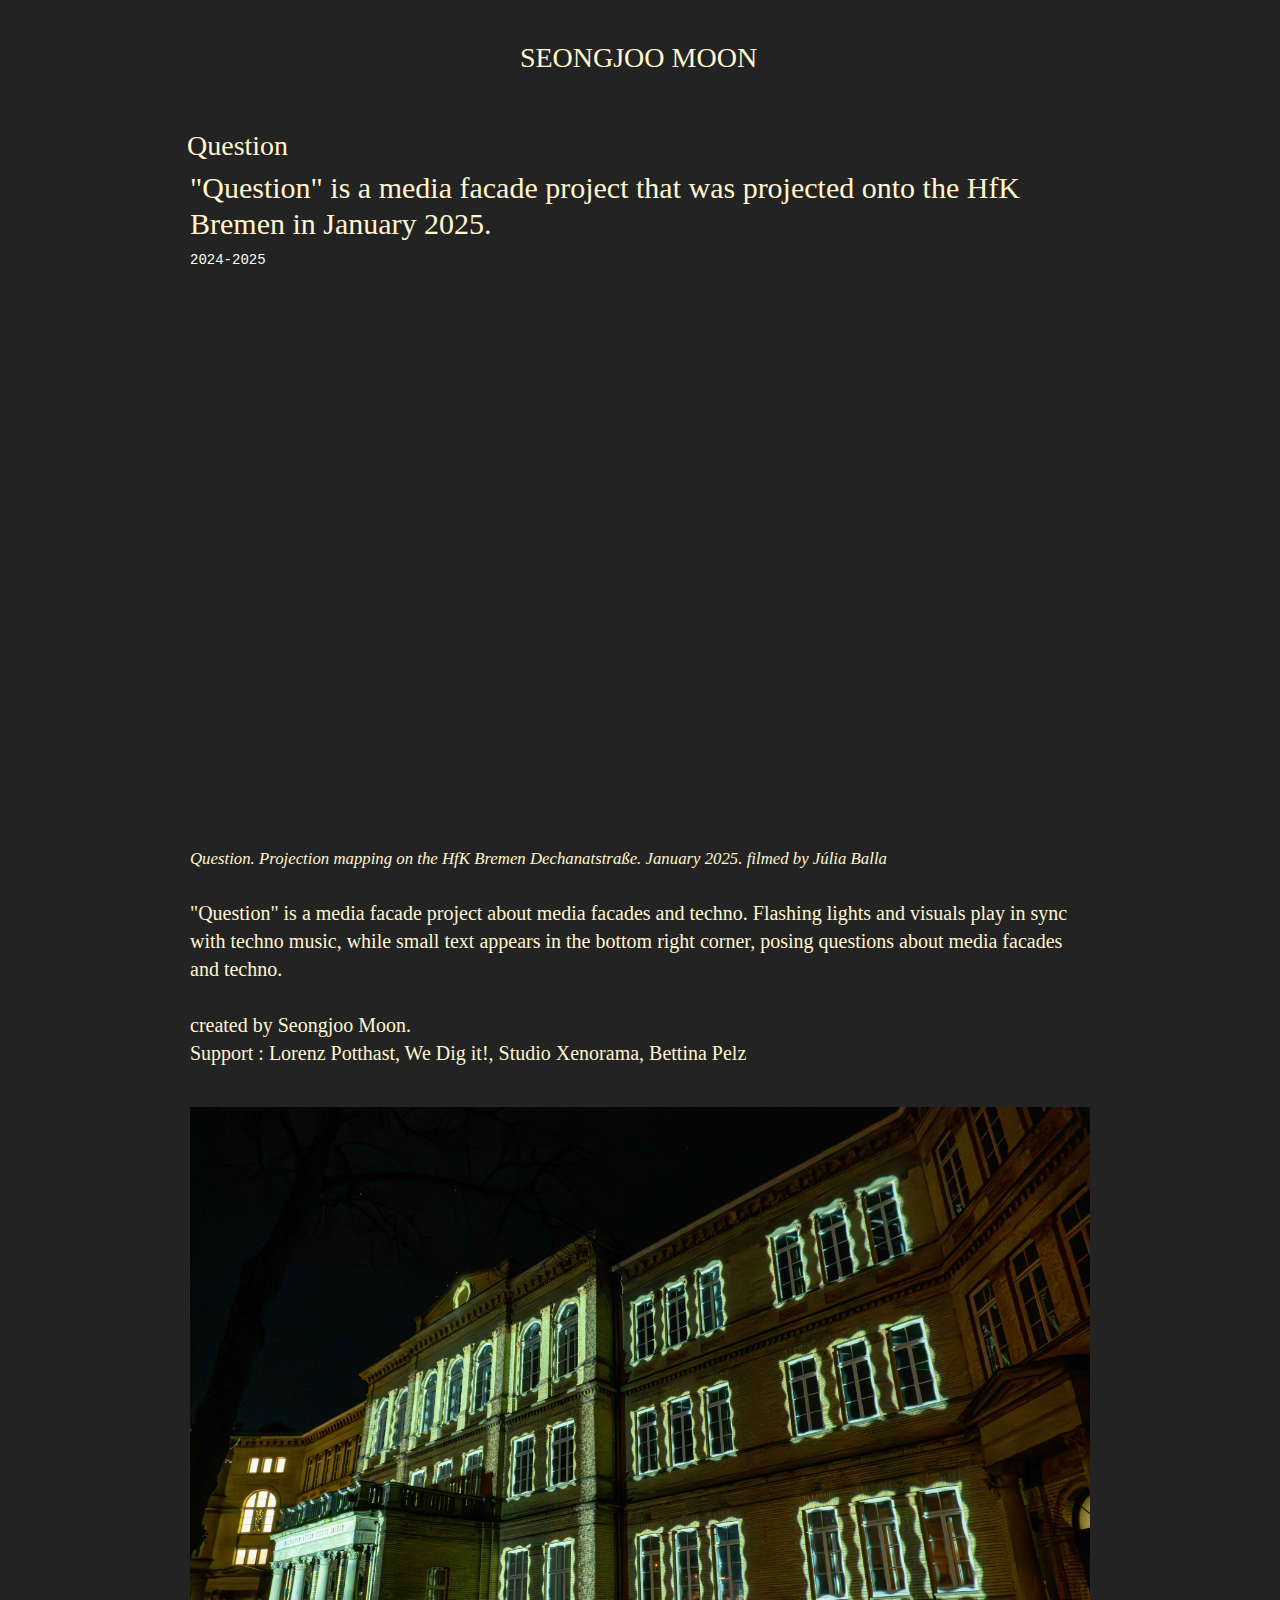
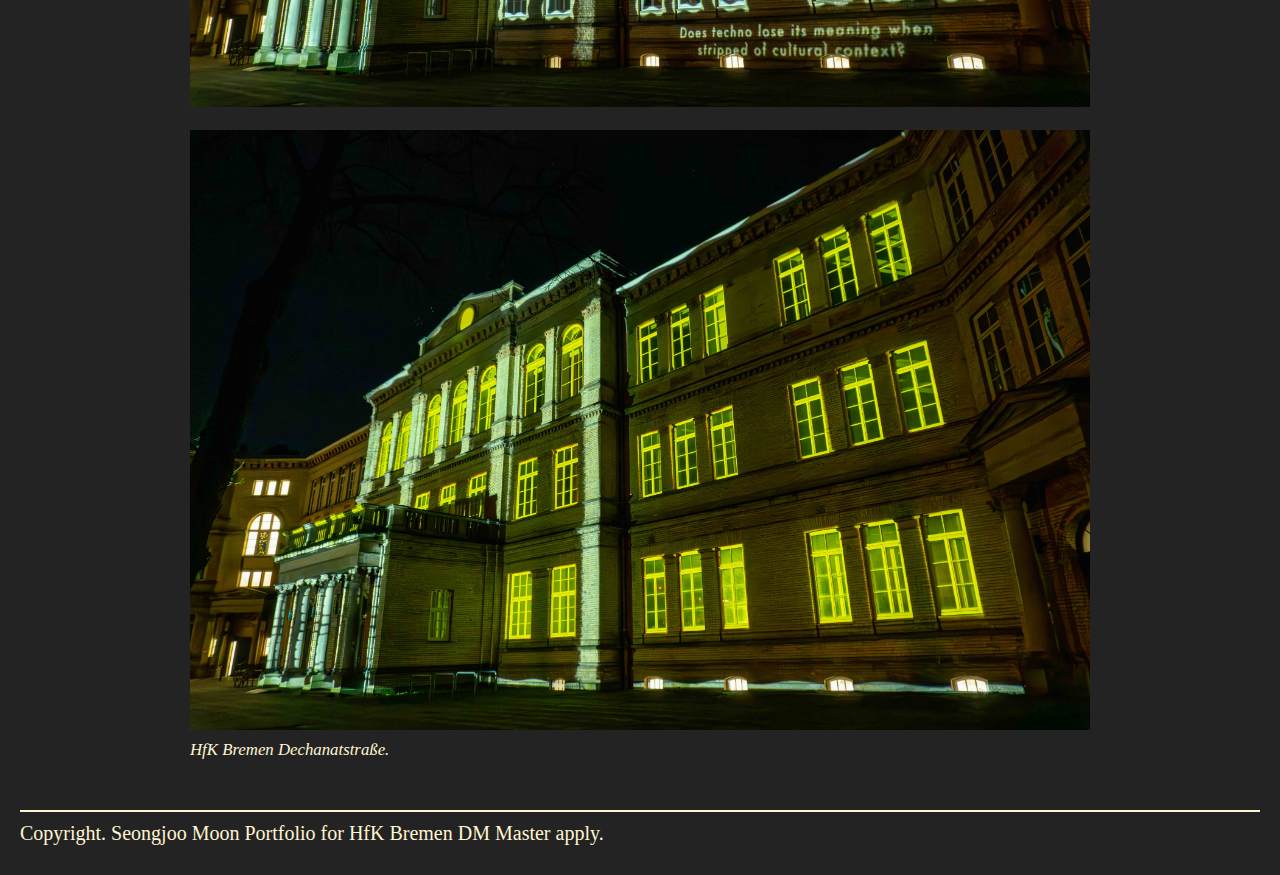
<file: projects/question.html>
<!DOCTYPE HTML>
<html lang="en">

<head>
    <meta charset="utf-8">

    <title>Seongjoo Moon Portfolio for HfK Bremen DM Master apply</title>

    <meta name="viewport" content="width=device-width, initial-scale=1">
    <meta name="description" content="Seongjoo Moon 문성주" />
    <meta name="keywords" content="Seongjoo Moon, Artist" />

    <link rel="stylesheet" href="../assets/style.css">
</head>

<body>
    <header class="site-header">
        <h1><a href="../index.html" id="top">Seongjoo Moon</a></h1>
    </header>

    <main class="article high-tech-problems">
        <article>
            <section class="article" id="content">
                <header class="entry-header">
                    <h1 class="entry-title">
                        Question</h1>
                    <p class="summary">
                        "Question" is a media facade project that was projected onto the HfK Bremen in January 2025.
                    </p>
                    <div class="metadata">
                        <div><time class="published">2024-2025</time> </div>
                    </div>
                </header>

                <div class="entry-content">

                    <figure>
                        <div class="container">
                            <iframe class="responsive-iframe"
                                src="https://www.youtube.com/embed/HNuYSkytieE?si=RJf0c16czMaX2Km_" 
                                allowfullscreen></iframe>
                        </div>
                        <div class="figure-controls">
                            <figcaption class="caption">
                                <span><em>Question. Projection mapping on the HfK Bremen Dechanatstraße. January 2025. filmed by Júlia Balla</em></span>
                            </figcaption>
                        </div>
                    </figure>

                    <p></p>
                    <p>
                        "Question" is a media facade project about media facades and techno. 
                        Flashing lights and visuals play in sync with techno music, while small text appears 
                        in the bottom right corner, posing questions about media facades and techno.
                        <br>
                        <br>
                        created by Seongjoo Moon. <br>
                        Support : Lorenz Potthast, We Dig it!, Studio Xenorama, Bettina Pelz
                    </p>
                    
                    <figure>
                        <img src="../assets/images/questions-1.jpg" alt=" "><br>

                        <img src="../assets/images/questions-2.jpg" alt=" ">
                        <div class="figure-controls">
                            <figcaption class="caption">
                                <span><em>HfK Bremen Dechanatstraße.</em></span>
                            </figcaption>
                        </div>
                    </figure>
                </div>
            </section>  
        </article>
    </main>
</body>


<footer>
    Copyright. Seongjoo Moon Portfolio for HfK Bremen DM Master apply.
</footer>
</file>
<file: assets/style.css>
@charset "UTF-8";

/*
	Theme Name: Seongjoo Moon Portfolio
	Theme URI: 
  base on https://solar.lowtechmagazine.com's thema
	Origunal Author: Marie Otsuka, Roel Roscam Abbing
    Author URI: http://motsuka.com/, http://roelof.info/
	License: AGPL 3.0
	License URI: https://choosealicense.com/licenses/agpl-3.0/
  Modified by: Seongjoo Moon
*/
:root {
  --color-primary: #fff5d1;
  --color-sky: #f0f8ff;
  --color-sub: #fffcf5;
  --color-bg: #232323;
  --color-low: #162dab;
  --color-high: #d11305;
  --color-obs: #006951;
  --highlight: rgb(220 220 220);
  --pad-small: 0.25rem;
  --pad: 0.5rem;
  --pad-large: 1rem;
  --pad-xlarge: 2rem;
  --pad-section: 3rem;
  --monospace: monospace;
  --font-less: .85rem;
  --font-xlarge: 2.5rem;
  --font-large: 2rem;
  --font-medium: 1.4rem;
  --font-body: 1rem;
  --font-small: 0.7rem;
  --max-img-width: 45rem;
  --max-content-width: 45rem;
  --middle-content-width: 20rem;
  --content-width: 100%;
}

@media only screen and (max-width: 980px) {
  :root {
    --content-width: 90%;
  }
}

@media only screen and (max-width: 550px) {
  :root {
    --content-width: 100%;
  }
}

* {
  box-sizing: border-box;
  padding: 0;
  margin: 0;
}

html {
  font-size: 20px;
}

body {
  background: var(--color-bg);
  color: var(--color-primary);
  padding: var(--pad-large);
}

h1,
h2,
h3,
h4,
h5,
h6 {
  font-weight: normal;
}

h1 {
  font-size: var(--font-medium);
  line-height: 1.0;
  text-indent: -.15rem;
}

p {
  line-height: 1.4;
}

a {
  color: var(--color-primary);
  text-decoration: none;
  padding-bottom: 0.05em;
  border-bottom: 1px solid;
}

a:hover {
  color: var(--color-sub);
  text-decoration: none;
}

.mono {
  font-family: var(--monospace);
}

code {
  font-size: 0.9em;
  color: var(--color-sub);
}

code.category {
  width: 100% !important;
}

.istrue {
  color: #006951;
}

/*---------------------
MAIN STRUCTURES
---------------------*/
header,
main,
footer,
section {
  position: relative;
  padding: var(--pad) 0;
}

main {
  margin-bottom: var(--pad-large);
}

footer {
  border-top: 2px solid var(--color-primary);
}

.site-header a,
.site-footer a {
  border-bottom: 0;
  padding-bottom: 0;
}

.site-header h1 {
  text-transform: uppercase;
  position: relative;
  display: inline-block;
  width: auto;
  height: 1.35em;
  padding: 0.5em 0.5em 0.25em;
  color: inherit !important;
  text-decoration: none !important
}

.site-header {
  text-align: center;
}


/*---------------
  Responisve Youtube
  ------------*/

.container {
  position: relative;
  width: 100%;
  overflow: hidden;
  padding-top: 56.25%;
  /* 16:9 Aspect Ratio */
}

.containervertical {
  position: relative;
  width: 50%;
  height: 50%;
  overflow: hidden;
  padding-top: 178.88%;
  /* 16:9 Aspect Ratio */

}


/* Then style the iframe to fit in the container div with full height and width */
.responsive-iframe {
  position: absolute;
  top: 0;
  left: 0;
  bottom: 0;
  right: 0;
  width: 100%;
  height: 100%;
  border: none;
}



/*---------------
ICONS AND SVG STYLING
----------------*/
.svg_stroke {
  fill: none;
  stroke: var(--color-primary);
  stroke-miterlimit: 10;
  stroke-width: 33px;
}

.svg_fill {
  fill: var(--color-primary);
}

a:hover .svg_stroke {
  stroke: var(--color-sub);
}

a:hover .svg_fill {
  fill: var(--color-sub);
}

a:hover .icon {
  fill: var(--color-sub);
}


/*-----------
NAVIGATION
-----------*/
#menu-s>span {
  display: none;
}

nav {
  width: 100%;
  position: relative;
}

nav a {
  display: inline-block;
  border-bottom: none;
}

nav#menu>ul li {
  display: inline-block;
}

nav#menu>ul li::before {
  content: " | ";
}

nav#menu>ul li:first-child::before,
nav#menu>ul li:last-child::before {
  content: "";
}

nav .category {
  margin: 0;
  display: inline-block;
}

nav .icon {
  top: 4px;
}

nav .rss {
  margin-left: var(--pad-small);
}

.subtitle {
  line-height: 1.2;
}

.subtitle .icon {
  top: 3px;
}

.gray {
  color: var(--color-sub);
}

.social a:last-child {
  padding-left: 1px;
}

.icon {
  width: 20px;
  height: 20px;
}

.bar {
  width: 100px;
  background: black;
  margin: 10px;
}

/*--------------
PAGESIZE INDICATOR
---------------*/
#page-size {
  font-family: var(--monospace);
  color: var(--color-primary);
  color: black;
  position: fixed;
  bottom: 5px;
  font-size: var(--font-small);
}

#back-to-top {
  font-family: var(--monospace);
  position: fixed;
  bottom: 5px;
  right: var(--pad-large);
}

/*--------------
METADATA, BYLINES
---------------*/
.metadata {
  color: var(--color-sub);
  margin: var(--pad) 0;
  font-size: var(--font-small);
  font-family: var(--monospace);
  display: flex;
  flex-wrap: wrap;
  width: 100%;
}

.metadata div {
  margin-right: var(--pad-large);
  margin-bottom: var(--pad-small);
}

.metadata a {
  color: var(--color-sub);
}

@media only screen and (max-width: 550px) {
  .metadata {
    flex-direction: column;
  }

  .metadata div {
    margin-bottom: 0;
  }
}

@media only screen and (max-width: 550px) {

  .metadata .byline,
  .metadata .author {
    line-height: 1.5;
  }
}

.tags {
  font-family: var(--monospace);
}

@media only screen and (max-width: 550px) {
  .tags {
    font-size: var(--font-small);
  }
}

.linklist {
  margin-right: 0.5em;
  line-height: 1.35;
  cursor: pointer;
  border-bottom: 1px solid;
  font-size: var(--font-small);
}

.choosetag:hover,
.tagon {
  color: var(--color-sub);
  border-bottom: 1px transparent;
}

.art-line {
  display: none;
}

.activeselect {
  display: block;
}

details>summary:hover {
  color: var(--color-sub);
  cursor: pointer;
}

/*---------------
HOMEPAGE & INDEX LIST
---------------*/
time {
  font-family: var(--monospace);
  display: block;
  color: var(--color-sub);
  font-size: var(--font-small);
}

.grid {
  list-style-type: none;
  width: 100%;
  display: grid;
  grid-template-columns: repeat(4, 1fr);
  gap: var(--pad-large);
}

.grid time {
  margin-top: var(--pad-small);
}

.cover {
  grid-column: span 4;
}

.cover a {
  display: grid;
  grid-template-columns: repeat(4, 1fr);
  gap: var(--pad-large);
  border-bottom: none;
}

.cover a .image {
  grid-column: 2/-1;
}

.cover a .image-left {
  grid-column: 1/4;
}

.cover a .image-center {
  grid-column: span 4;
}

.cover a .text {
  grid-column: span 4;
}

@media only screen and (max-width: 980px) {

  .cover a .text,
  .cover a .image {
    grid-column: span 4;
  }

  .cover a .image-left {
    grid-column: span 4;
  }

  .cover a .image-center {
    grid-column: span 4;
  }

  .cover a .image .image-center .image-left {
    max-height: 350px;
    overflow: hidden;
  }

  .cover a .image .featured-img .image-center .image-left {
    height: 350px;
  }
}

.cover .featured-img {
  height: 550px;
  overflow: hidden;
  background-size: cover;
}

@media only screen and (max-width: 980px) {
  .cover .featured-img .featured-img {
    height: 350px;
  }
}

.cover .entry-title {
  margin-top: 0;
}

.featured-img {
  margin: var(--pad) 0;
  width: 100%;
  height: 210px;
  background-repeat: no-repeat;
  background-size: cover;
  background-position: center;
  mix-blend-mode: normal;
}

.pagination {
  margin: var(--pad-xlarge) 0 var(--pad);
  text-align: center;
}

#about .article-list time {
  display: none;
}

/*-----
ARCHIVES
-------*/
#archive-list {
  list-style-type: none;
  margin-bottom: 2rem;
}

#archive-list li {
  list-style-type: none;
  padding: var(--pad-small);
  overflow: auto;
  border-bottom: 1px solid transparent;
}

#archive-list li a {
  border-bottom: none;
}

#archive-list li:hover {
  border-color: var(--color-primary);
}

#archive-list .category,
#archive-list .article-title,
#archive-list time {
  float: left;
  padding-right: var(--pad);
  margin: 0;
}

#archive-list time {
  color: var(--color-primary);
  padding-top: 5px;
}

#archive-list time,
#archive-list #date {
  width: 20%;
}

#archive-list #title,
#archive-list .article-title {
  width: 60%;
}

#archive-list #cat,
#archive-list .category {
  margin: 0;
  width: 20%;
}

@media only screen and (max-width: 550px) {

  #archive-list #title,
  #archive-list #date,
  #archive-list #cat {
    width: 33%;
  }

  #archive-list time,
  #archive-list .article-title,
  #archive-list .category,
  #archive-list #searchtag .post-info,
  #archive-list #filltag {
    width: 100%;
  }

  #archive-list time,
  #archive-list .category {
    padding: var(--pad-small) 0;
  }
}

#filters {
  width: 100%;
  padding: 0.25rem 0 .2rem 0;
  text-transform: uppercase;
  letter-spacing: 1px;
  overflow: auto;
  color: var(--color-primary);
  border: 1px solid var(--color-primary);
  border-right: 0;
  border-left: 0;
}

#filters>div {
  float: left;
}

#searchtag {
  padding: var(--pad-small) 0;
  color: var(--color-primary);
  border-top: 1px solid var(--color-primary);
  overflow: auto;
}

#searchtag>summary {
  width: 100%;
  float: left;
}

#searchtag .post-info,
#filltag {
  width: 80%;
  float: right;
}

#filltag {
  font-size: var(--font-less);
  cursor: pointer;
  padding: 2px 0 1px;
}

#filltag:hover::after {
  content: "(-)";
}

@media only screen and (max-width: 980px) {
  #filltag {
    width: 100%;
    float: left;
  }
}

.filter:hover {
  cursor: pointer;
}

.filter.active::after {
  font-size: 0.8em;
  position: relative;
  top: -3px;
}

.filter.active.asc::after {
  content: "\2191";
}

.filter.active.desc::after {
  content: "\2193";
}

/*------------
ARTICLE TYPOGRAPHY
--------------*/
.post-info {
  overflow: auto;
  margin-top: var(--pad-small);
  font-size: var(--font-small);
}

.post-info time {
  float: left;
  font-style: normal;
  padding-right: 0.2rem;
}

.post-info address {
  float: left;
  font-style: normal;
  padding-right: var(--pad);
}

.entry-title {
  margin: var(--pad-large) 0 var(--pad) 0;
}

.entry-header,
figure,
.figure-controls {
  max-width: var(--max-img-width);
  margin: auto;
}

.entry-content h2,
.entry-content h3,
.entry-content h4,
.entry-content h5,
.entry-content p,
.entry-content dl,
.entry-content ol,
.entry-content ul,
.entry-content pre,
.entry-content table,
.entry-content blockquote,
.entry-content details,
.entry-content #comment-list {
  max-width: var(--max-content-width);
  width: var(--content-width);
}

.entry-content pre {
  margin: auto;
}

.entry-content h2 {
  font-size: var(--font-large);
  text-indent: -.15rem;
  margin: var(--pad-section) auto 0;
}

.entry-content h3,
.entry-content h4 {
  font-size: var(--font-body);
  font-style: italic;
}

.entry-content h3 {
  margin: calc(4*var(--pad)) auto 0;
}

.entry-content h4,
.entry-content p,
.entry-content details,
.entry-content table,
.entry-content ol,
.entry-content ul,
.entry-content dl {
  margin: var(--pad-large) auto;
}

.entry-content ol,
.entry-content ul {
  line-height: 1.4;
}

.entry-content li {
  margin-left: var(--pad-large);
  margin-bottom: var(--pad);
}

.entry-content li details {
  margin: auto;
}

.entry-content li>p {
  margin: 0;
  margin-bottom: var(--pad);
}

.entry-content details>summary {
  margin-bottom: var(--pad);
}

.entry-content .caption {
  font-size: calc(1.2 * var(--font-small));
  margin-top: var(--pad-small);
}

.entry-content .caption p {
  display: inline;
}

.entry-content .caption li {
  margin-bottom: 0;
}

/*---------------
FIGURES AND IMAGES
----------------*/
.vertical {
  max-width: var(--max-content-width);
  margin: auto;
}

img {
  width: 100%;
  display: block;
}

figure {
  overflow: hidden;
  margin: auto;
  margin-top: var(--pad-xlarge);
}


.uncompressed {
  mix-blend-mode: multiply;
  width: 106%;
  margin: 0 3% 0 -3%;
}

.figure-controls {
  padding: var(--pad-small) 0 var(--pad);
}

.imgindicator {
  display: inline;
  visibility: hidden;
  color: var(--color-sub);
  font-family: var(--monospace);
  font-size: .8em;
}

[data-imgstate="undither"] .figure-controls .view-orig {
  display: none;
}

[data-imgstate="undither"] .figure-controls .view-dither {
  display: inline;
}

[data-imgstate="dither"] .figure-controls .view-orig {
  display: inline;
}

[data-imgstate="dither"] .figure-controls .view-dither {
  display: none;
}

.dither-toggle {
  display: inline-block;
  width: 1em;
  height: 1em;
  top: 3px;
  position: relative;
}

.dither-toggle:hover {
  cursor: pointer;
}

.dither-toggle:hover .svg_fill {
  fill: var(--color-sub);
}

.dither-toggle:hover+.imgindicator {
  visibility: visible;
}

.setuptable thead tr:first-child td,
.setuptableclass+table thead tr:first-child td {
  border-bottom: 0;
}

.setuptable td,
.setuptable th,
.setuptableclass+table td,
.setuptableclass+table th {
  padding-left: 5%;
}

.setuptable td:first-child,
.setuptable th:first-child,
.setuptableclass+table td:first-child,
.setuptableclass+table th:first-child {
  width: 100px;
  border-right: 2px solid;
  padding-left: 0;
}

p.summary {
  font-size: 1.5rem;
  text-indent: 0;
  line-height: 1.2;
}

p.translators {
  font-style: italic;
  margin: 0.5rem 0;
}

blockquote {
  margin: var(--pad-large) auto;
  border: 1px solid var(--color-primary);
  border-width: 2px 0;
}

blockquote p {
  font-size: var(--font-medium);
  line-height: 1.3;
  text-indent: 0;
}

.longquote {
  margin: var(--pad-large);
  margin-bottom: 0;
  border-left: 1px solid var(--color-primary);
  padding-left: var(--pad-large);
}

.longquote p {
  font-size: 0.9rem;
}

iframe {
  margin: auto;
  display: block;
}

hr {
  border: 0;
  border-top: 2px solid black;
}

/*------------------
POST FOOTER
-------------------*/
.post-footer,
.footnotes,
.comments {
  width: var(--content-width);
  max-width: var(--max-content-width);
  margin: auto;
}

.post-footer {
  margin-top: var(--pad-xlarge);
  border-top: 2px solid black;
  padding-top: var(--pad-large);
}

.post-footer li {
  font-size: var(--font-medium);
  line-height: 1.5;
  list-style-type: none;
}

/*------------------
COMMENTS & DROPDOWNS
-------------------*/
.comments {
  padding: var(--pad-large) 0;
  margin-top: var(--pad-large);
  border-top: 2px solid black;
}

.comments details {
  margin-top: var(--pad);
  font-family: var(--monospace);
}

.comments details summary:hover {
  color: var(--color-sub);
}

#comments-list {
  margin: auto;
  margin-top: 1rem;
  font-size: var(--font-small);
  font-family: var(--monospace);
  counter-reset: comments;
  overflow: hidden;
}

#comments-list a {
  word-wrap: break-word;
}

#comments-list h5 {
  font-size: .75rem;
  font-weight: normal;
  border-top: 1px solid black;
  padding-top: var(--pad);
  margin: var(--pad) 0;
  width: 100%;
}

#comments-list h5::before {
  counter-increment: comments;
  content: counter(comments) ")";
  padding-right: 5px;
}

#comments-list ol,
#comments-list ul {
  line-height: 1.4;
  padding-left: 2em;
}

#comments-list ol li,
#comments-list ul li {
  margin: 1em 2em;
}

#comments-list p+p {
  text-indent: 3em;
}

/*------------------
FOOTNOTES & REFERENCES
-------------------*/
.footnotes {
  font-size: var(--font-small);
  padding-top: var(--pad-large);
}

.footnotes ol {
  margin-left: var(--pad);
}

.footnotes li {
  margin-bottom: var(--pad);
}

.footnotes p {
  line-height: 1.2;
  word-wrap: break-word;
  margin: 0;
  width: 100%;
}

.footnotes hr {
  margin-bottom: var(--pad-large);
}

.footnotes table {
  width: 100%;
}

sup {
  position: relative;
  top: 2px;
  left: -2px;
  font-size: 0.6em;
  font-family: var(--monospace);
  margin-right: 5px;
}

sup a {
  border-bottom: none;
}

sub {
  vertical-align: baseline;
  font-size: 0.75rem;
}

.ref {
  border: 1px solid var(--color-primary);
  padding: var(--pad);
  background: #fff;
  z-index: 10;
  position: absolute;
  right: 0;
  width: 300px;
  margin-top: -2rem;
  max-width: 50%;
  display: none;
}

.ref p {
  margin: 0;
  word-wrap: break-word;
  display: inline;
}

.ref:hover {
  cursor: pointer;
}

.ref .footnote-backref {
  display: none;
}

a.footnote-backref {
  border-bottom: none;
  padding-right: var(--pad-small);
}

[id^=fn] .ref {
  text-indent: 0;
}

.show .ref {
  display: block;
}

#related {
  border-top: 2px solid var(--color-primary);
}

/*------------------
ETC
-------------------*/
.button {
  display: block;
  padding: var(--pad);
  border: 2px solid var(--color-primary);
  border-width: 2px;
  text-align: center;
  margin: 1rem auto;
  width: 400px;
}

.button:hover {
  cursor: pointer;
  color: var(--color-sub);
  border-color: var(--color-sub);
}

.button .icon {
  vertical-align: bottom;
}

address p {
  display: inline;
}

/*------------------
POST NAVIGATION
-------------------*/
.post-info {
  padding: var(--pad-large) 0 calc(var(--pad-large)*2);
}

#post-nav {
  width: 100%;
  list-style-type: none;
  overflow: auto;
  margin-bottom: var(--pad-large);
}

#post-nav li {
  display: block;
  float: left;
  width: 50%;
}

#post-nav li.newer {
  padding-right: var(--pad);
}

#post-nav li.older {
  float: right;
}

#post-nav .gray {
  font-size: var(--font-small);
}

/*------------------
FOOTER
-------------------*/
footer h2 {
  text-transform: uppercase;
}

footer .dashboard {
  margin-top: var(--pad-large);
}

footer .dashboard .weather_day::before {
  content: " ";
  display: block;
}

footer .dashboard .weather_day:first-child::before {
  content: "";
}

.footer-links a {
  display: block;
}

.weather_icon {
  background: url(/icons/weather_sprite.svg);
  display: inline-block;
  height: 1rem;
  width: 1rem;
  position: relative;
  top: 3px;
  left: 5px;
  background-size: 110px;
  background-position: -40px 0;
  background-repeat: no-repeat;
}

.partly-cloudy-day {
  background-position: -20px 0;
}

.clear-day {
  background-position: 0 0;
}

.clear-night {
  background-position: -60px 0;
}

.partly-cloudy-night {
  background-position: -80px 0;
}

.rain {
  background-position: -100px 0;
}

footer .weather_text {
  display: none;
}

.entry-content .weather_text {
  display: inline-block;
  padding-left: 0.5rem;
}

.entry-content .weather_day {
  margin-top: 1rem;
  display: block;
  text-transform: uppercase;
}

#server {
  margin: auto;
  margin-bottom: 50px;
}

#server dt,
#server dd {
  padding: var(--pad) 0;
  border-bottom: 1px solid var(--color-primary);
}

#server dt {
  width: 300px;
  float: left;
  padding-right: 1rem;
}

@media only screen and (max-width: 980px) {
  #server dt {
    float: none;
    width: 100%;
    border-bottom: 0;
    padding-bottom: 0;
  }
}

#stats dt {
  float: left;
}

#stats dt::after {
  content: ":\00a0 ";
}

/*---------------
Global Responsive Styles
------------*/
@media only screen and (max-width: 980px) {
  html {
    font-size: 18px;
  }

  .article-list .grid .article {
    grid-column: span 2;
  }

  #menu-s span {
    display: block;
    text-transform: uppercase;
    letter-spacing: 1px;
    padding-top: 2px;
  }

  #menu-s span:hover {
    cursor: pointer;
    color: var(--color-sub);
  }

  nav#menu>ul li {
    display: block;
    margin: 0 var(--pad) 0 0;
  }

  nav#menu>ul li::before {
    content: "";
  }

  #menu-list {
    height: 0;
    padding-left: 26px;
    overflow: hidden;
    transition: height 300ms ease-in-out;
  }

  #menu-list.show {
    height: 100%;
  }
}

@media only screen and (max-width: 550px) {
  :root {
    --font-xlarge: 2rem;
    --font-large: 1.4rem;
  }

  html {
    font-size: 16px;
  }

  #menu-s span {
    padding-top: 3px;
  }

  .cover .image {
    grid-row: 1;
  }

  .cover .text {
    grid-row: 2;
  }

  .cover .text_m {
    grid-column: span 4;
  }

  .article-list .grid {
    display: block;
  }

  .article-list .grid .article,
  .article-list .grid .cover {
    margin-bottom: var(--pad-section);
  }

  .article-list .grid .featured-img {
    margin-bottom: 0;
  }

  sup {
    font-size: 0.7em;
  }

  .footnotes ol {
    margin-left: var(--pad-large);
  }

  .dashboard .grid {
    grid-template-columns: repeat(2, 1fr);
  }
}

@media print {
  html {
    font-size: 10.5pt;
  }

  body {
    background: none;
  }

  h1,
  footer h2 {
    font-size: 1.2rem;
    margin: 0;
    display: inline-block;
  }

  .subtitle {
    display: inline-block;
    margin: 0;
  }

  .subtitle .icon {
    height: 1rem;
  }

  h1.entry-title {
    font-size: 2rem;
    margin-top: 2rem;
  }

  p.summary {
    margin-bottom: 1rem;
  }

  .entry-content {
    columns: 2;
    column-gap: 20pt;
  }

  .entry-content a {
    text-decoration: none;
  }

  .entry-content a:after {
    content: " (" attr(href) ") ";
    font-size: var(--font-small);
    font-weight: normal;
  }

  .entry-content h2 {
    font-size: 1.5rem;
    margin-bottom: 0.5rem;
  }

  .entry-content figure {
    max-width: none;
    margin: 1rem auto 0.5rem auto;
    background-color: white !important;
    mix-blend-mode: normal !important;
    page-break-inside: avoid;
  }

  .entry-content figure img {
    max-width: 100%;
    mix-blend-mode: normal !important;
  }

  .entry-content .caption {
    margin-bottom: 1rem;
  }

  .entry-content h2,
  .entry-content h3,
  .entry-content p,
  .entry-content .footnote {
    max-width: none;
    width: 100%;
  }

  .entry-content p {
    margin: 0;
    line-height: 1.2;
    text-indent: 2rem;
  }

  .entry-content h2+p,
  .entry-content .caption,
  .entry-content .caption+p,
  .entry-content .footnote p {
    text-indent: 0;
  }

  .entry-content blockquote p {
    line-height: 1.1;
    text-indent: 0;
    margin: 1rem 0;
    page-break-inside: avoid;
  }

  #battery_data {
    display: none;
  }

  nav,
  #battery,
  #comment-list,
  #related,
  #post-nav,
  ul.cols .featured-img,
  footer .dashboard {
    display: none;
  }

  ul.cols li {
    max-width: 50%;
  }

}
</file>
